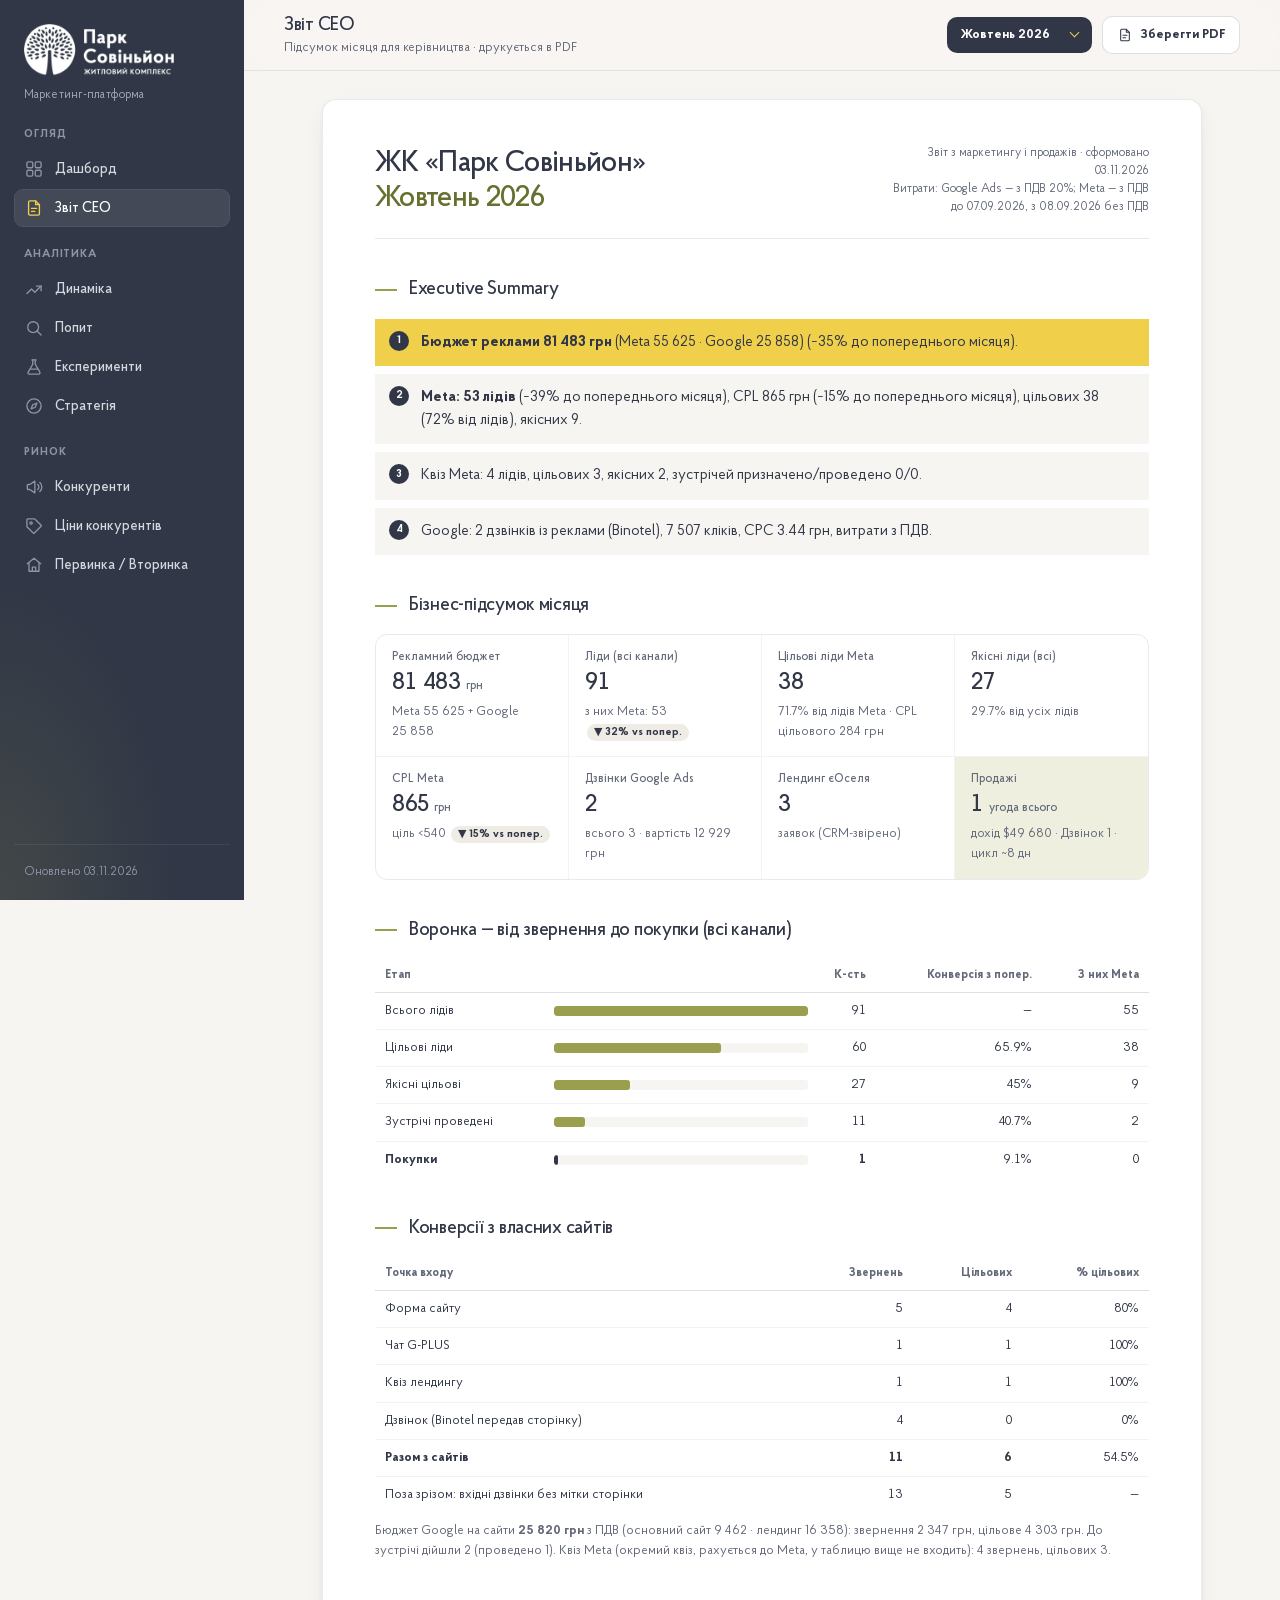
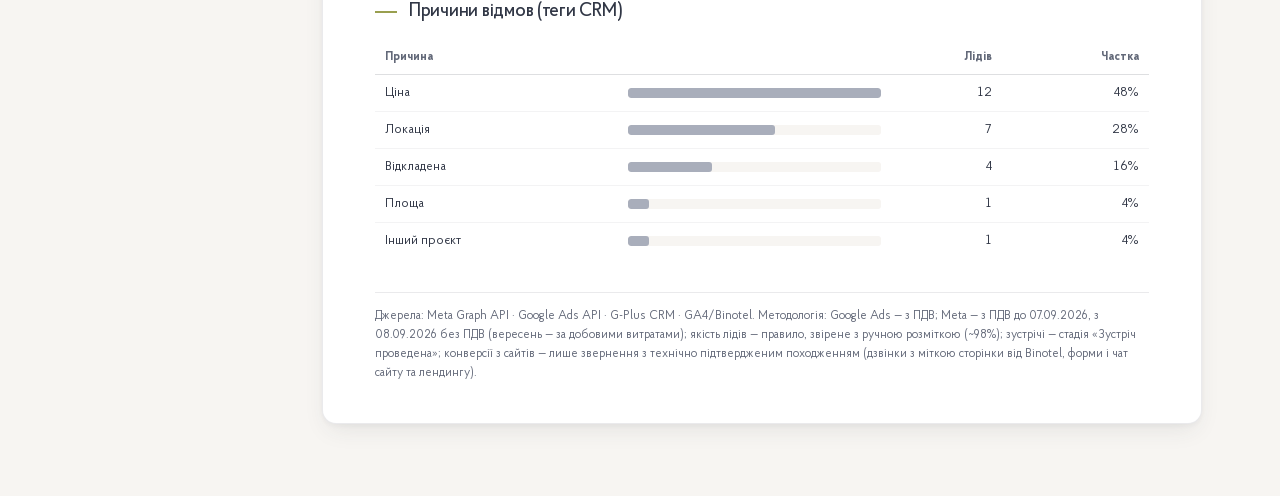
<file: ceo.html>
<!DOCTYPE html><html lang="uk"><head><meta charset="utf-8"><meta name="viewport" content="width=device-width,initial-scale=1"><meta name="robots" content="noindex,nofollow"><meta name="referrer" content="strict-origin-when-cross-origin"><meta name="theme-color" content="#313746"><title>Звіт CEO · Парк Совіньйон</title><link rel="icon" type="image/svg+xml" href="favicon.svg"><link rel="preload" href="fonts/ProbaPro-Medium.woff2" as="font" type="font/woff2" crossorigin><link rel="preload" href="fonts/ProbaPro-Regular.woff2" as="font" type="font/woff2" crossorigin><link rel="stylesheet" href="ps.css">
<style>
/* ── Звіт CEO: сторінка-документ (система — ps.css) ── */
.sheet{max-width:880px;margin:0 auto;background:#fff;border:1px solid var(--line);border-radius:var(--r);box-shadow:var(--sh-2);padding:44px 52px 40px}
@media (max-width:700px){.sheet{padding:24px 18px 28px;border-radius:12px}}
.cover{display:flex;justify-content:space-between;align-items:flex-end;gap:20px;padding-bottom:22px;border-bottom:1px solid var(--line)}
.cover h1{margin:0;font-size:30px;font-weight:500;letter-spacing:var(--tr-h1);line-height:1.15;text-wrap:balance}
.cover h1 span{display:block;color:var(--olive-d)}
.cover .meta{font-size:var(--fs-xs);color:var(--gray);text-align:right;line-height:1.5;max-width:270px}
@media (max-width:700px){.cover{flex-direction:column;align-items:flex-start}.cover .meta{text-align:left}.cover h1{font-size:24px}}
.sheet h2{display:flex;align-items:center;gap:12px;font-size:19px;font-weight:500;letter-spacing:var(--tr-head);margin:36px 0 14px;padding:0;border:0}
.sheet h2::before{content:"";flex:0 0 22px;height:2px;background:var(--olive)}
.es{position:relative;padding:12px 16px 12px 46px;margin-bottom:8px;font-size:var(--fs-body);line-height:1.55;background:var(--cream);counter-increment:es}
.es::before{content:counter(es);position:absolute;left:14px;top:12px;width:20px;height:20px;border-radius:50%;background:var(--navy);color:#fff;font-size:11px;font-weight:600;display:flex;align-items:center;justify-content:center}
.ess{counter-reset:es}
.es:first-child{background:var(--yellow)}
.es:first-child::before{background:var(--navy)}
.kp{display:grid;grid-template-columns:repeat(4,minmax(0,1fr));border:1px solid var(--line);border-radius:12px;overflow:hidden}
@media (max-width:700px){.kp{grid-template-columns:1fr 1fr}}
.k{padding:14px 16px;border-right:1px solid var(--line-soft);border-bottom:1px solid var(--line-soft);min-width:0}
.k:nth-child(4n){border-right:0}.k:nth-last-child(-n+4){border-bottom:0}
@media (max-width:700px){.k:nth-child(4n){border-right:1px solid var(--line-soft)}.k:nth-child(2n){border-right:0}.k:nth-last-child(-n+4){border-bottom:1px solid var(--line-soft)}.k:nth-last-child(-n+2){border-bottom:0}}
.k .l{font-size:var(--fs-xs);color:var(--gray);font-weight:500;line-height:1.35}
.k .v{font-size:24px;font-weight:500;letter-spacing:var(--tr-num);margin-top:4px;line-height:1.15;font-variant-numeric:tabular-nums}
.k .v small{font-size:var(--fs-xs);color:var(--gray);font-weight:500;letter-spacing:0}
.k .s{font-size:var(--fs-xs);color:var(--gray);margin-top:5px;line-height:1.45}
.k .s small{display:inline-block;font-size:11px;font-weight:600;color:var(--navy);background:var(--cream-2);border-radius:999px;padding:0 7px;margin-left:2px}
.k.hl{background:var(--olive-t)}
.sheet table{width:100%;border-collapse:collapse;font-size:var(--fs-sm);margin:4px 0}
.sheet th{text-align:left;color:var(--gray);font-weight:600;font-size:var(--fs-xs);padding:8px 10px;border-bottom:1px solid var(--line-2)}
.sheet td{padding:9px 10px;border-bottom:1px solid var(--line-soft);font-variant-numeric:tabular-nums}
.sheet td.n,.sheet th.n{text-align:right}
.sheet tr:last-child td{border-bottom:0}
.sheet td.bc{width:34%;padding-right:0}
.bt{height:10px;background:var(--cream);border-radius:3px;overflow:hidden}
.bt i{display:block;height:100%;background:var(--olive);border-radius:3px}
.bt.dk i{background:var(--navy)}.bt.rj i{background:var(--gray-3)}
.sheet ul{list-style:none;margin:0;padding:0}
.sheet li{position:relative;padding:8px 0 8px 20px;font-size:var(--fs-body);line-height:1.5;border-bottom:1px solid var(--line-soft)}
.sheet li:last-child{border-bottom:0}
.sheet li::before{content:"";position:absolute;left:3px;top:16px;width:7px;height:7px;border-radius:2px;background:var(--olive)}
.plans{background:var(--yellow);padding:6px 20px 8px}
.plans li{border-bottom-color:rgba(49,55,70,.12)}.plans li::before{background:var(--navy)}
.sheet .s{font-size:var(--fs-sm);color:var(--gray);line-height:1.55}
.foot{margin-top:32px;padding-top:14px;border-top:1px solid var(--line);color:var(--gray);font-size:var(--fs-xs);line-height:1.6}
.top-r .btn .ic{width:16px;height:16px}
@media print{
 .sheet{max-width:100%;padding:0;border:0;box-shadow:none;border-radius:0}
 .sheet h2{break-after:avoid} .k,.es,tr,.plans li{break-inside:avoid}
 .es,.plans,.k.hl,.bt,.bt i{-webkit-print-color-adjust:exact;print-color-adjust:exact}
 @page{size:A4;margin:14mm 12mm}
}
</style>
</head><body><a class="skip" href="#content">Перейти до змісту</a><div class="app"><aside class="side" id="side" aria-label="Розділи дашборда"><a class="side-logo" href="index.html" aria-label="Парк Совіньйон — на головну"><img src="img/ui/logo-white.webp" width="180" height="62" alt="Парк Совіньйон"></a><div class="side-cap">Маркетинг-платформа</div><nav class="side-nav"><div class="nv-g"><div class="nv-gt">Огляд</div><a class="nv" href="index.html"><svg class="ic" viewBox="0 0 24 24" width="20" height="20" fill="none" stroke="currentColor" stroke-width="1.6" stroke-linecap="round" stroke-linejoin="round" aria-hidden="true"><rect x="3.5" y="3.5" width="7" height="7" rx="1.5"/><rect x="13.5" y="3.5" width="7" height="7" rx="1.5"/><rect x="3.5" y="13.5" width="7" height="7" rx="1.5"/><rect x="13.5" y="13.5" width="7" height="7" rx="1.5"/></svg><span>Дашборд</span></a><a class="nv on" href="ceo.html" aria-current="page"><svg class="ic" viewBox="0 0 24 24" width="20" height="20" fill="none" stroke="currentColor" stroke-width="1.6" stroke-linecap="round" stroke-linejoin="round" aria-hidden="true"><path d="M14 3.5H7a1.5 1.5 0 0 0-1.5 1.5v14A1.5 1.5 0 0 0 7 20.5h10a1.5 1.5 0 0 0 1.5-1.5V8z"/><path d="M14 3.5V8h4.5"/><path d="M9 12.5h6M9 16h4"/></svg><span>Звіт CEO</span></a></div><div class="nv-g"><div class="nv-gt">Аналітика</div><a class="nv" href="trends.html"><svg class="ic" viewBox="0 0 24 24" width="20" height="20" fill="none" stroke="currentColor" stroke-width="1.6" stroke-linecap="round" stroke-linejoin="round" aria-hidden="true"><path d="M3.5 17.5l5.5-5.5 4 4 7.5-7.5"/><path d="M15 8.5h5.5V14"/></svg><span>Динаміка</span></a><a class="nv" href="demand.html"><svg class="ic" viewBox="0 0 24 24" width="20" height="20" fill="none" stroke="currentColor" stroke-width="1.6" stroke-linecap="round" stroke-linejoin="round" aria-hidden="true"><circle cx="11" cy="11" r="6.5"/><path d="M20.5 20.5l-4.9-4.9"/></svg><span>Попит</span></a><a class="nv" href="experiments.html"><svg class="ic" viewBox="0 0 24 24" width="20" height="20" fill="none" stroke="currentColor" stroke-width="1.6" stroke-linecap="round" stroke-linejoin="round" aria-hidden="true"><path d="M9.5 3.5h5"/><path d="M10.5 3.5v5.2L5 18.2a1.5 1.5 0 0 0 1.3 2.3h11.4a1.5 1.5 0 0 0 1.3-2.3l-5.5-9.5V3.5"/><path d="M7.5 14.5h9"/></svg><span>Експерименти</span></a><a class="nv" href="strategy.html"><svg class="ic" viewBox="0 0 24 24" width="20" height="20" fill="none" stroke="currentColor" stroke-width="1.6" stroke-linecap="round" stroke-linejoin="round" aria-hidden="true"><circle cx="12" cy="12" r="8.5"/><path d="M15.5 8.5l-2 5-5 2 2-5z"/></svg><span>Стратегія</span></a></div><div class="nv-g"><div class="nv-gt">Ринок</div><a class="nv" href="competitors.html"><svg class="ic" viewBox="0 0 24 24" width="20" height="20" fill="none" stroke="currentColor" stroke-width="1.6" stroke-linecap="round" stroke-linejoin="round" aria-hidden="true"><path d="M4 10v4a1 1 0 0 0 1 1h2l6 4V5L7 9H5a1 1 0 0 0-1 1z"/><path d="M16.5 9a4 4 0 0 1 0 6"/><path d="M19 6.5a7.5 7.5 0 0 1 0 11"/></svg><span>Конкуренти</span></a><a class="nv" href="prices.html"><svg class="ic" viewBox="0 0 24 24" width="20" height="20" fill="none" stroke="currentColor" stroke-width="1.6" stroke-linecap="round" stroke-linejoin="round" aria-hidden="true"><path d="M3.5 12.6V4.5a1 1 0 0 1 1-1h8.1a1 1 0 0 1 .7.3l7.2 7.2a1 1 0 0 1 0 1.4l-8.1 8.1a1 1 0 0 1-1.4 0l-7.2-7.2a1 1 0 0 1-.3-.7z"/><circle cx="8.5" cy="8.5" r="1.4"/></svg><span>Ціни конкурентів</span></a><a class="nv" href="own_market.html"><svg class="ic" viewBox="0 0 24 24" width="20" height="20" fill="none" stroke="currentColor" stroke-width="1.6" stroke-linecap="round" stroke-linejoin="round" aria-hidden="true"><path d="M4 10.5L12 4l8 6.5"/><path d="M6 9v10.5h12V9"/><path d="M10 19.5v-5h4v5"/></svg><span>Первинка / Вторинка</span></a></div></nav><div class="side-ft">Оновлено 03.11.2026</div></aside><div class="scrim" id="scrim" hidden></div><div class="main"><header class="top"><button class="burger" id="burger" type="button" aria-label="Меню" aria-controls="side" aria-expanded="false"><svg class="ic" viewBox="0 0 24 24" width="20" height="20" fill="none" stroke="currentColor" stroke-width="1.6" stroke-linecap="round" stroke-linejoin="round" aria-hidden="true"><path d="M4 7h16M4 12h16M4 17h16"/></svg></button><div class="top-t"><h1 class="top-h">Звіт CEO</h1><p class="top-sub">Підсумок місяця для керівництва · друкується в PDF</p></div><div class="top-r"><label class="msel"><span class="sr">Місяць</span><select id="msel"></select></label><button class="btn" type="button" id="printBtn"><svg class="ic" viewBox="0 0 24 24" width="20" height="20" fill="none" stroke="currentColor" stroke-width="1.6" stroke-linecap="round" stroke-linejoin="round" aria-hidden="true"><path d="M14 3.5H7a1.5 1.5 0 0 0-1.5 1.5v14A1.5 1.5 0 0 0 7 20.5h10a1.5 1.5 0 0 0 1.5-1.5V8z"/><path d="M14 3.5V8h4.5"/><path d="M9 12.5h6M9 16h4"/></svg>Зберегти PDF</button></div></header><div id="content">
<main class="pg"><article class="sheet" id="pg"></article></main></div></div></div><script>(function(){var b=document.getElementById("burger"),s=document.getElementById("side"),r=document.getElementById("scrim");function t(o){s.classList.toggle("open",o);r.hidden=!o;b.setAttribute("aria-expanded",o);document.body.classList.toggle("lock",o)}b.addEventListener("click",function(){t(!s.classList.contains("open"))});r.addEventListener("click",function(){t(false)});document.addEventListener("keydown",function(e){if(e.key==="Escape")t(false)})})();</script>
<script>
const DATA={"months": ["2025-11", "2025-12", "2026-01", "2026-02", "2026-03", "2026-04", "2026-05", "2026-06", "2026-07", "2026-08", "2026-09", "2026-10"], "labels": {"2025-11": "Листопад 2025", "2025-12": "Грудень 2025", "2026-01": "Січень 2026", "2026-02": "Лютий 2026", "2026-03": "Березень 2026", "2026-04": "Квітень 2026", "2026-05": "Травень 2026", "2026-06": "Червень 2026", "2026-07": "Липень 2026", "2026-08": "Серпень 2026", "2026-09": "Вересень 2026", "2026-10": "Жовтень 2026", "2026-11": "Листопад 2026"}, "d": {"2025-11": {"spend_meta": 50896, "leads": 118, "cpl": 347, "lf": 40860, "gspend": 46825, "gcpc": 1.01, "vl": "з ПДВ", "total": 177, "green": 25, "celev": 69, "gcalls": 15, "gads": 13, "rej": {"Локація": 8, "Ціна": 26, "Інше місто": 8, "Відкладена": 4, "Площа": 2, "Інший проєкт": 3}, "apt": 2, "rev": 161079, "dsrc": {"Візит": 2}, "meta_n": 0, "meta_rev": 0, "cyc": 86, "landing": 0, "funnel": {"total": 177, "target": 102, "qual": 25, "meet": 20, "deal": 2}, "fmeta": {"total": 118, "target": 69, "qual": 5, "meet": 2, "deal": 0}, "site": {"total": 15, "target": 9, "calls": 0, "calls_ads": 0, "calls_t": 0, "forms": 15, "forms_t": 9, "by": {"Чат G-PLUS": {"n": 3, "t": 0}, "Зворотний зв'язок": {"n": 1, "t": 1}, "Форма сайту": {"n": 11, "t": 8}}, "meet4": 1, "meet5": 1, "untracked": 30, "untracked_t": 11, "cost_main": 46803, "cost_land": 0, "cost": 46803, "n_main": 15, "n_land": 0, "t_main": 9, "t_land": 0, "cpl": 3120, "cpl_t": 5200, "cpl_main": 3120, "cpl_land": 0, "quiz": {"n": 0, "t": 0, "meet4": 0, "meet5": 0}, "land_attr": {}, "ads_n": 3, "ads_t": 2, "cpl_ads": 15601, "cpl_ads_t": 23402}, "ins": {"summary": ["<b>Бюджет реклами 97 721 грн</b> (Meta 50 896 · Google 46 825).", "<b>Meta: 118 лідів</b>, CPL 347 грн, цільових 69 (58% від лідів), якісних 5.", "Google: 13 дзвінків із реклами (Binotel), 46 625 кліків, CPC 1.01 грн, витрати з ПДВ.", "Сайти й лендинг: 15 звернень (основний сайт 15, лендинг єОселя 0), цільових 9; дзвінки без мітки сторінки поза зрізом: 30.", "<b>Лідів усього (Meta + квіз + сайти + лендинг): 133</b>; у CRM за місяць 177 звернень, якісних 25.", "<b>Продажі: 2 угод на $161 079</b>."], "auto": true}}, "2025-12": {"spend_meta": 63548, "leads": 113, "cpl": 422, "lf": 47700, "gspend": 58069, "gcpc": 0.92, "vl": "з ПДВ", "total": 151, "green": 18, "celev": 64, "gcalls": 16, "gads": 12, "rej": {"Ціна": 9, "Локація": 5, "Площа": 2, "Відкладена": 9, "Інше місто": 13, "Чекає будинок": 1}, "apt": 1, "rev": 67800, "dsrc": {"Дзвінок": 1}, "meta_n": 0, "meta_rev": 0, "cyc": 48, "landing": 0, "funnel": {"total": 151, "target": 85, "qual": 18, "meet": 9, "deal": 1}, "fmeta": {"total": 113, "target": 64, "qual": 11, "meet": 2, "deal": 0}, "site": {"total": 8, "target": 6, "calls": 0, "calls_ads": 0, "calls_t": 0, "forms": 8, "forms_t": 6, "by": {"Чат G-PLUS": {"n": 2, "t": 1}, "Форма сайту": {"n": 5, "t": 4}, "Зворотний зв'язок": {"n": 1, "t": 1}}, "meet4": 0, "meet5": 0, "untracked": 25, "untracked_t": 10, "cost_main": 58069, "cost_land": 0, "cost": 58069, "n_main": 8, "n_land": 0, "t_main": 6, "t_land": 0, "cpl": 7259, "cpl_t": 9678, "cpl_main": 7259, "cpl_land": 0, "quiz": {"n": 0, "t": 0, "meet4": 0, "meet5": 0}, "land_attr": {}, "ads_n": 0, "ads_t": 0, "cpl_ads": 0, "cpl_ads_t": 0}, "ins": {"summary": ["<b>Бюджет реклами 121 618 грн</b> (Meta 63 548 · Google 58 069) (+24% до попереднього місяця).", "<b>Meta: 113 лідів</b> (−4% до попереднього місяця), CPL 422 грн (+22% до попереднього місяця), цільових 64 (57% від лідів), якісних 11.", "Google: 12 дзвінків із реклами (Binotel), 62 948 кліків, CPC 0.92 грн, витрати з ПДВ.", "Сайти й лендинг: 8 звернень (основний сайт 8, лендинг єОселя 0), цільових 6; дзвінки без мітки сторінки поза зрізом: 25.", "<b>Лідів усього (Meta + квіз + сайти + лендинг): 121</b>; у CRM за місяць 151 звернень, якісних 18.", "<b>Продажі: 1 угод на $67 800</b>.", "Інтерес до «купити квартиру в Одесі» (Google Trends, індекс): 53 (−15% до попереднього місяця)."], "auto": true}}, "2026-01": {"spend_meta": 66332, "leads": 110, "cpl": 451, "lf": 49597, "gspend": 41370, "gcpc": 0.67, "vl": "з ПДВ", "total": 145, "green": 20, "celev": 61, "gcalls": 7, "gads": 6, "rej": {"Локація": 9, "Інше місто": 14, "Ціна": 9, "Відкладена": 7}, "apt": 0, "rev": 0, "dsrc": {}, "meta_n": 0, "meta_rev": 0, "cyc": null, "landing": 0, "funnel": {"total": 145, "target": 84, "qual": 20, "meet": 14, "deal": 0}, "fmeta": {"total": 108, "target": 61, "qual": 8, "meet": 3, "deal": 0}, "site": {"total": 9, "target": 5, "calls": 0, "calls_ads": 0, "calls_t": 0, "forms": 9, "forms_t": 5, "by": {"Форма сайту": {"n": 6, "t": 3}, "Чат G-PLUS": {"n": 2, "t": 1}, "Зворотний зв'язок": {"n": 1, "t": 1}}, "meet4": 0, "meet5": 0, "untracked": 22, "untracked_t": 12, "cost_main": 41356, "cost_land": 0, "cost": 41356, "n_main": 9, "n_land": 0, "t_main": 5, "t_land": 0, "cpl": 4595, "cpl_t": 8271, "cpl_main": 4595, "cpl_land": 0, "quiz": {"n": 0, "t": 0, "meet4": 0, "meet5": 0}, "land_attr": {}, "ads_n": 2, "ads_t": 0, "cpl_ads": 20678, "cpl_ads_t": 0}, "ins": {"summary": ["<b>Бюджет реклами 107 702 грн</b> (Meta 66 332 · Google 41 370) (−11% до попереднього місяця).", "<b>Meta: 110 лідів</b> (−3% до попереднього місяця), CPL 451 грн (+7% до попереднього місяця), цільових 61 (55% від лідів), якісних 8.", "Google: 6 дзвінків із реклами (Binotel), 61 776 кліків, CPC 0.67 грн, витрати з ПДВ.", "Сайти й лендинг: 9 звернень (основний сайт 9, лендинг єОселя 0), цільових 5; дзвінки без мітки сторінки поза зрізом: 22.", "<b>Лідів усього (Meta + квіз + сайти + лендинг): 119</b>; у CRM за місяць 145 звернень, якісних 20.", "<b>Продажі: 0 угод</b>.", "Інтерес до «купити квартиру в Одесі» (Google Trends, індекс): 55 (+3% до попереднього місяця)."], "auto": true}}, "2026-02": {"spend_meta": 68509, "leads": 140, "cpl": 382, "lf": 53450, "gspend": 49786, "gcpc": 1.04, "vl": "з ПДВ", "total": 170, "green": 16, "celev": 87, "gcalls": 10, "gads": 8, "rej": {"Ціна": 16, "Інше місто": 14, "Локація": 8, "Площа": 3, "Відкладена": 7}, "apt": 0, "rev": 0, "dsrc": {}, "meta_n": 0, "meta_rev": 0, "cyc": null, "landing": 0, "funnel": {"total": 170, "target": 95, "qual": 16, "meet": 9, "deal": 0}, "fmeta": {"total": 142, "target": 87, "qual": 13, "meet": 6, "deal": 0}, "site": {"total": 11, "target": 3, "calls": 7, "calls_ads": 6, "calls_t": 1, "forms": 4, "forms_t": 2, "by": {"Зворотний зв'язок": {"n": 1, "t": 0}, "Дзвінок": {"n": 7, "t": 1}, "Форма сайту": {"n": 2, "t": 2}, "Чат G-PLUS": {"n": 1, "t": 0}}, "meet4": 1, "meet5": 1, "untracked": 14, "untracked_t": 2, "cost_main": 49742, "cost_land": 0, "cost": 49742, "n_main": 11, "n_land": 0, "t_main": 3, "t_land": 0, "cpl": 4522, "cpl_t": 16581, "cpl_main": 4522, "cpl_land": 0, "quiz": {"n": 0, "t": 0, "meet4": 0, "meet5": 0}, "land_attr": {}, "ads_n": 7, "ads_t": 1, "cpl_ads": 7106, "cpl_ads_t": 49742}, "ins": {"summary": ["<b>Бюджет реклами 118 295 грн</b> (Meta 68 509 · Google 49 786) (+10% до попереднього місяця).", "<b>Meta: 140 лідів</b> (+27% до попереднього місяця), CPL 382 грн (−15% до попереднього місяця), цільових 87 (62% від лідів), якісних 13.", "Google: 8 дзвінків із реклами (Binotel), 47 444 кліків, CPC 1.04 грн, витрати з ПДВ.", "Сайти й лендинг: 11 звернень (основний сайт 11, лендинг єОселя 0), цільових 3; дзвінки без мітки сторінки поза зрізом: 14.", "<b>Лідів усього (Meta + квіз + сайти + лендинг): 151</b>; у CRM за місяць 170 звернень, якісних 16.", "<b>Продажі: 0 угод</b>.", "Інтерес до «купити квартиру в Одесі» (Google Trends, індекс): 52 (−5% до попереднього місяця)."], "auto": true}}, "2026-03": {"spend_meta": 75287, "leads": 139, "cpl": 493, "lf": 68562, "gspend": 60697, "gcpc": 1.58, "vl": "з ПДВ", "total": 208, "green": 31, "celev": 79, "gcalls": 25, "gads": 19, "rej": {"Ціна": 24, "Локація": 11, "Площа": 6, "Інше місто": 2, "Відкладена": 5}, "apt": 1, "rev": 93060, "dsrc": {"Візит": 1}, "meta_n": 0, "meta_rev": 0, "cyc": 22, "landing": 0, "funnel": {"total": 208, "target": 127, "qual": 31, "meet": 21, "deal": 1}, "fmeta": {"total": 139, "target": 79, "qual": 5, "meet": 4, "deal": 0}, "site": {"total": 38, "target": 25, "calls": 15, "calls_ads": 11, "calls_t": 5, "forms": 23, "forms_t": 20, "by": {"Дзвінок": {"n": 15, "t": 5}, "Форма сайту": {"n": 11, "t": 9}, "Зворотний зв'язок": {"n": 7, "t": 6}, "Чат G-PLUS": {"n": 4, "t": 4}, "Квіз лендингу": {"n": 1, "t": 1}}, "meet4": 1, "meet5": 1, "untracked": 19, "untracked_t": 11, "cost_main": 60696, "cost_land": 0, "cost": 60696, "n_main": 37, "n_land": 1, "t_main": 24, "t_land": 1, "cpl": 1597, "cpl_t": 2428, "cpl_main": 1640, "cpl_land": 0, "quiz": {"n": 0, "t": 0, "meet4": 0, "meet5": 0}, "land_attr": {}, "ads_n": 18, "ads_t": 7, "cpl_ads": 3372, "cpl_ads_t": 8671}, "ins": {"done": ["TikTok зупинено — бюджет перерозподілено в Meta і Google", "Lookalike оновлено цільовими лідами березня", "Запущено тестову Messenger-кампанію (перехід у чат)", "Запущено лендинг єОселя з окремою рекламою", "3 угоди в CRM — перші продажі за час відстеження (цикл ліда 2–4 міс)"], "plans": ["Збільшити кампанії з переходом на лендинг", "Оновлення меседжів (посилів) на травень"], "summary": ["<b>Бюджет реклами 135 984 грн</b> (Meta 75 287 · Google 60 697) (+15% до попереднього місяця).", "<b>Meta: 139 лідів</b> (−1% до попереднього місяця), CPL 493 грн (+29% до попереднього місяця), цільових 79 (57% від лідів), якісних 5.", "Google: 19 дзвінків із реклами (Binotel), 38 240 кліків, CPC 1.58 грн, витрати з ПДВ.", "Сайти й лендинг: 38 звернень (основний сайт 37, лендинг єОселя 1), цільових 25; дзвінки без мітки сторінки поза зрізом: 19.", "<b>Лідів усього (Meta + квіз + сайти + лендинг): 177</b>; у CRM за місяць 208 звернень, якісних 31.", "<b>Продажі: 1 угод на $93 060</b>.", "Інтерес до «купити квартиру в Одесі» (Google Trends, індекс): 71 (+35% до попереднього місяця)."], "auto": true}}, "2026-04": {"spend_meta": 77254, "leads": 139, "cpl": 491, "lf": 68144, "gspend": 51709, "gcpc": 1.27, "vl": "з ПДВ", "total": 193, "green": 24, "celev": 68, "gcalls": 10, "gads": 9, "rej": {"Ціна": 21, "Відкладена": 4, "Локація": 2, "Площа": 1, "Інше місто": 1, "Інший проєкт": 2}, "apt": 1, "rev": 72320, "dsrc": {"Візит": 1}, "meta_n": 0, "meta_rev": 0, "cyc": 23, "landing": 11, "funnel": {"total": 193, "target": 102, "qual": 24, "meet": 17, "deal": 1}, "fmeta": {"total": 138, "target": 68, "qual": 9, "meet": 3, "deal": 0}, "site": {"total": 27, "target": 16, "calls": 6, "calls_ads": 5, "calls_t": 4, "forms": 21, "forms_t": 12, "by": {"Квіз лендингу": {"n": 10, "t": 4}, "Зворотний зв'язок": {"n": 3, "t": 2}, "Форма сайту": {"n": 5, "t": 4}, "Дзвінок": {"n": 6, "t": 4}, "Чат G-PLUS": {"n": 3, "t": 2}}, "meet4": 5, "meet5": 4, "untracked": 18, "untracked_t": 8, "cost_main": 42278, "cost_land": 9411, "cost": 51689, "n_main": 17, "n_land": 10, "t_main": 12, "t_land": 4, "cpl": 1914, "cpl_t": 3231, "cpl_main": 2487, "cpl_land": 941, "quiz": {"n": 0, "t": 0, "meet4": 0, "meet5": 0}, "land_attr": {"ga_total": 11, "ga_cpc": 6, "ga_src": {"google / cpc": 6, "tagassistant.google.com / referral": 3, "(direct) / (none)": 2}, "gads_total": 6, "gads_camp": {"NEW_ єОселя 4 области (клик)": 2, "NEW_ єОселя Украина": 4}}, "ads_n": 18, "ads_t": 9, "cpl_ads": 2872, "cpl_ads_t": 5743}, "ins": {"done": ["Вимкнено нестабільний відеоролик єОселя (завищував CPL у кампаніях єОселя та Premium)", "Google: кліки +6% при бюджеті −14,8%, CPC рекорд 1,06 грн", "Працювали кампанії з переходом на лендинг єОселя"], "plans": ["Збільшити кампанії з переходом на лендинг", "Оновлення меседжів (посилів) на травень"], "summary": ["<b>Бюджет реклами 128 963 грн</b> (Meta 77 254 · Google 51 709) (−5% до попереднього місяця).", "<b>Meta: 139 лідів</b> (+0% до попереднього місяця), CPL 491 грн (−0% до попереднього місяця), цільових 68 (49% від лідів), якісних 9.", "Google: 9 дзвінків із реклами (Binotel), 40 524 кліків, CPC 1.27 грн, витрати з ПДВ.", "Сайти й лендинг: 27 звернень (основний сайт 17, лендинг єОселя 10), цільових 16; дзвінки без мітки сторінки поза зрізом: 18.", "<b>Лідів усього (Meta + квіз + сайти + лендинг): 166</b>; у CRM за місяць 193 звернень, якісних 24.", "<b>Продажі: 1 угод на $72 320</b>.", "Інтерес до «купити квартиру в Одесі» (Google Trends, індекс): 62 (−12% до попереднього місяця)."], "auto": true}}, "2026-05": {"spend_meta": 89645, "leads": 142, "cpl": 529, "lf": 75072, "gspend": 58942, "gcpc": 0.83, "vl": "з ПДВ", "total": 205, "green": 18, "celev": 81, "gcalls": 16, "gads": 16, "rej": {"Інше місто": 2, "Ціна": 26, "Площа": 4, "Локація": 8, "Відкладена": 2}, "apt": 0, "rev": 0, "dsrc": {}, "meta_n": 0, "meta_rev": 0, "cyc": null, "landing": 14, "funnel": {"total": 205, "target": 107, "qual": 18, "meet": 13, "deal": 0}, "fmeta": {"total": 144, "target": 81, "qual": 4, "meet": 1, "deal": 0}, "site": {"total": 36, "target": 10, "calls": 16, "calls_ads": 15, "calls_t": 0, "forms": 20, "forms_t": 10, "by": {"Квіз лендингу": {"n": 13, "t": 6}, "Форма сайту": {"n": 4, "t": 1}, "Дзвінок": {"n": 16, "t": 0}, "Чат G-PLUS": {"n": 2, "t": 2}, "Зворотний зв'язок": {"n": 1, "t": 1}}, "meet4": 0, "meet5": 0, "untracked": 12, "untracked_t": 5, "cost_main": 37942, "cost_land": 20842, "cost": 58784, "n_main": 23, "n_land": 13, "t_main": 4, "t_land": 6, "cpl": 1633, "cpl_t": 5878, "cpl_main": 1650, "cpl_land": 1603, "quiz": {"n": 0, "t": 0, "meet4": 0, "meet5": 0}, "land_attr": {"ga_total": 14, "ga_cpc": 11, "ga_src": {"google / cpc": 11, "eventsmanager.facebook.com / referral": 3}, "gads_total": 11, "gads_camp": {"NEW_ Покупка Квартир в Одессе гео Украина": 1, "NEW_ єОселя Одесса": 3, "NEW_ єОселя 4 области (клик)": 3, "NEW_ єОселя Украина": 4}}, "ads_n": 29, "ads_t": 7, "cpl_ads": 2027, "cpl_ads_t": 8398}, "ins": {"done": ["Запущено нову кампанію на аудиторію мілтех/IT", "Зупинено Messenger-тест (2 ліди з 32 переписок — формат не конвертує)", "Google CPC — новий рекорд 0,69 грн"], "plans": ["Звузити географію для Meta і Google", "Оновити лендинг та підхід до креативу", "Розкрити цінність «Парк Совіньйон» у креативі", "Перерозподілити бюджет на дві Lookalike-кампанії", "Оновити аудиторію відеокампаній", "Розглянути вказання вартості за м² у формі"], "summary": ["<b>Бюджет реклами 148 586 грн</b> (Meta 89 645 · Google 58 942) (+15% до попереднього місяця).", "<b>Meta: 142 лідів</b> (+2% до попереднього місяця), CPL 529 грн (+8% до попереднього місяця), цільових 81 (57% від лідів), якісних 4.", "Google: 16 дзвінків із реклами (Binotel), 71 315 кліків, CPC 0.83 грн, витрати з ПДВ.", "Сайти й лендинг: 36 звернень (основний сайт 23, лендинг єОселя 13), цільових 10; дзвінки без мітки сторінки поза зрізом: 12.", "<b>Лідів усього (Meta + квіз + сайти + лендинг): 178</b>; у CRM за місяць 205 звернень, якісних 18.", "<b>Продажі: 0 угод</b>.", "Інтерес до «купити квартиру в Одесі» (Google Trends, індекс): 73 (+18% до попереднього місяця)."], "auto": true}}, "2026-06": {"spend_meta": 66377, "leads": 109, "cpl": 574, "lf": 62472, "gspend": 43702, "gcpc": 0.85, "vl": "з ПДВ", "total": 149, "green": 23, "celev": 65, "gcalls": 11, "gads": 9, "rej": {"Локація": 3, "Ціна": 8, "Відкладена": 1, "Площа": 5, "Інший проєкт": 1}, "apt": 4, "rev": 282848, "dsrc": {"OLX": 1, "Візит": 1, "Meta": 2}, "meta_n": 2, "meta_rev": 117767, "cyc": 75, "landing": 2, "funnel": {"total": 149, "target": 86, "qual": 23, "meet": 11, "deal": 4}, "fmeta": {"total": 109, "target": 65, "qual": 9, "meet": 3, "deal": 2}, "site": {"total": 23, "target": 10, "calls": 11, "calls_ads": 9, "calls_t": 1, "forms": 12, "forms_t": 9, "by": {"Форма сайту": {"n": 3, "t": 2}, "Зворотний зв'язок": {"n": 5, "t": 5}, "Дзвінок": {"n": 11, "t": 1}, "Квіз лендингу": {"n": 2, "t": 1}, "Чат G-PLUS": {"n": 2, "t": 1}}, "meet4": 5, "meet5": 4, "untracked": 14, "untracked_t": 8, "cost_main": 33767, "cost_land": 9853, "cost": 43620, "n_main": 21, "n_land": 2, "t_main": 9, "t_land": 1, "cpl": 1897, "cpl_t": 4362, "cpl_main": 1608, "cpl_land": 4926, "quiz": {"n": 0, "t": 0, "meet4": 0, "meet5": 0}, "land_attr": {"ga_total": 1, "ga_cpc": 1, "ga_src": {"google / cpc": 1}, "gads_total": 1, "gads_camp": {"NEW_ єОселя 4 области (клик)": 1}}, "ads_n": 11, "ads_t": 1, "cpl_ads": 3965, "cpl_ads_t": 43620}, "ins": {"summary": ["<b>Продажі: 4 угоди на $282 848.</b> З реклами — лише 2 (Meta, $117 767, 42% доходу, обидві з кампанії Premium); ще 2 — не з реклами: 1 візит в офіс, 1 OLX.", "Лідів Meta менше: <b>109 vs 142</b> (−23%) — наслідок менших витрат (−26% у $) через затримку з оплатою на початку місяця.", "CPL Meta <b>574 грн</b> (+8,5%): перша половина місяця у нормі, наприкінці подорожчав Premium (тижневий CPL $9–11 → <b>$17</b>) і Lookalike ZARS ($8,7 → <b>$30,6</b>) — адсет зупинено, з 22.06 запущено Lookalike на базі контактів ПС.", "<b>Мета місяця виконана — менше лідів «Дорого»:</b> 7 (6,4% лідів Meta) проти 23 (16,0%) у травні — <b>−70%</b>.", "Менше, але якісніше: якісних 18→<b>23</b> (+28%), Conv2 8,8%→15,4%, зустрічі з Meta 1→3, Conv1 Meta 57%→60% — ймовірно, ефект нових аудиторій і креативів. (Числа за єдиним правилом якості, звіреним із ручною розміткою червня.)", "Одна з двох Meta-угод — лід з листопада 2025 (<b>цикл 234 дні</b>): ліди «дозрівають» місяцями."], "done": ["Виконано більшість травневих планів: звужено гео Google, бюджет перерозподілено на дві Lookalike (LAL ZARS + LAL єОселя), оновлено аудиторію відеокампаній", "Запущено нові креативи: про переваги «Парк Совіньйон» та новий креатив про єОселю", "Кабінет Meta реструктуризовано: одна кампанія PS_Leads з адсетами-аудиторіями (Non-target, Premium, Мілтех/IT, Management/Business, Lookalike)", "Lookalike ZARS зупинено через подорожчання лідів, запущено Lookalike на базі контактів ПС", "НЕ виконано: редизайн лендинга — перенесено, готується на липень"], "plans": ["Редизайн лендинга єОселя (у роботі)", "Оновити аудиторію Lookalike: додати контакти цільових лідів червня", "Оцінити нові адсети-аудиторії (Мілтех/IT, Management/Business, LAL) за повний місяць"]}}, "2026-07": {"spend_meta": 62480, "leads": 119, "cpl": 499, "lf": 59358, "gspend": 50567, "gcpc": 0.79, "vl": "з ПДВ", "total": 167, "green": 31, "celev": 59, "gcalls": 15, "gads": 12, "rej": {"Ціна": 9, "Площа": 4, "Інший проєкт": 1, "Відкладена": 1, "Локація": 6}, "apt": 3, "rev": 139854, "dsrc": {"Дзвінок": 2, "Ріелтор": 1}, "meta_n": 0, "meta_rev": 0, "cyc": 224, "landing": 3, "funnel": {"total": 167, "target": 84, "qual": 31, "meet": 15, "deal": 3}, "fmeta": {"total": 118, "target": 59, "qual": 14, "meet": 6, "deal": 0}, "site": {"total": 22, "target": 10, "calls": 12, "calls_ads": 11, "calls_t": 3, "forms": 10, "forms_t": 7, "by": {"Чат G-PLUS": {"n": 2, "t": 2}, "Зворотний зв'язок": {"n": 3, "t": 1}, "Дзвінок": {"n": 12, "t": 3}, "Квіз лендингу": {"n": 3, "t": 2}, "Форма сайту": {"n": 2, "t": 2}}, "meet4": 1, "meet5": 1, "untracked": 19, "untracked_t": 8, "cost_main": 39734, "cost_land": 10733, "cost": 50467, "n_main": 19, "n_land": 3, "t_main": 8, "t_land": 2, "cpl": 2294, "cpl_t": 5047, "cpl_main": 2091, "cpl_land": 3578, "quiz": {"n": 0, "t": 0, "meet4": 0, "meet5": 0}, "land_attr": {"ga_total": 3, "ga_cpc": 3, "ga_src": {"google / cpc": 3}, "gads_total": 3, "gads_camp": {"NEW_ єОселя Одесса": 1, "NEW_ єОселя 4 области (клик)": 2}}, "ads_n": 15, "ads_t": 5, "cpl_ads": 3364, "cpl_ads_t": 10093}, "ins": {"summary": ["<b>Бюджет реклами 113 047 грн</b> (Meta 62 480 · Google 50 567) (+3% до попереднього місяця).", "<b>Meta: 119 лідів</b> (+9% до попереднього місяця), CPL 499 грн (−13% до попереднього місяця), цільових 59 (50% від лідів), якісних 14.", "Google: 12 дзвінків із реклами (Binotel), 64 253 кліків, CPC 0.79 грн, витрати з ПДВ.", "Сайти й лендинг: 22 звернень (основний сайт 19, лендинг єОселя 3), цільових 10; дзвінки без мітки сторінки поза зрізом: 19.", "<b>Лідів усього (Meta + квіз + сайти + лендинг): 141</b>; у CRM за місяць 167 звернень, якісних 31.", "<b>Продажі: 3 угод на $139 854</b>.", "Інтерес до «купити квартиру в Одесі» (Google Trends, індекс): 72 (+0% до попереднього місяця)."], "auto": true}}, "2026-08": {"spend_meta": 73730, "leads": 100, "cpl": 689, "lf": 68893, "gspend": 49078, "gcpc": 0.8, "vl": "з ПДВ", "total": 157, "green": 30, "celev": 63, "gcalls": 16, "gads": 14, "rej": {"Відкладена": 4, "Ціна": 16, "Локація": 7, "Площа": 7}, "apt": 4, "rev": 207384, "dsrc": {"Дзвінок": 1, "Візит": 2, "Meta": 1}, "meta_n": 1, "meta_rev": 45231, "cyc": 60, "landing": 3, "funnel": {"total": 157, "target": 96, "qual": 30, "meet": 14, "deal": 4}, "fmeta": {"total": 101, "target": 63, "qual": 14, "meet": 4, "deal": 1}, "site": {"total": 32, "target": 17, "calls": 13, "calls_ads": 13, "calls_t": 3, "forms": 19, "forms_t": 14, "by": {"Дзвінок": {"n": 13, "t": 3}, "Квіз лендингу": {"n": 4, "t": 3}, "Форма сайту": {"n": 6, "t": 3}, "Чат G-PLUS": {"n": 6, "t": 6}, "Зворотний зв'язок": {"n": 3, "t": 2}}, "meet4": 1, "meet5": 0, "untracked": 15, "untracked_t": 7, "cost_main": 37854, "cost_land": 11075, "cost": 48929, "n_main": 28, "n_land": 4, "t_main": 14, "t_land": 3, "cpl": 1529, "cpl_t": 2878, "cpl_main": 1352, "cpl_land": 2769, "quiz": {"n": 0, "t": 0, "meet4": 0, "meet5": 0}, "land_attr": {"ga_total": 3, "ga_cpc": 3, "ga_src": {"google / cpc": 3}, "gads_total": 3, "gads_camp": {"NEW_ єОселя Одесса": 1, "NEW_ єОселя Украина": 1, "В_Видеокампания єОселя гео Одесса": 1}}, "ads_n": 22, "ads_t": 11, "cpl_ads": 2224, "cpl_ads_t": 4448}, "ins": {"summary": ["<b>Бюджет реклами 122 808 грн</b> (Meta 73 730 · Google 49 078) (+9% до попереднього місяця).", "<b>Meta: 100 лідів</b> (−16% до попереднього місяця), CPL 689 грн (+38% до попереднього місяця), цільових 63 (63% від лідів), якісних 14.", "Google: 14 дзвінків із реклами (Binotel), 61 074 кліків, CPC 0.80 грн, витрати з ПДВ.", "Сайти й лендинг: 32 звернень (основний сайт 28, лендинг єОселя 4), цільових 17; дзвінки без мітки сторінки поза зрізом: 15.", "<b>Лідів усього (Meta + квіз + сайти + лендинг): 132</b>; у CRM за місяць 157 звернень, якісних 30.", "<b>Продажі: 4 угод на $207 384</b>, з Meta 1.", "Інтерес до «купити квартиру в Одесі» (Google Trends, індекс): 64 (−12% до попереднього місяця)."], "auto": true}}, "2026-09": {"spend_meta": 92403, "leads": 87, "cpl": 1016, "lf": 62373, "gspend": 33103, "gcpc": 1.31, "vl": "ПДВ до 07.09", "total": 134, "green": 19, "celev": 58, "gcalls": 6, "gads": 5, "rej": {"Площа": 7, "Ціна": 14, "Чекає будинок": 1, "Локація": 11, "Інший проєкт": 2, "Відкладена": 1}, "apt": 0, "rev": 0, "dsrc": {}, "meta_n": 0, "meta_rev": 0, "cyc": null, "landing": 11, "funnel": {"total": 134, "target": 91, "qual": 19, "meet": 9, "deal": 0}, "fmeta": {"total": 87, "target": 58, "qual": 4, "meet": 0, "deal": 0}, "site": {"total": 15, "target": 9, "calls": 4, "calls_ads": 3, "calls_t": 0, "forms": 11, "forms_t": 9, "by": {"Дзвінок": {"n": 4, "t": 0}, "Квіз лендингу": {"n": 8, "t": 7}, "Чат G-PLUS": {"n": 1, "t": 1}, "Форма сайту": {"n": 1, "t": 1}, "Зворотний зв'язок": {"n": 1, "t": 0}}, "meet4": 0, "meet5": 0, "untracked": 10, "untracked_t": 7, "cost_main": 22675, "cost_land": 10413, "cost": 33088, "n_main": 7, "n_land": 8, "t_main": 2, "t_land": 7, "cpl": 2206, "cpl_t": 3676, "cpl_main": 3239, "cpl_land": 1302, "quiz": {"n": 15, "t": 10, "meet4": 1, "meet5": 1}, "land_attr": {"ga_total": 10, "ga_cpc": 8, "ga_src": {"google / cpc": 8, "(direct) / (none)": 2}, "gads_total": 7, "gads_camp": {"NEW_ Покупка Новостроек в Одессе": 1, "PMax охватная": 2, "PMax GMB": 1, "NEW_ єОселя 4 области (клик)": 1, "NEW_ Поиск Совиньон радиус 10км": 2}}, "ads_n": 12, "ads_t": 8, "cpl_ads": 2757, "cpl_ads_t": 4136}, "ins": {"summary": ["<b>Бюджет реклами 125 506 грн</b> (Meta 92 403 · Google 33 103) (+2% до попереднього місяця). Для Meta з 08.09.2026 без ПДВ — порівняння з попередніми місяцями спотворене (≈ −17%).", "<b>Meta: 87 лідів</b> (−13% до попереднього місяця), CPL 1 016 грн (+47% до попереднього місяця), цільових 58 (67% від лідів), якісних 4.", "Квіз Meta: 15 лідів, цільових 10, якісних 4, зустрічей призначено/проведено 1/1.", "Google: 5 дзвінків із реклами (Binotel), 25 388 кліків, CPC 1.31 грн, витрати з ПДВ.", "Сайти й лендинг: 15 звернень (основний сайт 7, лендинг єОселя 8), цільових 9; дзвінки без мітки сторінки поза зрізом: 10.", "<b>Лідів усього (Meta + квіз + сайти + лендинг): 117</b>; у CRM за місяць 134 звернень, якісних 19.", "<b>Продажі: 0 угод</b>.", "Інтерес до «купити квартиру в Одесі» (Google Trends, індекс): 44 (−30% до попереднього місяця)."], "auto": true}}, "2026-10": {"spend_meta": 55625, "leads": 53, "cpl": 865, "lf": 10778, "gspend": 25858, "gcpc": 3.44, "vl": "без ПДВ", "total": 91, "green": 27, "celev": 38, "gcalls": 3, "gads": 2, "rej": {"Локація": 7, "Ціна": 12, "Площа": 1, "Інший проєкт": 1, "Відкладена": 4}, "apt": 1, "rev": 49680, "dsrc": {"Дзвінок": 1}, "meta_n": 0, "meta_rev": 0, "cyc": 8, "landing": 3, "funnel": {"total": 91, "target": 60, "qual": 27, "meet": 11, "deal": 1}, "fmeta": {"total": 55, "target": 38, "qual": 9, "meet": 2, "deal": 0}, "site": {"total": 11, "target": 6, "calls": 4, "calls_ads": 2, "calls_t": 0, "forms": 7, "forms_t": 6, "by": {"Дзвінок": {"n": 4, "t": 0}, "Квіз лендингу": {"n": 1, "t": 1}, "Чат G-PLUS": {"n": 1, "t": 1}, "Форма сайту": {"n": 5, "t": 4}}, "meet4": 2, "meet5": 1, "untracked": 13, "untracked_t": 5, "cost_main": 9462, "cost_land": 16358, "cost": 25820, "n_main": 10, "n_land": 1, "t_main": 5, "t_land": 1, "cpl": 2347, "cpl_t": 4303, "cpl_main": 946, "cpl_land": 16358, "quiz": {"n": 4, "t": 3, "meet4": 0, "meet5": 0}, "land_attr": {"ga_total": 2, "ga_cpc": 2, "ga_src": {"google / cpc": 2}, "gads_total": 2, "gads_camp": {"NEW_ єОселя Одесса": 1, "NEW_ Поиск Совиньон радиус 10км": 1}}, "ads_n": 4, "ads_t": 2, "cpl_ads": 6455, "cpl_ads_t": 12910}, "ins": {"summary": ["<b>Бюджет реклами 81 483 грн</b> (Meta 55 625 · Google 25 858) (−35% до попереднього місяця).", "<b>Meta: 53 лідів</b> (−39% до попереднього місяця), CPL 865 грн (−15% до попереднього місяця), цільових 38 (72% від лідів), якісних 9.", "Квіз Meta: 4 лідів, цільових 3, якісних 2, зустрічей призначено/проведено 0/0.", "Google: 2 дзвінків із реклами (Binotel), 7 507 кліків, CPC 3.44 грн, витрати з ПДВ.", "Сайти й лендинг: 11 звернень (основний сайт 10, лендинг єОселя 1), цільових 6; дзвінки без мітки сторінки поза зрізом: 13.", "<b>Лідів усього (Meta + квіз + сайти + лендинг): 68</b>; у CRM за місяць 91 звернень, якісних 27.", "<b>Продажі: 1 угод на $49 680</b>.", "Інтерес до «купити квартиру в Одесі» (Google Trends, індекс): 46 (+5% до попереднього місяця)."], "auto": true}}}, "cur": "2026-11", "gen": "03.11.2026"};const N=new Intl.NumberFormat('uk-UA');
const sel=document.getElementById('msel');
const closed=DATA.months.filter(m=>m!==DATA.cur);
DATA.months.slice().reverse().forEach(m=>{const o=document.createElement('option');o.value=m;o.textContent=DATA.labels[m];sel.appendChild(o);});
const q=new URLSearchParams(location.search).get('m');
sel.value=(q&&DATA.d[q])?q:closed[closed.length-1];
function pct(a,b){return b?Math.round(a/b*1000)/10+'%':'—';}
function cost(sp,n){return n?N.format(Math.round(sp/n))+' грн':'—';}
function render(m){
 const d=DATA.d[m],L=DATA.labels[m],i=DATA.months.indexOf(m),pm=i>0?DATA.months[i-1]:null,p=pm?DATA.d[pm]:null;
 const mom=(a,b,inv)=>p&&b?`<small>${a>=b?'▲':'▼'} ${Math.abs(Math.round((a-b)/b*100))}% vs попер.</small>`:'';
 const bud=d.spend_meta+d.gspend;
 let es='';
 (d.ins.summary||[]).slice(0,4).forEach(x=>es+=`<div class="es">${x}</div>`);
 if(!es)es='<div class="es">Розгорнутий підсумок буде додано після закриття місяця.</div>';
 let plans='';
 if((d.ins.plans||[]).length)plans='<h2>Рішення на наступний місяць</h2><ul class="plans">'+d.ins.plans.map(x=>`<li>${x}</li>`).join('')+'</ul>';
 let done='';
 if((d.ins.done||[]).length)done='<h2>Зроблено у місяці</h2><ul>'+d.ins.done.map(x=>`<li>${x}</li>`).join('')+'</ul>';
 const rej=Object.entries(d.rej).sort((a,b)=>b[1]-a[1]);const rtot=rej.reduce((s,x)=>s+x[1],0);
 const f=d.funnel,fm=d.fmeta;
 const fb=(v,dk)=>`<div class="bt${dk?' dk':''}"><i style="width:${f.total?Math.max(v?1.5:0,v/f.total*100):0}%"></i></div>`;
 document.getElementById('pg').innerHTML=`
 <header class="cover"><h1>ЖК «Парк Совіньйон»<span>${L}</span></h1><div class="meta">Звіт з маркетингу і продажів · сформовано ${DATA.gen}<br>Витрати: Google Ads — з ПДВ 20%; Meta — з ПДВ до 07.09.2026, з 08.09.2026 без ПДВ</div></header>
 <h2>Executive Summary</h2><div class="ess">${es}</div>
 <h2>Бізнес-підсумок місяця</h2>
 <div class="kp">
  <div class="k"><div class="l">Рекламний бюджет</div><div class="v">${N.format(bud)} <small>грн</small></div><div class="s">Meta ${N.format(d.spend_meta)} + Google ${N.format(d.gspend)}</div></div>
  <div class="k"><div class="l">Ліди (всі канали)</div><div class="v">${N.format(d.total)}</div><div class="s">з них Meta: ${d.leads} ${mom(d.total,p&&p.total)}</div></div>
  <div class="k"><div class="l">Цільові ліди Meta</div><div class="v">${d.celev}</div><div class="s">${pct(d.celev,d.leads)} від лідів Meta · CPL цільового ${cost(d.lf,d.celev)}</div></div>
  <div class="k"><div class="l">Якісні ліди (всі)</div><div class="v">${d.green}</div><div class="s">${pct(d.green,d.total)} від усіх лідів</div></div>
  <div class="k"><div class="l">CPL Meta</div><div class="v">${N.format(d.cpl)} <small>грн</small></div><div class="s">ціль &lt;540 ${mom(d.cpl,p&&p.cpl)}</div></div>
  <div class="k"><div class="l">Дзвінки Google Ads</div><div class="v">${d.gads}</div><div class="s">всього ${d.gcalls} · вартість ${cost(d.gspend,d.gads)}</div></div>
  <div class="k"><div class="l">Лендинг єОселя</div><div class="v">${d.landing}</div><div class="s">заявок (CRM-звірено)</div></div>
  <div class="k hl"><div class="l">Продажі</div><div class="v">${d.apt} <small>${d.apt===1?'угода всього':'угод(и) всього'}</small></div><div class="s">дохід $${N.format(d.rev)}${d.meta_n?' · <b>з Meta '+d.meta_n+' ($'+N.format(d.meta_rev)+')</b>':''}${Object.entries(d.dsrc||{}).filter(([k])=>k!=='Meta').map(([k,v])=>' · '+k+' '+v).join('')}${d.cyc?' · цикл ~'+d.cyc+' дн':''}</div></div>
 </div>
 <h2>Воронка — від звернення до покупки (всі канали)</h2>
 <table><thead><tr><th>Етап</th><th></th><th class="n">К-сть</th><th class="n">Конверсія з попер.</th><th class="n">З них Meta</th></tr></thead><tbody>
 <tr><td>Всього лідів</td><td class="bc">${fb(f.total)}</td><td class="n">${f.total}</td><td class="n">—</td><td class="n">${fm.total}</td></tr>
 <tr><td>Цільові ліди</td><td class="bc">${fb(f.target)}</td><td class="n">${f.target}</td><td class="n">${pct(f.target,f.total)}</td><td class="n">${fm.target}</td></tr>
 <tr><td>Якісні цільові</td><td class="bc">${fb(f.qual)}</td><td class="n">${f.qual}</td><td class="n">${pct(f.qual,f.target)}</td><td class="n">${fm.qual}</td></tr>
 <tr><td>Зустрічі проведені</td><td class="bc">${fb(f.meet)}</td><td class="n">${f.meet}</td><td class="n">${pct(f.meet,f.qual)}</td><td class="n">${fm.meet}</td></tr>
 <tr><td><b>Покупки</b></td><td class="bc">${fb(f.deal,1)}</td><td class="n"><b>${f.deal}</b></td><td class="n">${pct(f.deal,f.meet)}</td><td class="n">${fm.deal}</td></tr>
 </tbody></table>
 <h2>Конверсії з власних сайтів</h2>
 ${(()=>{const st=d.site||{};if(!st.total)return '<p class="s">Немає даних за місяць.</p>';
  const by=st.by||{};const ORD=['Форма сайту','Чат G-PLUS','Зворотний зв\'язок','Квіз лендингу','Дзвінок'];
  return `<table><thead><tr><th>Точка входу</th><th class="n">Звернень</th><th class="n">Цільових</th><th class="n">% цільових</th></tr></thead><tbody>`+
  ORD.filter(k=>by[k]).map(k=>`<tr><td>${k==='Дзвінок'?'Дзвінок (Binotel передав сторінку)':k}</td><td class="n">${by[k].n}</td><td class="n">${by[k].t}</td><td class="n">${pct(by[k].t,by[k].n)}</td></tr>`).join('')+
  `<tr><td><b>Разом з сайтів</b></td><td class="n"><b>${st.total}</b></td><td class="n"><b>${st.target}</b></td><td class="n">${pct(st.target,st.total)}</td></tr>`+
  `<tr><td>Поза зрізом: вхідні дзвінки без мітки сторінки</td><td class="n">${st.untracked||0}</td><td class="n">${st.untracked_t||0}</td><td class="n">—</td></tr>`+
  `</tbody></table><p class="s" style="margin-top:8px">Бюджет Google на сайти <b>${N.format(st.cost||0)} грн</b> з ПДВ (основний сайт ${N.format(st.cost_main||0)} · лендинг ${N.format(st.cost_land||0)}): звернення ${N.format(st.cpl||0)} грн, цільове ${N.format(st.cpl_t||0)} грн. До зустрічі дійшли ${st.meet4||0} (проведено ${st.meet5||0}). Квіз Meta (окремий квіз, рахується до Meta, у таблицю вище не входить): ${(st.quiz||{}).n||0} звернень, цільових ${(st.quiz||{}).t||0}.</p>`;})()}
 <h2>Причини відмов (теги CRM)</h2>
 <table><thead><tr><th>Причина</th><th></th><th class="n">Лідів</th><th class="n">Частка</th></tr></thead><tbody>
 ${rej.slice(0,6).map(x=>`<tr><td>${x[0]}</td><td class="bc"><div class="bt rj"><i style="width:${rej.length?x[1]/rej[0][1]*100:0}%"></i></div></td><td class="n">${x[1]}</td><td class="n">${pct(x[1],rtot)}</td></tr>`).join('')}
 </tbody></table>
 ${done}${plans}
 <div class="foot">Джерела: Meta Graph API · Google Ads API · G-Plus CRM · GA4/Binotel. Методологія: Google Ads — з ПДВ; Meta — з ПДВ до 07.09.2026, з 08.09.2026 без ПДВ (вересень — за добовими витратами); якість лідів — правило, звірене з ручною розміткою (~98%); зустрічі — стадія «Зустріч проведена»; конверсії з сайтів — лише звернення з технічно підтвердженим походженням (дзвінки з міткою сторінки від Binotel, форми і чат сайту та лендингу).</div>`;
 document.title='Звіт CEO · Парк Совіньйон · '+L;
}
sel.onchange=()=>{render(sel.value);history.replaceState(null,'','?m='+sel.value);};
document.getElementById('printBtn').addEventListener('click',()=>window.print());
render(sel.value);
</script></body></html>
</file>
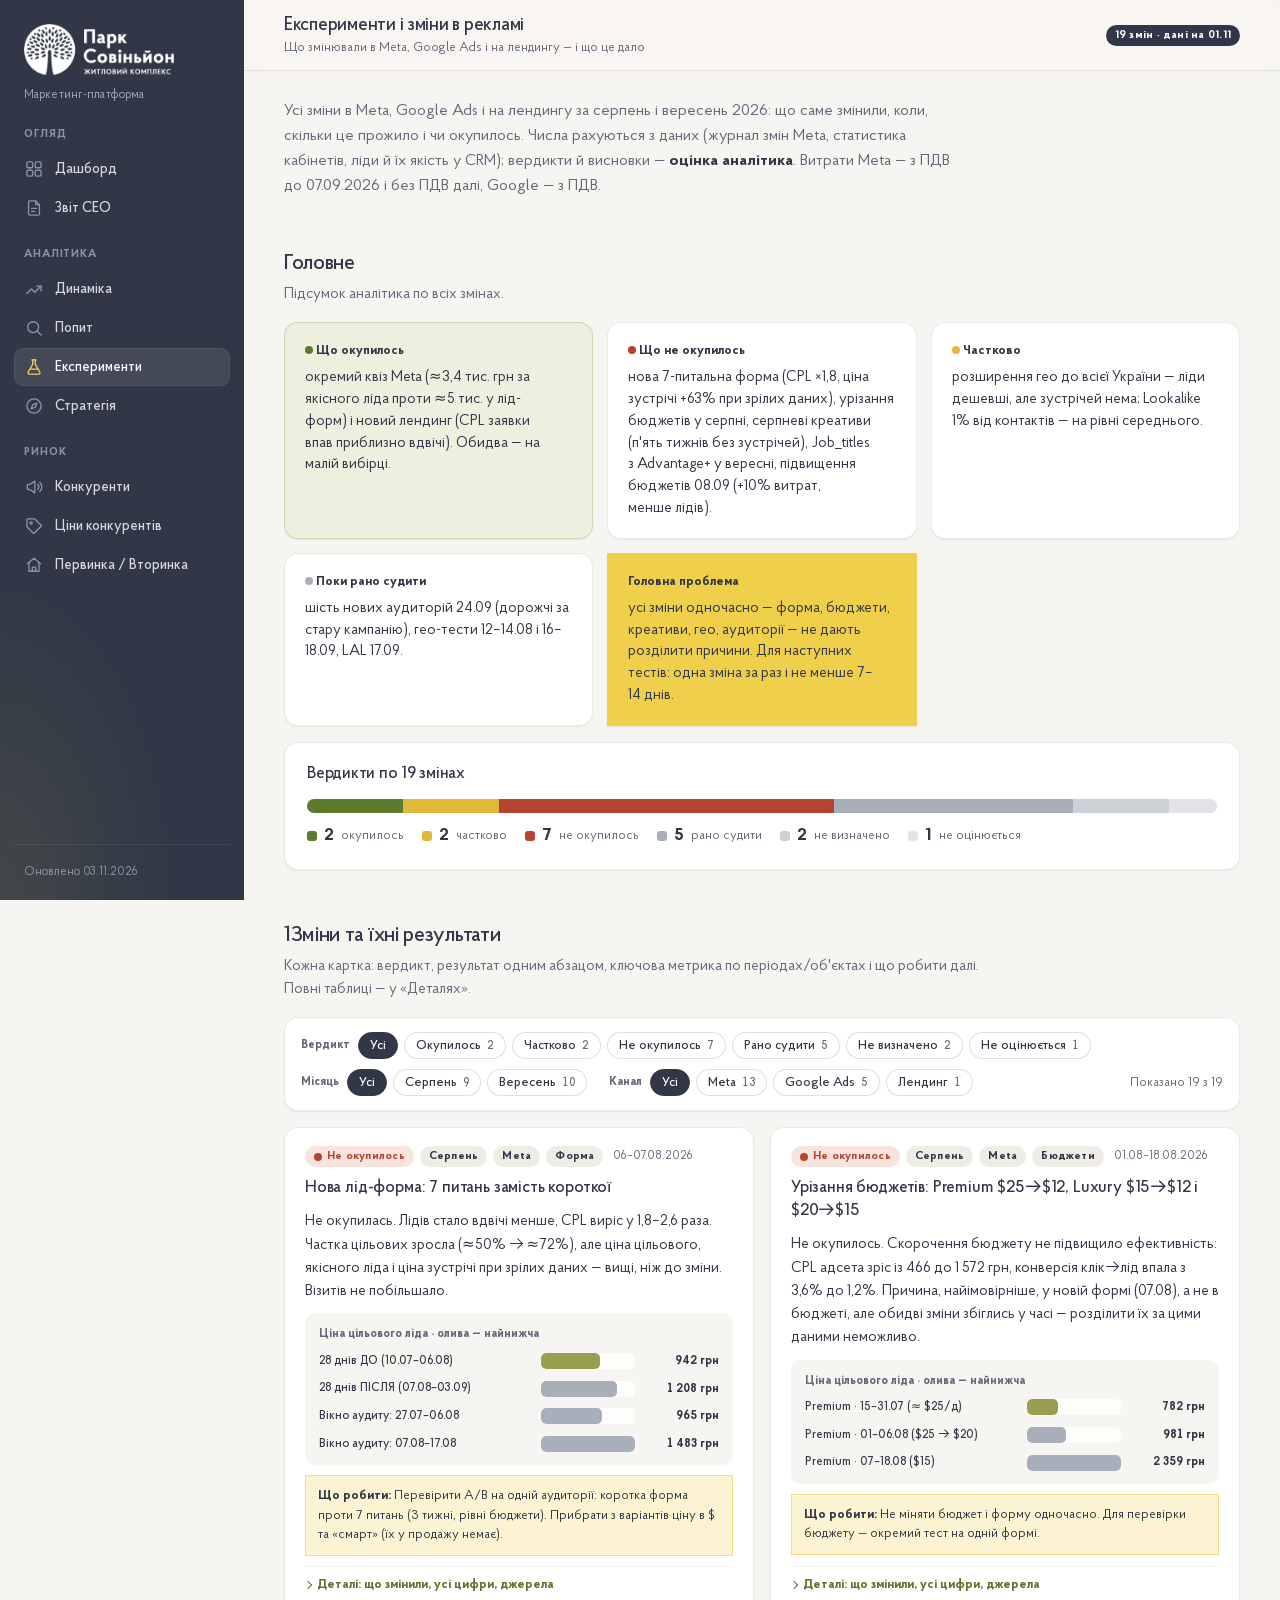
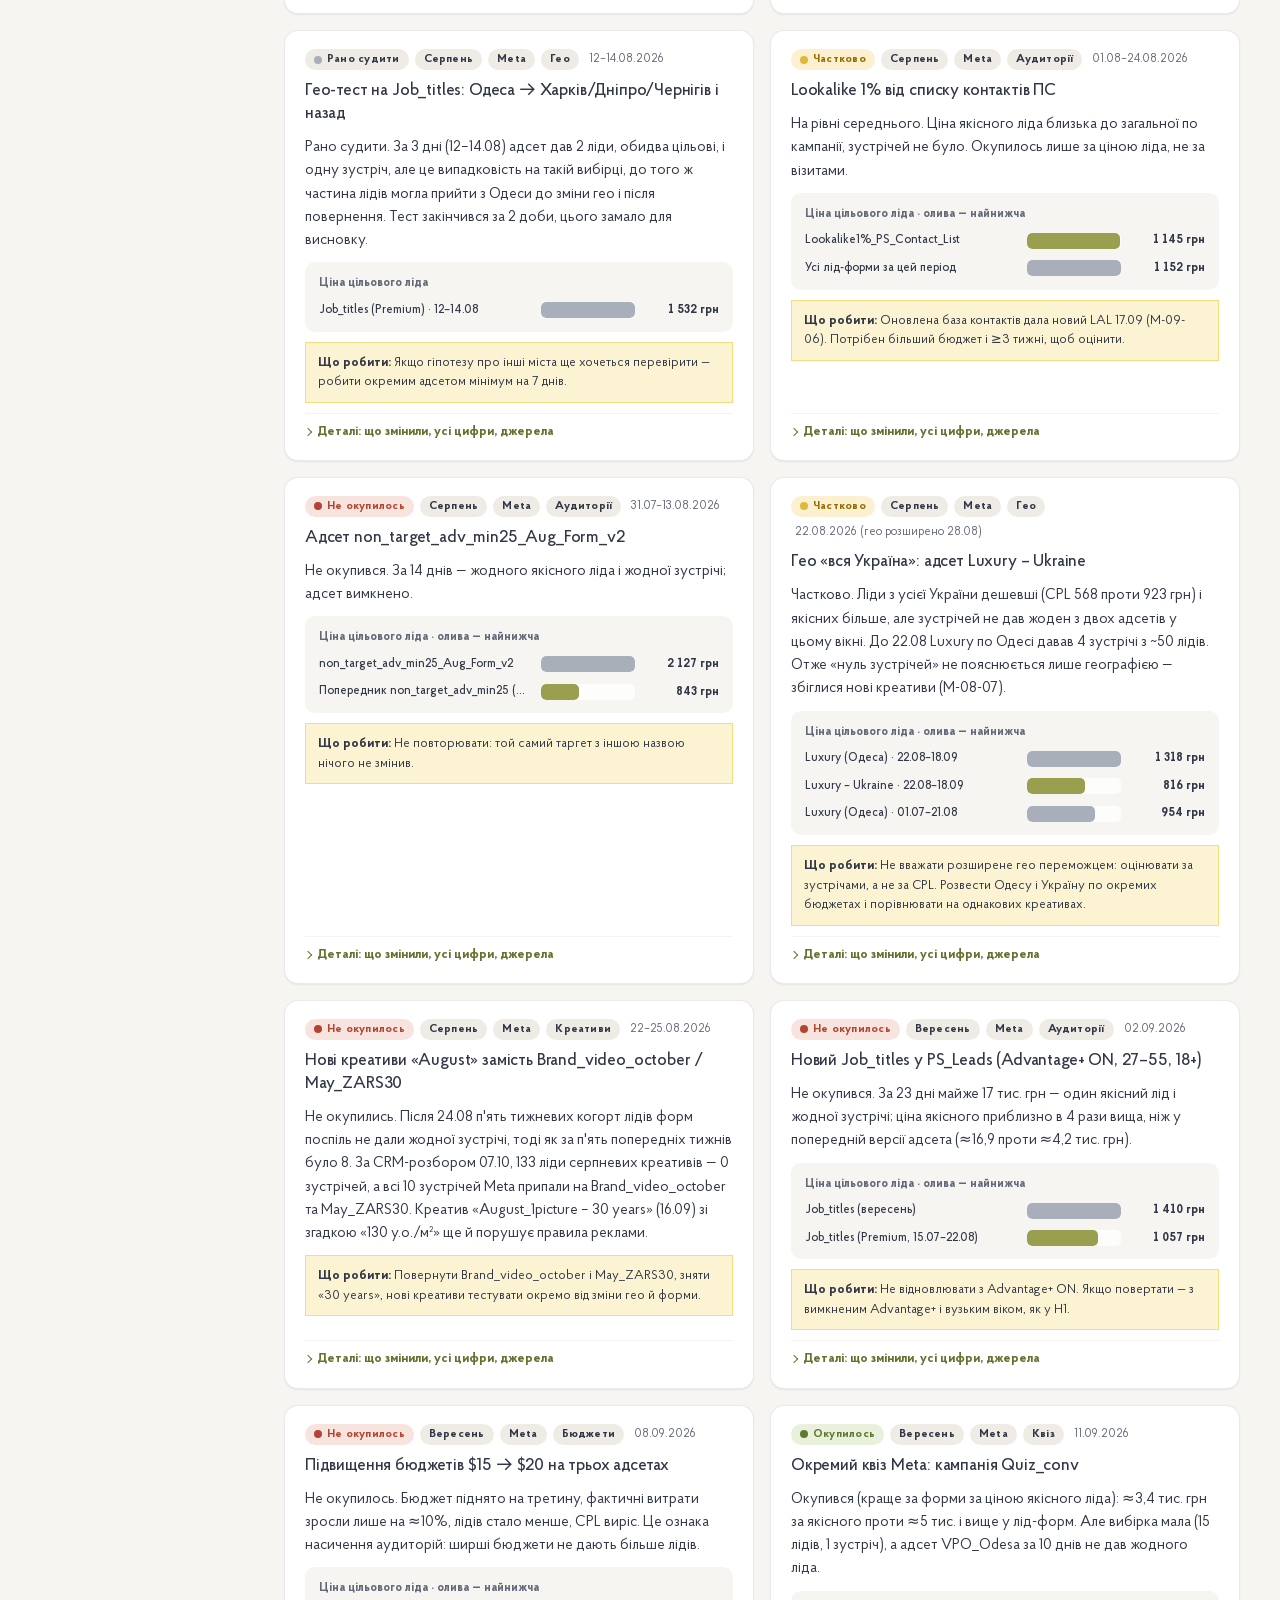
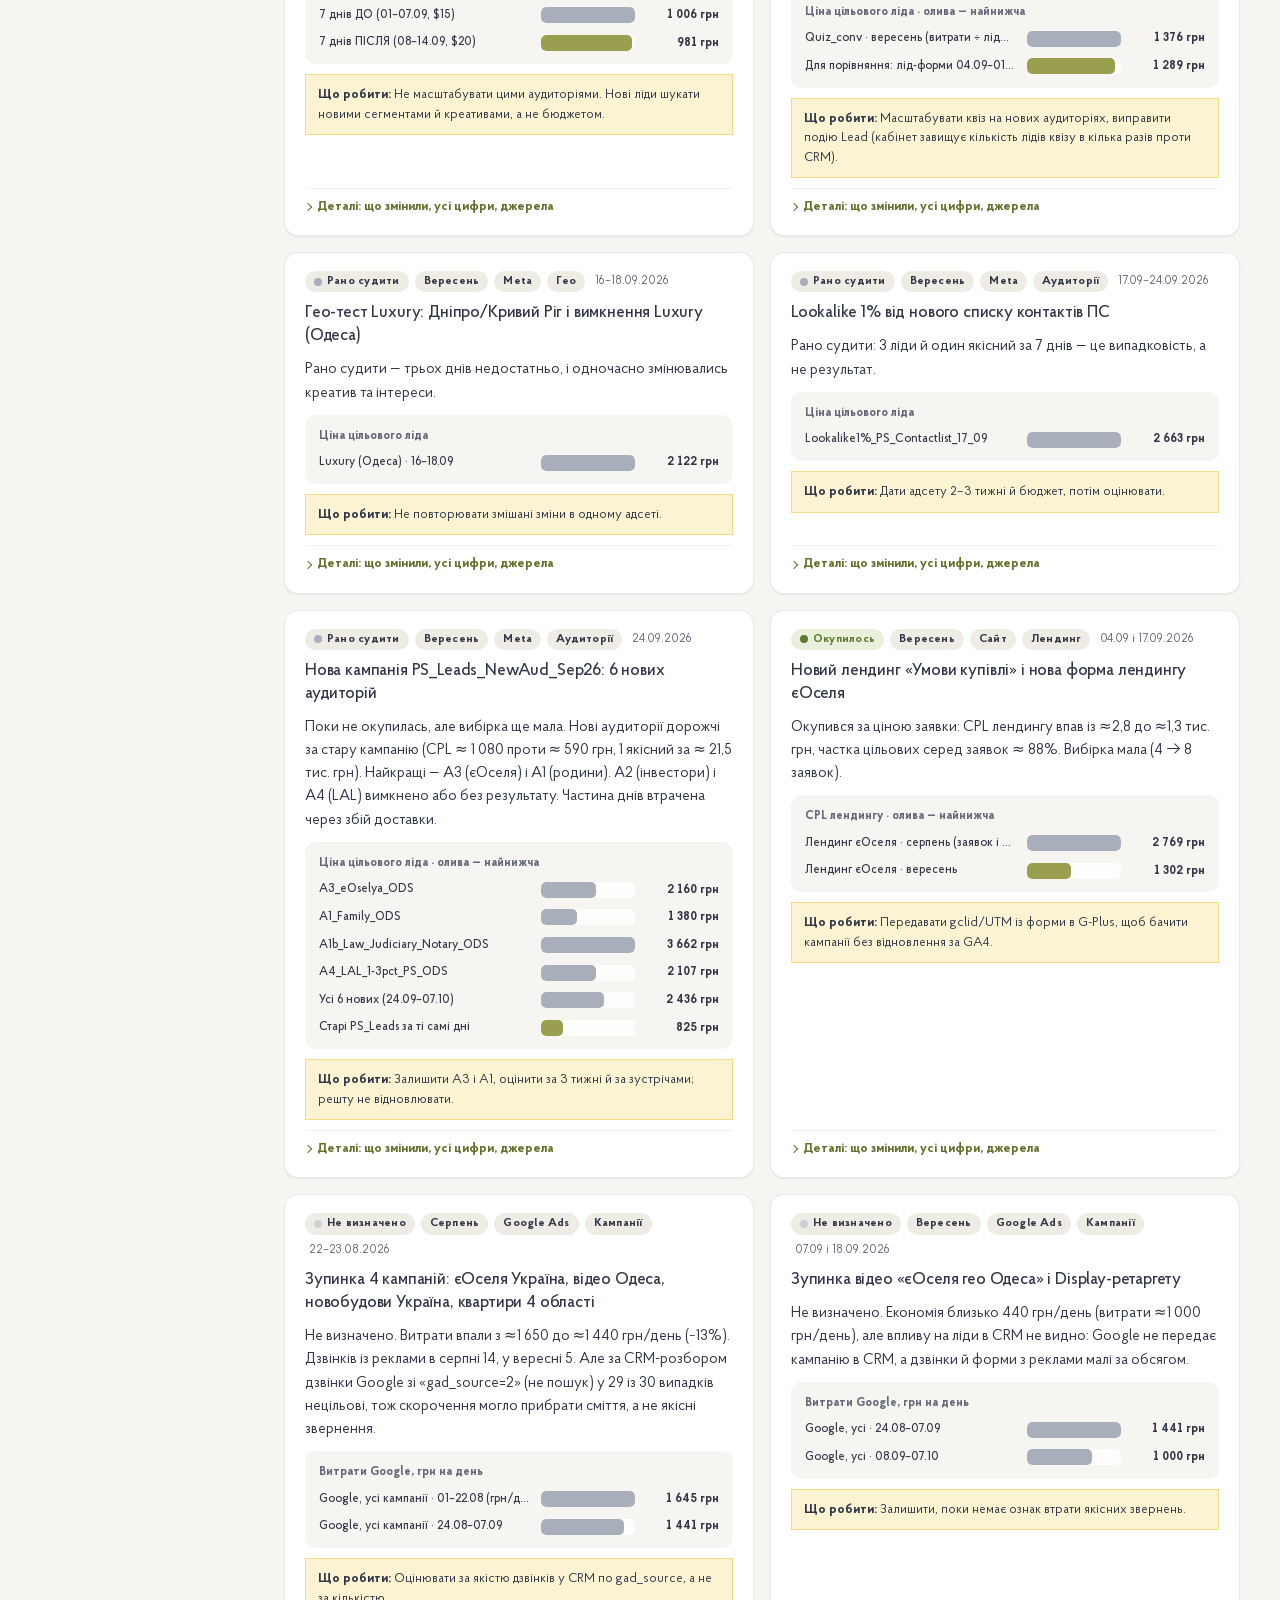
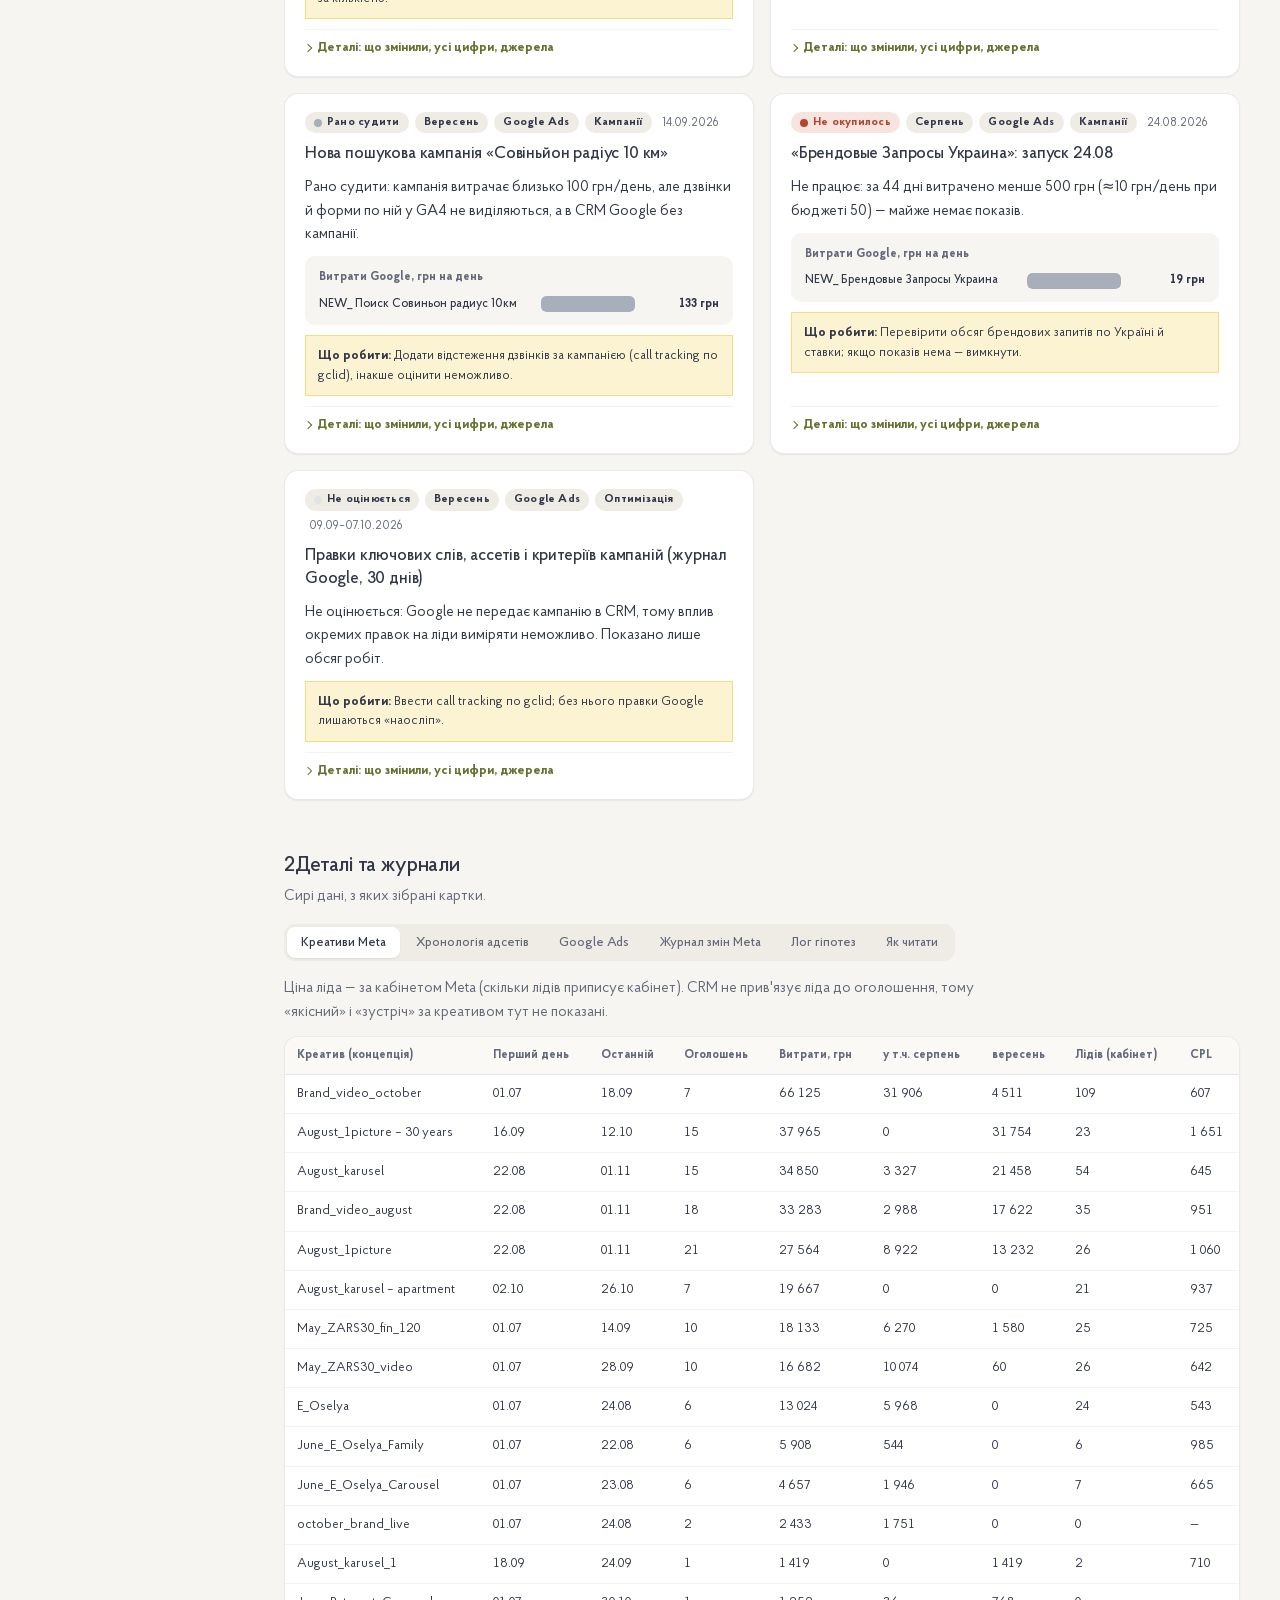
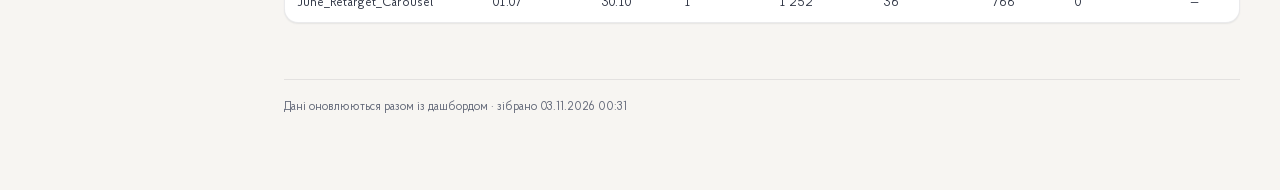
<file: experiments.html>
<!DOCTYPE html><html lang="uk"><head><meta charset="utf-8"><meta name="viewport" content="width=device-width,initial-scale=1"><meta name="robots" content="noindex,nofollow"><meta name="referrer" content="strict-origin-when-cross-origin"><meta name="theme-color" content="#313746"><title>Експерименти · Парк Совіньйон</title><link rel="icon" type="image/svg+xml" href="favicon.svg"><link rel="preload" href="fonts/ProbaPro-Medium.woff2" as="font" type="font/woff2" crossorigin><link rel="preload" href="fonts/ProbaPro-Regular.woff2" as="font" type="font/woff2" crossorigin><link rel="stylesheet" href="ps.css">
<style>
.cwrap.xl{height:340px}.cwrap.mid{height:220px}.cwrap.rate{height:120px}.cwrap.al1{height:170px}.cwrap.al2{height:220px}
@media(max-width:640px){.cwrap.xl{height:280px}}
.ph{display:flex;align-items:flex-start;justify-content:space-between;gap:16px;flex-wrap:wrap}
.ph .legend{margin-top:4px}
.legend i{border-radius:3px}
.ssum{display:flex;gap:28px;flex-wrap:wrap;margin-top:18px;padding-top:16px;border-top:1px solid var(--line-soft)}
.ss{display:flex;gap:10px;align-items:flex-start}.ss .sw{width:12px;height:12px;border-radius:3px;margin-top:6px}
.ss b{display:block;font-size:20px;font-weight:500;letter-spacing:-.01em;font-variant-numeric:tabular-nums}.ss span{font-size:var(--fs-xs);color:var(--gray)}
.fun-g{display:grid;grid-template-columns:minmax(0,1fr) 220px;gap:24px;align-items:start}
@media(max-width:1100px){.fun-g{grid-template-columns:minmax(0,1fr)}}
.rate-h{font-size:var(--fs-xs);color:var(--gray);margin:14px 0 2px;padding-top:12px;border-top:1px solid var(--line-soft);display:flex;align-items:center;flex-wrap:wrap}
.fun-now{background:var(--cream);border-radius:var(--r-s);padding:16px 18px;display:flex;flex-direction:column;gap:12px}
@media(max-width:1100px){.fun-now{display:grid;grid-template-columns:repeat(2,minmax(0,1fr))}.fun-now .fk-h{grid-column:1/-1}}
.fk-h{font-size:var(--fs-sm);font-weight:600}
.fk span{display:block;font-size:var(--fs-xs);color:var(--gray)}
.fk b{font-size:26px;font-weight:500;letter-spacing:-.02em;font-variant-numeric:tabular-nums;line-height:1.15}
.fk em{font-style:normal;font-size:var(--fs-xs);font-weight:600;margin-left:8px}.fk em.up{color:var(--good)}.fk em.dn{color:var(--bad)}
.mn-h{display:flex;align-items:baseline;gap:10px;flex-wrap:wrap;margin:6px 0 4px}
.mn-v{font-size:32px;font-weight:500;letter-spacing:-.02em;line-height:1;font-variant-numeric:tabular-nums}.mn-v small{font-size:var(--fs-sm);color:var(--gray);margin-left:3px}
.mn-r{flex-basis:100%;font-size:var(--fs-xs);color:var(--gray)}
.tbl.heat th.c{text-align:center;line-height:1.15}.tbl.heat th.c small{display:block;font-weight:400;color:var(--gray-3)}
.tbl.heat td{padding:9px 6px;font-variant-numeric:tabular-nums;font-size:var(--fs-sm);border-bottom:2px solid #fff}
.tbl.heat td.hc{background:rgba(180,67,47,var(--a))}.tbl.heat td.hi{color:#fff;font-weight:600}
.tbl.heat td.hz{color:var(--gray-3)}
.tbl.heat .rowh{font-weight:500;white-space:nowrap;background:var(--white)}
.flatw{box-shadow:none;border:0}

.vdist{display:flex;height:14px;border-radius:7px;overflow:hidden;background:var(--cream-2);margin:14px 0 10px}
.vdist i{display:block;height:100%}
.vleg{display:flex;flex-wrap:wrap;gap:8px 18px;font-size:var(--fs-sm);color:var(--gray)}
.vleg span{display:inline-flex;align-items:center;gap:7px}.vleg b{color:var(--navy);font-size:var(--fs-md);font-weight:600}
.vleg i{width:10px;height:10px;border-radius:3px;display:inline-block}
.fbar{display:flex;flex-wrap:wrap;gap:10px 22px;align-items:center;padding:14px 16px;background:var(--white);border:1px solid var(--line);border-radius:var(--r);position:sticky;top:76px;z-index:5;box-shadow:var(--sh-1)}
.fg{display:flex;align-items:center;gap:6px;flex-wrap:wrap}.fg>span{font-size:var(--fs-xs);color:var(--gray);font-weight:600;margin-right:2px}
.fg .chip{padding:6px 11px}
.fcount{margin-left:auto;font-size:var(--fs-sm);color:var(--gray)}
@media(max-width:1023px){.fbar{position:static}.fcount{margin-left:0}}
#cards{display:grid;gap:16px;margin-top:16px;grid-template-columns:minmax(0,1fr)}
@media(min-width:1100px){#cards{grid-template-columns:repeat(2,minmax(0,1fr))}}
.xc{display:flex;flex-direction:column;gap:10px;background:var(--white);border:1px solid var(--line);border-radius:var(--r);box-shadow:var(--sh-1);padding:18px 20px;min-width:0}
.xc.hid{display:none}
.xh{display:flex;flex-wrap:wrap;gap:6px;align-items:center}
.xh .meta{font-size:var(--fs-xs);color:var(--gray);margin-left:4px}
.xc h3{margin:0;font-size:var(--fs-md);font-weight:500;line-height:1.35;letter-spacing:-.01em}
.xr{margin:0;font-size:var(--fs-body);line-height:1.55;color:var(--navy)}
.xviz{background:var(--cream);border-radius:var(--r-s);padding:12px 14px}
.xviz .vt{font-size:var(--fs-xs);color:var(--gray);font-weight:600;margin-bottom:8px}
.xviz .hb-row{grid-template-columns:minmax(0,210px) minmax(56px,1fr) 72px}
.xviz .hb-l{text-align:left;font-size:var(--fs-xs);color:var(--navy);white-space:nowrap;text-overflow:ellipsis}
.xviz .hb-t{height:16px;background:rgba(255,255,255,.8)}
.xviz .hb-n{font-size:var(--fs-xs);text-align:right}
.xdo{font-size:var(--fs-sm);line-height:1.5;background:var(--yellow-t);border:1px solid rgba(240,207,75,.6);padding:10px 12px}
.xdo b{font-weight:600}
details.xd{border-top:1px solid var(--line-soft);padding-top:8px;margin-top:auto}
details.xd summary{cursor:pointer;font-size:var(--fs-sm);font-weight:600;color:var(--olive-d);list-style:none;display:flex;align-items:center;gap:6px}
details.xd summary::-webkit-details-marker{display:none}
details.xd summary::before{content:"";width:6px;height:6px;border-right:1.6px solid currentColor;border-bottom:1.6px solid currentColor;transform:rotate(-45deg);transition:transform .18s var(--ease)}
details.xd[open] summary::before{transform:rotate(45deg)}
.xb{font-size:var(--fs-sm);line-height:1.55;margin:10px 0}.xb b.l{color:var(--gray);font-size:var(--fs-xs);font-weight:600;display:block;margin-bottom:2px}
.cav{font-size:var(--fs-xs);color:var(--gray);line-height:1.5;margin-top:8px}
.xtbl{margin:10px 0}
.xtbl .tbl td,.xtbl .tbl th{text-align:right;white-space:nowrap}
.xtbl .tbl td:first-child,.xtbl .tbl th:first-child{text-align:left;white-space:normal;min-width:180px}
.tblw .tbl td,.tblw .tbl th{white-space:nowrap}
.tblw .tbl td.wrap{white-space:normal}
.gantt{position:relative;min-width:760px;padding:6px 14px}
.gr{display:grid;grid-template-columns:240px 1fr;align-items:center;gap:10px;border-bottom:1px solid var(--line-soft);padding:7px 0;font-size:var(--fs-xs)}
.gt{position:relative;height:18px;background:repeating-linear-gradient(90deg,var(--cream-2) 0,var(--cream-2) 1px,transparent 1px,transparent 6.25%)}
.gb{position:absolute;top:3px;height:12px;border-radius:4px}
.gm{position:absolute;top:-2px;bottom:-2px;border-left:1.5px dashed var(--bad)}
details.mm{background:var(--white);border:1px solid var(--line);border-radius:var(--r-s);padding:4px 16px;margin:8px 0}details.mm summary{font-weight:600;cursor:pointer;padding:10px 0}
.cl{font-size:var(--fs-sm);line-height:1.5;margin:6px 0 10px;padding-left:18px}.cl li{margin:3px 0}.cl .d{color:var(--gray);font-weight:600;margin-right:6px;font-variant-numeric:tabular-nums}
.hl-list{margin:0;padding-left:18px}.hl-list li{margin:6px 0;line-height:1.55}
</style></head><body>
<a class="skip" href="#content">Перейти до змісту</a><div class="app"><aside class="side" id="side" aria-label="Розділи дашборда"><a class="side-logo" href="index.html" aria-label="Парк Совіньйон — на головну"><img src="img/ui/logo-white.webp" width="180" height="62" alt="Парк Совіньйон"></a><div class="side-cap">Маркетинг-платформа</div><nav class="side-nav"><div class="nv-g"><div class="nv-gt">Огляд</div><a class="nv" href="index.html"><svg class="ic" viewBox="0 0 24 24" width="20" height="20" fill="none" stroke="currentColor" stroke-width="1.6" stroke-linecap="round" stroke-linejoin="round" aria-hidden="true"><rect x="3.5" y="3.5" width="7" height="7" rx="1.5"/><rect x="13.5" y="3.5" width="7" height="7" rx="1.5"/><rect x="3.5" y="13.5" width="7" height="7" rx="1.5"/><rect x="13.5" y="13.5" width="7" height="7" rx="1.5"/></svg><span>Дашборд</span></a><a class="nv" href="ceo.html"><svg class="ic" viewBox="0 0 24 24" width="20" height="20" fill="none" stroke="currentColor" stroke-width="1.6" stroke-linecap="round" stroke-linejoin="round" aria-hidden="true"><path d="M14 3.5H7a1.5 1.5 0 0 0-1.5 1.5v14A1.5 1.5 0 0 0 7 20.5h10a1.5 1.5 0 0 0 1.5-1.5V8z"/><path d="M14 3.5V8h4.5"/><path d="M9 12.5h6M9 16h4"/></svg><span>Звіт CEO</span></a></div><div class="nv-g"><div class="nv-gt">Аналітика</div><a class="nv" href="trends.html"><svg class="ic" viewBox="0 0 24 24" width="20" height="20" fill="none" stroke="currentColor" stroke-width="1.6" stroke-linecap="round" stroke-linejoin="round" aria-hidden="true"><path d="M3.5 17.5l5.5-5.5 4 4 7.5-7.5"/><path d="M15 8.5h5.5V14"/></svg><span>Динаміка</span></a><a class="nv" href="demand.html"><svg class="ic" viewBox="0 0 24 24" width="20" height="20" fill="none" stroke="currentColor" stroke-width="1.6" stroke-linecap="round" stroke-linejoin="round" aria-hidden="true"><circle cx="11" cy="11" r="6.5"/><path d="M20.5 20.5l-4.9-4.9"/></svg><span>Попит</span></a><a class="nv on" href="experiments.html" aria-current="page"><svg class="ic" viewBox="0 0 24 24" width="20" height="20" fill="none" stroke="currentColor" stroke-width="1.6" stroke-linecap="round" stroke-linejoin="round" aria-hidden="true"><path d="M9.5 3.5h5"/><path d="M10.5 3.5v5.2L5 18.2a1.5 1.5 0 0 0 1.3 2.3h11.4a1.5 1.5 0 0 0 1.3-2.3l-5.5-9.5V3.5"/><path d="M7.5 14.5h9"/></svg><span>Експерименти</span></a><a class="nv" href="strategy.html"><svg class="ic" viewBox="0 0 24 24" width="20" height="20" fill="none" stroke="currentColor" stroke-width="1.6" stroke-linecap="round" stroke-linejoin="round" aria-hidden="true"><circle cx="12" cy="12" r="8.5"/><path d="M15.5 8.5l-2 5-5 2 2-5z"/></svg><span>Стратегія</span></a></div><div class="nv-g"><div class="nv-gt">Ринок</div><a class="nv" href="competitors.html"><svg class="ic" viewBox="0 0 24 24" width="20" height="20" fill="none" stroke="currentColor" stroke-width="1.6" stroke-linecap="round" stroke-linejoin="round" aria-hidden="true"><path d="M4 10v4a1 1 0 0 0 1 1h2l6 4V5L7 9H5a1 1 0 0 0-1 1z"/><path d="M16.5 9a4 4 0 0 1 0 6"/><path d="M19 6.5a7.5 7.5 0 0 1 0 11"/></svg><span>Конкуренти</span></a><a class="nv" href="prices.html"><svg class="ic" viewBox="0 0 24 24" width="20" height="20" fill="none" stroke="currentColor" stroke-width="1.6" stroke-linecap="round" stroke-linejoin="round" aria-hidden="true"><path d="M3.5 12.6V4.5a1 1 0 0 1 1-1h8.1a1 1 0 0 1 .7.3l7.2 7.2a1 1 0 0 1 0 1.4l-8.1 8.1a1 1 0 0 1-1.4 0l-7.2-7.2a1 1 0 0 1-.3-.7z"/><circle cx="8.5" cy="8.5" r="1.4"/></svg><span>Ціни конкурентів</span></a><a class="nv" href="own_market.html"><svg class="ic" viewBox="0 0 24 24" width="20" height="20" fill="none" stroke="currentColor" stroke-width="1.6" stroke-linecap="round" stroke-linejoin="round" aria-hidden="true"><path d="M4 10.5L12 4l8 6.5"/><path d="M6 9v10.5h12V9"/><path d="M10 19.5v-5h4v5"/></svg><span>Первинка / Вторинка</span></a></div></nav><div class="side-ft">Оновлено 03.11.2026</div></aside><div class="scrim" id="scrim" hidden></div><div class="main"><header class="top"><button class="burger" id="burger" type="button" aria-label="Меню" aria-controls="side" aria-expanded="false"><svg class="ic" viewBox="0 0 24 24" width="20" height="20" fill="none" stroke="currentColor" stroke-width="1.6" stroke-linecap="round" stroke-linejoin="round" aria-hidden="true"><path d="M4 7h16M4 12h16M4 17h16"/></svg></button><div class="top-t"><h1 class="top-h">Експерименти і зміни в рекламі</h1><p class="top-sub">Що змінювали в Meta, Google Ads і на лендингу — і що це дало</p></div><div class="top-r"><span class="badge dark">19 змін · дані на 01.11</span></div></header><div id="content">
<main class="pg">
<p class="lede">Усі зміни в Meta, Google Ads і на лендингу за серпень і вересень 2026: що саме змінили, коли, скільки це прожило і чи окупилось. Числа рахуються з даних (журнал змін Meta, статистика кабінетів, ліди й їх якість у CRM); вердикти й висновки — <b>оцінка аналітика</b>. Витрати Meta — з ПДВ до 07.09.2026 і без ПДВ далі, Google — з ПДВ.</p>

<section class="sec">
<div class="sec-h"><div class="sec-tt"><h2>Головне</h2><p>Підсумок аналітика по всіх змінах.</p></div></div>
<div class="takeaways"><div class="tk ps"><div class="tk-s" style="font-weight:600;font-size:var(--fs-sm);color:var(--navy)"><span class="dot" style="color:#5E7A2E"></span> Що окупилось</div><div class="tk-t">окремий квіз Meta (≈3,4 тис. грн за якісного ліда проти ≈5 тис. у лід-форм) і новий лендинг (CPL заявки впав приблизно вдвічі). Обидва — на малій вибірці.</div></div><div class="tk "><div class="tk-s" style="font-weight:600;font-size:var(--fs-sm);color:var(--navy)"><span class="dot" style="color:#B4432F"></span> Що не окупилось</div><div class="tk-t">нова 7-питальна форма (CPL ×1,8, ціна зустрічі +63% при зрілих даних), урізання бюджетів у серпні, серпневі креативи (п'ять тижнів без зустрічей), Job_titles з Advantage+ у вересні, підвищення бюджетів 08.09 (+10% витрат, менше лідів).</div></div><div class="tk "><div class="tk-s" style="font-weight:600;font-size:var(--fs-sm);color:var(--navy)"><span class="dot" style="color:#E0B93A"></span> Частково</div><div class="tk-t">розширення гео до всієї України — ліди дешевші, але зустрічей нема; Lookalike 1% від контактів — на рівні середнього.</div></div><div class="tk "><div class="tk-s" style="font-weight:600;font-size:var(--fs-sm);color:var(--navy)"><span class="dot" style="color:#A9AEBB"></span> Поки рано судити</div><div class="tk-t">шість нових аудиторій 24.09 (дорожчі за стару кампанію), гео-тести 12–14.08 і 16–18.09, LAL 17.09.</div></div><div class="tk hl"><div class="tk-s" style="font-weight:600;font-size:var(--fs-sm);color:var(--navy)">Головна проблема</div><div class="tk-t">усі зміни одночасно — форма, бюджети, креативи, гео, аудиторії — не дають розділити причини. Для наступних тестів: одна зміна за раз і не менше 7–14 днів.</div></div></div>
<div class="panel" style="margin-top:16px"><h3 class="panel-h">Вердикти по 19 змінах</h3>
<div class="vdist" role="img" aria-label="Розподіл вердиктів"><i style="width:10.53%;background:#5E7A2E" title="Окупилось: 2"></i><i style="width:10.53%;background:#E0B93A" title="Частково: 2"></i><i style="width:36.84%;background:#B4432F" title="Не окупилось: 7"></i><i style="width:26.32%;background:#A9AEBB" title="Рано судити: 5"></i><i style="width:10.53%;background:#CDD0D7" title="Не визначено: 2"></i><i style="width:5.26%;background:#E2E3E7" title="Не оцінюється: 1"></i></div><div class="vleg"><span><i style="background:#5E7A2E"></i><b>2</b> окупилось</span><span><i style="background:#E0B93A"></i><b>2</b> частково</span><span><i style="background:#B4432F"></i><b>7</b> не окупилось</span><span><i style="background:#A9AEBB"></i><b>5</b> рано судити</span><span><i style="background:#CDD0D7"></i><b>2</b> не визначено</span><span><i style="background:#E2E3E7"></i><b>1</b> не оцінюється</span></div></div>
</section>

<section class="sec">
<div class="sec-h"><div class="sec-tt"><h2><span class="sec-n">1</span>Зміни та їхні результати</h2><p>Кожна картка: вердикт, результат одним абзацом, ключова метрика по періодах/об'єктах і що робити далі. Повні таблиці — у «Деталях».</p></div></div>
<div class="fbar" id="flt"><div class="fg" data-g="v"><span>Вердикт</span><button class="chip on" type="button" aria-pressed="true" data-f="">Усі</button><button class="chip" type="button" aria-pressed="false" data-f="ok">Окупилось <span class="n">2</span></button><button class="chip" type="button" aria-pressed="false" data-f="part">Частково <span class="n">2</span></button><button class="chip" type="button" aria-pressed="false" data-f="no">Не окупилось <span class="n">7</span></button><button class="chip" type="button" aria-pressed="false" data-f="wait">Рано судити <span class="n">5</span></button><button class="chip" type="button" aria-pressed="false" data-f="unk">Не визначено <span class="n">2</span></button><button class="chip" type="button" aria-pressed="false" data-f="na">Не оцінюється <span class="n">1</span></button></div><div class="fg" data-g="m"><span>Місяць</span><button class="chip on" type="button" aria-pressed="true" data-f="">Усі</button><button class="chip" type="button" aria-pressed="false" data-f="2026-08">Серпень <span class="n">9</span></button><button class="chip" type="button" aria-pressed="false" data-f="2026-09">Вересень <span class="n">10</span></button></div><div class="fg" data-g="c"><span>Канал</span><button class="chip on" type="button" aria-pressed="true" data-f="">Усі</button><button class="chip" type="button" aria-pressed="false" data-f="Meta">Meta <span class="n">13</span></button><button class="chip" type="button" aria-pressed="false" data-f="Google Ads">Google Ads <span class="n">5</span></button><button class="chip" type="button" aria-pressed="false" data-f="Сайт">Лендинг <span class="n">1</span></button></div><div class="fcount" id="fcount">Показано 19 з 19</div></div>
<div id="cards"><article class="xc" data-m="2026-08" data-ch="Meta" data-v="no"><div class="xh"><span class="badge bad"><span class="dot" style="color:#B4432F"></span>Не окупилось</span><span class="badge">Серпень</span><span class="badge">Meta</span><span class="badge">Форма</span><span class="meta">06–07.08.2026</span></div><h3>Нова лід-форма: 7 питань замість короткої</h3><p class="xr">Не окупилась. Лідів стало вдвічі менше, CPL виріс у 1,8–2,6 раза. Частка цільових зросла (≈50% → ≈72%), але ціна цільового, якісного ліда і ціна зустрічі при зрілих даних — вищі, ніж до зміни. Візитів не побільшало.</p><div class="xviz"><div class="vt">Ціна цільового ліда · олива — найнижча</div><div class="hb"><div class="hb-row"><span class="hb-l" title="28 днів ДО (10.07–06.08)">28 днів ДО (10.07–06.08)</span><span class="hb-t"><span class="hb-f ps" style="--w:63%"></span></span><span class="hb-n">942 грн</span></div><div class="hb-row"><span class="hb-l" title="28 днів ПІСЛЯ (07.08–03.09)">28 днів ПІСЛЯ (07.08–03.09)</span><span class="hb-t"><span class="hb-f " style="--w:81%"></span></span><span class="hb-n">1 208 грн</span></div><div class="hb-row"><span class="hb-l" title="Вікно аудиту: 27.07–06.08">Вікно аудиту: 27.07–06.08</span><span class="hb-t"><span class="hb-f " style="--w:65%"></span></span><span class="hb-n">965 грн</span></div><div class="hb-row"><span class="hb-l" title="Вікно аудиту: 07.08–17.08">Вікно аудиту: 07.08–17.08</span><span class="hb-t"><span class="hb-f " style="--w:100%"></span></span><span class="hb-n">1 483 грн</span></div></div></div><div class="xdo"><b>Що робити:</b> Перевірити A/B на одній аудиторії: коротка форма проти 7 питань (3 тижні, рівні бюджети). Прибрати з варіантів ціну в $ та «смарт» (їх у продажу немає).</div><details class="xd"><summary>Деталі: що змінили, усі цифри, джерела</summary><div class="xb"><b class="l">Що змінили</b>Замінили форму для заповнення у лід-кампаніях: питання про квартиру, стадію ремонту, будинок, район тощо. Журнал кабінету: 06.08 о 10:43 одночасно оновлено 19 оголошень; перший лід нової форми в CRM — 06.08 16:16. Стара форма крутилась паралельно до 12.08.</div><div class="xb"><b class="l">Скільки прожило</b>діє досі (з 06.08)</div><div class="tblw xtbl"><table class="tbl"><thead><tr><th>Період / об’єкт</th><th>Днів</th><th>Витрати, грн</th><th>Лідів (кабінет)</th><th>CPL</th><th>Цільових</th><th>Якісних</th><th>Зустрічей</th><th>Ціна цільового</th><th>Ціна якісного</th><th>Ціна зустрічі</th></tr></thead><tbody><tr><td>28 днів ДО (10.07–06.08)<br><span style='color:var(--gray);font-size:11px'>16.07–06.08</span></td><td>22</td><td>69 688</td><td>149</td><td>468</td><td>74</td><td>17</td><td>6</td><td>942</td><td>4 099</td><td>11 615</td></tr><tr><td>28 днів ПІСЛЯ (07.08–03.09)<br><span style='color:var(--gray);font-size:11px'>07.08–03.09</span></td><td>27</td><td>56 753</td><td>66</td><td>860</td><td>47</td><td>11</td><td>4</td><td>1 208</td><td>5 159</td><td>14 188</td></tr><tr><td>Вікно аудиту: 27.07–06.08<br><span style='color:var(--gray);font-size:11px'>27.07–06.08</span></td><td>11</td><td>31 841</td><td>72</td><td>442</td><td>33</td><td>8</td><td>2</td><td>965</td><td>3 980</td><td>15 920</td></tr><tr><td>Вікно аудиту: 07.08–17.08<br><span style='color:var(--gray);font-size:11px'>07.08–17.08</span></td><td>10</td><td>25 217</td><td>22</td><td>1 146</td><td>17</td><td>4</td><td>3</td><td>1 483</td><td>6 304</td><td>8 406</td></tr></tbody></table></div><div class="cav">Джерела: журнал змін Meta, Insights, CRM (якість v4) · довіра до висновку: середня<br>Застереження: «Якісний» — властивість, що псується: коли лід закривають, він випадає з якісних. Тому за свіжий період якісних менше, ніж було б за зрілими даними. Надійніше дивитись цільових і зустрічі. У тих самих тижнях змінювались бюджети (див. M-08-02).</div></details></article><article class="xc" data-m="2026-08" data-ch="Meta" data-v="no"><div class="xh"><span class="badge bad"><span class="dot" style="color:#B4432F"></span>Не окупилось</span><span class="badge">Серпень</span><span class="badge">Meta</span><span class="badge">Бюджети</span><span class="meta">01.08–18.08.2026</span></div><h3>Урізання бюджетів: Premium $25→$12, Luxury $15→$12 і $20→$15</h3><p class="xr">Не окупилось. Скорочення бюджету не підвищило ефективність: CPL адсета зріс із 466 до 1 572 грн, конверсія клік→лід впала з 3,6% до 1,2%. Причина, найімовірніше, у новій формі (07.08), а не в бюджеті, але обидві зміни збіглись у часі — розділити їх за цими даними неможливо.</p><div class="xviz"><div class="vt">Ціна цільового ліда · олива — найнижча</div><div class="hb"><div class="hb-row"><span class="hb-l" title="Premium · 15–31.07 (≈ $25/д)">Premium · 15–31.07 (≈ $25/д)</span><span class="hb-t"><span class="hb-f ps" style="--w:33%"></span></span><span class="hb-n">782 грн</span></div><div class="hb-row"><span class="hb-l" title="Premium · 01–06.08 ($25 → $20)">Premium · 01–06.08 ($25 → $20)</span><span class="hb-t"><span class="hb-f " style="--w:42%"></span></span><span class="hb-n">981 грн</span></div><div class="hb-row"><span class="hb-l" title="Premium · 07–18.08 ($15)">Premium · 07–18.08 ($15)</span><span class="hb-t"><span class="hb-f " style="--w:100%"></span></span><span class="hb-n">2 359 грн</span></div></div></div><div class="xdo"><b>Що робити:</b> Не міняти бюджет і форму одночасно. Для перевірки бюджету — окремий тест на одній формі.</div><details class="xd"><summary>Деталі: що змінили, усі цифри, джерела</summary><div class="xb"><b class="l">Що змінили</b>Кампанію PS_Leads_Aug_Premium (адсет Job_titles) зменшили п&#x27;ять разів: $25 → $22 (01.08) → $20 (04.08) → $15 (06.08) → $12 (18.08). Адсету Luxury: $15 → $12 (06.08) і $20 → $15 (18.08).</div><div class="xb"><b class="l">Скільки прожило</b>Job_titles (Premium) вимкнено 22.08 — прожив 53 дні за вікном аналізу</div><div class="tblw xtbl"><table class="tbl"><thead><tr><th>Період / об’єкт</th><th>Днів</th><th>Витрати, грн</th><th>Лідів (кабінет)</th><th>CPL</th><th>Цільових</th><th>Якісних</th><th>Зустрічей</th><th>Ціна цільового</th><th>Ціна якісного</th><th>Ціна зустрічі</th></tr></thead><tbody><tr><td>Premium · 15–31.07 (≈ $25/д)<br><span style='color:var(--gray);font-size:11px'>16.07–31.07</span></td><td>16</td><td>19 558</td><td>42</td><td>466</td><td>25</td><td>5</td><td>2</td><td>782</td><td>3 912</td><td>9 779</td></tr><tr><td>Premium · 01–06.08 ($25 → $20)<br><span style='color:var(--gray);font-size:11px'>01.08–06.08</span></td><td>6</td><td>6 868</td><td>13</td><td>528</td><td>7</td><td>2</td><td>0</td><td>981</td><td>3 434</td><td>—</td></tr><tr><td>Premium · 07–18.08 ($15)<br><span style='color:var(--gray);font-size:11px'>07.08–18.08</span></td><td>11</td><td>9 435</td><td>6</td><td>1 572</td><td>4</td><td>2</td><td>2</td><td>2 359</td><td>4 718</td><td>4 718</td></tr><tr><td>Premium · 19–22.08 ($12)<br><span style='color:var(--gray);font-size:11px'>19.08–22.08</span></td><td>4</td><td>2 195</td><td>0</td><td>—</td><td>0</td><td>0</td><td>0</td><td>—</td><td>—</td><td>—</td></tr></tbody></table></div><div class="cav">Джерела: журнал змін Meta, Insights · довіра до висновку: низька<br>Застереження: Збіг з тижнем запуску нової форми (M-08-01).</div></details></article><article class="xc" data-m="2026-08" data-ch="Meta" data-v="wait"><div class="xh"><span class="badge "><span class="dot" style="color:#A9AEBB"></span>Рано судити</span><span class="badge">Серпень</span><span class="badge">Meta</span><span class="badge">Гео</span><span class="meta">12–14.08.2026</span></div><h3>Гео-тест на Job_titles: Одеса → Харків/Дніпро/Чернігів і назад</h3><p class="xr">Рано судити. За 3 дні (12–14.08) адсет дав 2 ліди, обидва цільові, і одну зустріч, але це випадковість на такій вибірці, до того ж частина лідів могла прийти з Одеси до зміни гео і після повернення. Тест закінчився за 2 доби, цього замало для висновку.</p><div class="xviz"><div class="vt">Ціна цільового ліда</div><div class="hb"><div class="hb-row"><span class="hb-l" title="Job_titles (Premium) · 12–14.08">Job_titles (Premium) · 12–14.08</span><span class="hb-t"><span class="hb-f " style="--w:100%"></span></span><span class="hb-n">1 532 грн</span></div></div></div><div class="xdo"><b>Що робити:</b> Якщо гіпотезу про інші міста ще хочеться перевірити — робити окремим адсетом мінімум на 7 днів.</div><details class="xd"><summary>Деталі: що змінили, усі цифри, джерела</summary><div class="xb"><b class="l">Що змінили</b>12.08 о 13:50 в адсеті Job_titles замінили гео (Одеса +15 миль) на Харківську область, потім на Чернігів/Дніпро; вік 24–55 → 27–55. 14.08 о 18:13 повернули Одесу. Тест тривав 2 доби.</div><div class="xb"><b class="l">Скільки прожило</b>2 доби</div><div class="tblw xtbl"><table class="tbl"><thead><tr><th>Період / об’єкт</th><th>Днів</th><th>Витрати, грн</th><th>Лідів (кабінет)</th><th>CPL</th><th>Цільових</th><th>Якісних</th><th>Зустрічей</th><th>Ціна цільового</th><th>Ціна якісного</th><th>Ціна зустрічі</th></tr></thead><tbody><tr><td>Job_titles (Premium) · 12–14.08<br><span style='color:var(--gray);font-size:11px'>12.08–14.08</span></td><td>3</td><td>3 065</td><td>2</td><td>1 532</td><td>2</td><td>1</td><td>1</td><td>1 532</td><td>3 065</td><td>3 065</td></tr></tbody></table></div><div class="cav">Джерела: журнал змін Meta · довіра до висновку: низька</div></details></article><article class="xc" data-m="2026-08" data-ch="Meta" data-v="part"><div class="xh"><span class="badge warn"><span class="dot" style="color:#E0B93A"></span>Частково</span><span class="badge">Серпень</span><span class="badge">Meta</span><span class="badge">Аудиторії</span><span class="meta">01.08–24.08.2026</span></div><h3>Lookalike 1% від списку контактів ПС</h3><p class="xr">На рівні середнього. Ціна якісного ліда близька до загальної по кампанії, зустрічей не було. Окупилось лише за ціною ліда, не за візитами.</p><div class="xviz"><div class="vt">Ціна цільового ліда · олива — найнижча</div><div class="hb"><div class="hb-row"><span class="hb-l" title="Lookalike1%_PS_Contact_List">Lookalike1%_PS_Contact_List</span><span class="hb-t"><span class="hb-f ps" style="--w:99%"></span></span><span class="hb-n">1 145 грн</span></div><div class="hb-row"><span class="hb-l" title="Усі лід-форми за цей період">Усі лід-форми за цей період</span><span class="hb-t"><span class="hb-f " style="--w:100%"></span></span><span class="hb-n">1 152 грн</span></div></div></div><div class="xdo"><b>Що робити:</b> Оновлена база контактів дала новий LAL 17.09 (M-09-06). Потрібен більший бюджет і ≥3 тижні, щоб оцінити.</div><details class="xd"><summary>Деталі: що змінили, усі цифри, джерела</summary><div class="xb"><b class="l">Що змінили</b>Новий адсет Lookalike1%_PS_Contact_List (схожі на базу контактів) у кампанії PS_Leads.</div><div class="xb"><b class="l">Скільки прожило</b>24 дні (вимкнено 24.08)</div><div class="tblw xtbl"><table class="tbl"><thead><tr><th>Період / об’єкт</th><th>Днів</th><th>Витрати, грн</th><th>Лідів (кабінет)</th><th>CPL</th><th>Цільових</th><th>Якісних</th><th>Зустрічей</th><th>Ціна цільового</th><th>Ціна якісного</th><th>Ціна зустрічі</th></tr></thead><tbody><tr><td>Lookalike1%_PS_Contact_List<br><span style='color:var(--gray);font-size:11px'>01.08–24.08</span></td><td>23</td><td>13 743</td><td>19</td><td>723</td><td>12</td><td>3</td><td>0</td><td>1 145</td><td>4 581</td><td>—</td></tr><tr><td>Усі лід-форми за цей період<br><span style='color:var(--gray);font-size:11px'>01.08–24.08</span></td><td>23</td><td>57 590</td><td>79</td><td>729</td><td>50</td><td>11</td><td>3</td><td>1 152</td><td>5 235</td><td>19 197</td></tr></tbody></table></div><div class="cav">Джерела: Insights, CRM · довіра до висновку: низька</div></details></article><article class="xc" data-m="2026-08" data-ch="Meta" data-v="no"><div class="xh"><span class="badge bad"><span class="dot" style="color:#B4432F"></span>Не окупилось</span><span class="badge">Серпень</span><span class="badge">Meta</span><span class="badge">Аудиторії</span><span class="meta">31.07–13.08.2026</span></div><h3>Адсет non_target_adv_min25_Aug_Form_v2</h3><p class="xr">Не окупився. За 14 днів — жодного якісного ліда і жодної зустрічі; адсет вимкнено.</p><div class="xviz"><div class="vt">Ціна цільового ліда · олива — найнижча</div><div class="hb"><div class="hb-row"><span class="hb-l" title="non_target_adv_min25_Aug_Form_v2">non_target_adv_min25_Aug_Form_v2</span><span class="hb-t"><span class="hb-f " style="--w:100%"></span></span><span class="hb-n">2 127 грн</span></div><div class="hb-row"><span class="hb-l" title="Попередник non_target_adv_min25 (липень)">Попередник non_target_adv_min25 (липень)</span><span class="hb-t"><span class="hb-f ps" style="--w:40%"></span></span><span class="hb-n">843 грн</span></div></div></div><div class="xdo"><b>Що робити:</b> Не повторювати: той самий таргет з іншою назвою нічого не змінив.</div><details class="xd"><summary>Деталі: що змінили, усі цифри, джерела</summary><div class="xb"><b class="l">Що змінили</b>Новий адсет $10/день з метою «Ліди» для Одеси; попри «Form_v2» у назві крутив ще стару форму до 12.08.</div><div class="xb"><b class="l">Скільки прожило</b>14 днів</div><div class="tblw xtbl"><table class="tbl"><thead><tr><th>Період / об’єкт</th><th>Днів</th><th>Витрати, грн</th><th>Лідів (кабінет)</th><th>CPL</th><th>Цільових</th><th>Якісних</th><th>Зустрічей</th><th>Ціна цільового</th><th>Ціна якісного</th><th>Ціна зустрічі</th></tr></thead><tbody><tr><td>non_target_adv_min25_Aug_Form_v2<br><span style='color:var(--gray);font-size:11px'>31.07–13.08</span></td><td>13</td><td>6 381</td><td>9</td><td>709</td><td>3</td><td>0</td><td>0</td><td>2 127</td><td>—</td><td>—</td></tr><tr><td>Попередник non_target_adv_min25 (липень)<br><span style='color:var(--gray);font-size:11px'>01.07–31.07</span></td><td>19</td><td>17 707</td><td>44</td><td>402</td><td>21</td><td>4</td><td>1</td><td>843</td><td>4 427</td><td>17 707</td></tr></tbody></table></div><div class="cav">Джерела: журнал змін Meta, Insights, CRM · довіра до висновку: середня</div></details></article><article class="xc" data-m="2026-08" data-ch="Meta" data-v="part"><div class="xh"><span class="badge warn"><span class="dot" style="color:#E0B93A"></span>Частково</span><span class="badge">Серпень</span><span class="badge">Meta</span><span class="badge">Гео</span><span class="meta">22.08.2026 (гео розширено 28.08)</span></div><h3>Гео «вся Україна»: адсет Luxury – Ukraine</h3><p class="xr">Частково. Ліди з усієї України дешевші (CPL 568 проти 923 грн) і якісних більше, але зустрічей не дав жоден з двох адсетів у цьому вікні. До 22.08 Luxury по Одесі давав 4 зустрічі з ~50 лідів. Отже «нуль зустрічей» не пояснюється лише географією — збіглися нові креативи (M-08-07).</p><div class="xviz"><div class="vt">Ціна цільового ліда · олива — найнижча</div><div class="hb"><div class="hb-row"><span class="hb-l" title="Luxury (Одеса) · 22.08–18.09">Luxury (Одеса) · 22.08–18.09</span><span class="hb-t"><span class="hb-f " style="--w:100%"></span></span><span class="hb-n">1 318 грн</span></div><div class="hb-row"><span class="hb-l" title="Luxury – Ukraine · 22.08–18.09">Luxury – Ukraine · 22.08–18.09</span><span class="hb-t"><span class="hb-f ps" style="--w:62%"></span></span><span class="hb-n">816 грн</span></div><div class="hb-row"><span class="hb-l" title="Luxury (Одеса) · 01.07–21.08">Luxury (Одеса) · 01.07–21.08</span><span class="hb-t"><span class="hb-f " style="--w:72%"></span></span><span class="hb-n">954 грн</span></div></div></div><div class="xdo"><b>Що робити:</b> Не вважати розширене гео переможцем: оцінювати за зустрічами, а не за CPL. Розвести Одесу і Україну по окремих бюджетах і порівнювати на однакових креативах.</div><details class="xd"><summary>Деталі: що змінили, усі цифри, джерела</summary><div class="xb"><b class="l">Що змінили</b>22.08 створили адсет Luxury – Ukraine ($15/день): Advantage+ ON, вік 25–60, бізнес-інтереси; спочатку кілька областей, 28.08 — уся Україна. Паралельно працював Luxury з гео Одеса.</div><div class="xb"><b class="l">Скільки прожило</b>діє досі (46 днів) · Luxury (Одеса) вимкнено 18.09</div><div class="tblw xtbl"><table class="tbl"><thead><tr><th>Період / об’єкт</th><th>Днів</th><th>Витрати, грн</th><th>Лідів (кабінет)</th><th>CPL</th><th>Цільових</th><th>Якісних</th><th>Зустрічей</th><th>Ціна цільового</th><th>Ціна якісного</th><th>Ціна зустрічі</th></tr></thead><tbody><tr><td>Luxury (Одеса) · 22.08–18.09<br><span style='color:var(--gray);font-size:11px'>22.08–18.09</span></td><td>25</td><td>18 457</td><td>20</td><td>923</td><td>14</td><td>2</td><td>1</td><td>1 318</td><td>9 228</td><td>18 457</td></tr><tr><td>Luxury – Ukraine · 22.08–18.09<br><span style='color:var(--gray);font-size:11px'>22.08–18.09</span></td><td>28</td><td>26 122</td><td>46</td><td>568</td><td>32</td><td>5</td><td>0</td><td>816</td><td>5 224</td><td>—</td></tr><tr><td>Luxury (Одеса) · 01.07–21.08<br><span style='color:var(--gray);font-size:11px'>01.07–21.08</span></td><td>39</td><td>27 664</td><td>49</td><td>565</td><td>29</td><td>7</td><td>4</td><td>954</td><td>3 952</td><td>6 916</td></tr></tbody></table></div><div class="cav">Джерела: журнал змін Meta, Insights, CRM · довіра до висновку: середня</div></details></article><article class="xc" data-m="2026-08" data-ch="Meta" data-v="no"><div class="xh"><span class="badge bad"><span class="dot" style="color:#B4432F"></span>Не окупилось</span><span class="badge">Серпень</span><span class="badge">Meta</span><span class="badge">Креативи</span><span class="meta">22–25.08.2026</span></div><h3>Нові креативи «August» замість Brand_video_october / May_ZARS30</h3><p class="xr">Не окупились. Після 24.08 п&#x27;ять тижневих когорт лідів форм поспіль не дали жодної зустрічі, тоді як за п&#x27;ять попередніх тижнів було 8. За CRM-розбором 07.10, 133 ліди серпневих креативів — 0 зустрічей, а всі 10 зустрічей Meta припали на Brand_video_october та May_ZARS30. Креатив «August_1picture – 30 years» (16.09) зі згадкою «130 у.о./м²» ще й порушує правила реклами.</p><div class="xdo"><b>Що робити:</b> Повернути Brand_video_october і May_ZARS30, зняти «30 years», нові креативи тестувати окремо від зміни гео й форми.</div><details class="xd"><summary>Деталі: що змінили, усі цифри, джерела</summary><div class="xb"><b class="l">Що змінили</b>22.08 створено 11 нових оголошень (August_1picture, August_karusel, Brand_video_august), 24.08 ще 6, 25.08 оновлено 17 креативів. Brand_video_october, що давав основний обсяг у липні–серпні, поступово знято: витрати з 31,9 до 4,5 тис. грн між серпнем і вереснем.</div><div class="xb"><b class="l">Скільки прожило</b>August-креативи діють досі; Brand_video_october зупинено 18.09</div><div class="cav">Джерела: журнал змін Meta, Insights (кабінет), CRM-розбір 07.10 · довіра до висновку: середня<br>Застереження: CRM не прив&#x27;язує ліда до оголошення; зв&#x27;язок «креатив → зустріч» — за текстом заявок (CRM-розбір 07.10), його окремо не перевіряв.</div></details></article><article class="xc" data-m="2026-09" data-ch="Meta" data-v="no"><div class="xh"><span class="badge bad"><span class="dot" style="color:#B4432F"></span>Не окупилось</span><span class="badge">Вересень</span><span class="badge">Meta</span><span class="badge">Аудиторії</span><span class="meta">02.09.2026</span></div><h3>Новий Job_titles у PS_Leads (Advantage+ ON, 27–55, 18+)</h3><p class="xr">Не окупився. За 23 дні майже 17 тис. грн — один якісний лід і жодної зустрічі; ціна якісного приблизно в 4 рази вища, ніж у попередній версії адсета (≈16,9 проти ≈4,2 тис. грн).</p><div class="xviz"><div class="vt">Ціна цільового ліда · олива — найнижча</div><div class="hb"><div class="hb-row"><span class="hb-l" title="Job_titles (вересень)">Job_titles (вересень)</span><span class="hb-t"><span class="hb-f " style="--w:100%"></span></span><span class="hb-n">1 410 грн</span></div><div class="hb-row"><span class="hb-l" title="Job_titles (Premium, 15.07–22.08)">Job_titles (Premium, 15.07–22.08)</span><span class="hb-t"><span class="hb-f ps" style="--w:75%"></span></span><span class="hb-n">1 057 грн</span></div></div></div><div class="xdo"><b>Що робити:</b> Не відновлювати з Advantage+ ON. Якщо повертати — з вимкненим Advantage+ і вузьким віком, як у H1.</div><details class="xd"><summary>Деталі: що змінили, усі цифри, джерела</summary><div class="xb"><b class="l">Що змінили</b>Створено новий адсет Job_titles ($15/день): Advantage+ увімкнено, вік 27–55, мін. вік 18, критерії «власник бізнесу / директор». 16.09 критерії розширили інтересом «Дім або квартира» і поведінкою «власники малого бізнесу». У H1 цей адсет працював з вимкненим Advantage+.</div><div class="xb"><b class="l">Скільки прожило</b>23 дні (вимкнено 24.09)</div><div class="tblw xtbl"><table class="tbl"><thead><tr><th>Період / об’єкт</th><th>Днів</th><th>Витрати, грн</th><th>Лідів (кабінет)</th><th>CPL</th><th>Цільових</th><th>Якісних</th><th>Зустрічей</th><th>Ціна цільового</th><th>Ціна якісного</th><th>Ціна зустрічі</th></tr></thead><tbody><tr><td>Job_titles (вересень)<br><span style='color:var(--gray);font-size:11px'>02.09–24.09</span></td><td>23</td><td>16 923</td><td>18</td><td>940</td><td>12</td><td>1</td><td>0</td><td>1 410</td><td>16 923</td><td>—</td></tr><tr><td>Job_titles (Premium, 15.07–22.08)<br><span style='color:var(--gray);font-size:11px'>16.07–22.08</span></td><td>37</td><td>38 056</td><td>61</td><td>624</td><td>36</td><td>9</td><td>4</td><td>1 057</td><td>4 228</td><td>9 514</td></tr></tbody></table></div><div class="cav">Джерела: журнал змін Meta, Insights, CRM · довіра до висновку: середня</div></details></article><article class="xc" data-m="2026-09" data-ch="Meta" data-v="no"><div class="xh"><span class="badge bad"><span class="dot" style="color:#B4432F"></span>Не окупилось</span><span class="badge">Вересень</span><span class="badge">Meta</span><span class="badge">Бюджети</span><span class="meta">08.09.2026</span></div><h3>Підвищення бюджетів $15 → $20 на трьох адсетах</h3><p class="xr">Не окупилось. Бюджет піднято на третину, фактичні витрати зросли лише на ≈10%, лідів стало менше, CPL виріс. Це ознака насичення аудиторій: ширші бюджети не дають більше лідів.</p><div class="xviz"><div class="vt">Ціна цільового ліда · олива — найнижча</div><div class="hb"><div class="hb-row"><span class="hb-l" title="7 днів ДО (01–07.09, $15)">7 днів ДО (01–07.09, $15)</span><span class="hb-t"><span class="hb-f " style="--w:100%"></span></span><span class="hb-n">1 006 грн</span></div><div class="hb-row"><span class="hb-l" title="7 днів ПІСЛЯ (08–14.09, $20)">7 днів ПІСЛЯ (08–14.09, $20)</span><span class="hb-t"><span class="hb-f ps" style="--w:97%"></span></span><span class="hb-n">981 грн</span></div></div></div><div class="xdo"><b>Що робити:</b> Не масштабувати цими аудиторіями. Нові ліди шукати новими сегментами й креативами, а не бюджетом.</div><details class="xd"><summary>Деталі: що змінили, усі цифри, джерела</summary><div class="xb"><b class="l">Що змінили</b>08.09 о 12:16–12:17 бюджет Luxury – Ukraine, Luxury (Одеса) і Job_titles піднято з $15 до $20/день. 01.10 Luxury – Ukraine піднято ще до $25.</div><div class="xb"><b class="l">Скільки прожило</b>діяло до вимкнення адсетів (18.09 / 24.09); Luxury – Ukraine — досі</div><div class="tblw xtbl"><table class="tbl"><thead><tr><th>Період / об’єкт</th><th>Днів</th><th>Витрати, грн</th><th>Лідів (кабінет)</th><th>CPL</th><th>Цільових</th><th>Якісних</th><th>Зустрічей</th><th>Ціна цільового</th><th>Ціна якісного</th><th>Ціна зустрічі</th></tr></thead><tbody><tr><td>7 днів ДО (01–07.09, $15)<br><span style='color:var(--gray);font-size:11px'>01.09–07.09</span></td><td>7</td><td>15 091</td><td>24</td><td>629</td><td>15</td><td>0</td><td>0</td><td>1 006</td><td>—</td><td>—</td></tr><tr><td>7 днів ПІСЛЯ (08–14.09, $20)<br><span style='color:var(--gray);font-size:11px'>08.09–14.09</span></td><td>7</td><td>16 672</td><td>21</td><td>794</td><td>17</td><td>2</td><td>0</td><td>981</td><td>8 336</td><td>—</td></tr></tbody></table></div><div class="cav">Джерела: журнал змін Meta, Insights, CRM · довіра до висновку: середня</div></details></article><article class="xc" data-m="2026-09" data-ch="Meta" data-v="ok"><div class="xh"><span class="badge ok"><span class="dot" style="color:#5E7A2E"></span>Окупилось</span><span class="badge">Вересень</span><span class="badge">Meta</span><span class="badge">Квіз</span><span class="meta">11.09.2026</span></div><h3>Окремий квіз Meta: кампанія Quiz_conv</h3><p class="xr">Окупився (краще за форми за ціною якісного ліда): ≈3,4 тис. грн за якісного проти ≈5 тис. і вище у лід-форм. Але вибірка мала (15 лідів, 1 зустріч), а адсет VPO_Odesa за 10 днів не дав жодного ліда.</p><div class="xviz"><div class="vt">Ціна цільового ліда · олива — найнижча</div><div class="hb"><div class="hb-row"><span class="hb-l" title="Quiz_conv · вересень (витрати ÷ ліди квізу в CRM)">Quiz_conv · вересень (витрати ÷ ліди квізу в CRM)</span><span class="hb-t"><span class="hb-f " style="--w:100%"></span></span><span class="hb-n">1 376 грн</span></div><div class="hb-row"><span class="hb-l" title="Для порівняння: лід-форми 04.09–01.10">Для порівняння: лід-форми 04.09–01.10</span><span class="hb-t"><span class="hb-f ps" style="--w:94%"></span></span><span class="hb-n">1 289 грн</span></div></div></div><div class="xdo"><b>Що робити:</b> Масштабувати квіз на нових аудиторіях, виправити подію Lead (кабінет завищує кількість лідів квізу в кілька разів проти CRM).</div><details class="xd"><summary>Деталі: що змінили, усі цифри, джерела</summary><div class="xb"><b class="l">Що змінили</b>Створено кампанію Quiz_conv: два адсети (Luxury і Job_titles, потім 28.09 ще VPO_Odesa) ведуть на окремий квіз park-sovinon.ua/quiz/. У CRM такі заявки приходять як «заявка з сайту» з приміткою «КВІЗ META».</div><div class="xb"><b class="l">Скільки прожило</b>діє (27 днів); адсети Luxury і Job_titles зупинено 30.09</div><div class="tblw xtbl"><table class="tbl"><thead><tr><th>Період / об’єкт</th><th>Днів</th><th>Витрати, грн</th><th>Лідів (кабінет)</th><th>CPL</th><th>Цільових</th><th>Якісних</th><th>Зустрічей</th><th>Ціна цільового</th><th>Ціна якісного</th><th>Ціна зустрічі</th></tr></thead><tbody><tr><td>Quiz_conv · вересень (витрати ÷ ліди квізу в CRM)<br><span style='color:var(--gray);font-size:11px'>11.09–09.10</span></td><td>20</td><td>13 759</td><td>15</td><td>917</td><td>10</td><td>4</td><td>1</td><td>1 376</td><td>3 440</td><td>13 759</td></tr><tr><td>Для порівняння: лід-форми 04.09–01.10<br><span style='color:var(--gray);font-size:11px'>04.09–01.10</span></td><td>28</td><td>72 186</td><td>81</td><td>891</td><td>56</td><td>4</td><td>0</td><td>1 289</td><td>18 046</td><td>—</td></tr><tr><td>VPO_Odesa (квіз, 28.09–07.10)<br><span style='color:var(--gray);font-size:11px'>28.09–09.10</span></td><td>12</td><td>3 876</td><td>0</td><td>—</td><td>0</td><td>0</td><td>0</td><td>—</td><td>—</td><td>—</td></tr></tbody></table></div><div class="cav">Джерела: Insights, CRM (нотатка «КВІЗ META») · довіра до висновку: низька<br>Застереження: Ліди квізу з&#x27;являються в CRM не через фільтр адсета, тому ціна ліда — це витрати кампанії ÷ ліди квізу за місяць.</div></details></article><article class="xc" data-m="2026-09" data-ch="Meta" data-v="wait"><div class="xh"><span class="badge "><span class="dot" style="color:#A9AEBB"></span>Рано судити</span><span class="badge">Вересень</span><span class="badge">Meta</span><span class="badge">Гео</span><span class="meta">16–18.09.2026</span></div><h3>Гео-тест Luxury: Дніпро/Кривий Ріг і вимкнення Luxury (Одеса)</h3><p class="xr">Рано судити — трьох днів недостатньо, і одночасно змінювались креатив та інтереси.</p><div class="xviz"><div class="vt">Ціна цільового ліда</div><div class="hb"><div class="hb-row"><span class="hb-l" title="Luxury (Одеса) · 16–18.09">Luxury (Одеса) · 16–18.09</span><span class="hb-t"><span class="hb-f " style="--w:100%"></span></span><span class="hb-n">2 122 грн</span></div></div></div><div class="xdo"><b>Що робити:</b> Не повторювати змішані зміни в одному адсеті.</div><details class="xd"><summary>Деталі: що змінили, усі цифри, джерела</summary><div class="xb"><b class="l">Що змінили</b>16.09 у адсеті Luxury (Одеса) гео замінили на Дніпро/Кривий Ріг, додали інтерес «Квартира». 17.09 нова версія креативу «30 years». 18.09 адсет Luxury (Одеса) вимкнено.</div><div class="xb"><b class="l">Скільки прожило</b>3 доби тесту</div><div class="tblw xtbl"><table class="tbl"><thead><tr><th>Період / об’єкт</th><th>Днів</th><th>Витрати, грн</th><th>Лідів (кабінет)</th><th>CPL</th><th>Цільових</th><th>Якісних</th><th>Зустрічей</th><th>Ціна цільового</th><th>Ціна якісного</th><th>Ціна зустрічі</th></tr></thead><tbody><tr><td>Luxury (Одеса) · 16–18.09<br><span style='color:var(--gray);font-size:11px'>16.09–18.09</span></td><td>3</td><td>2 122</td><td>1</td><td>2 122</td><td>1</td><td>0</td><td>0</td><td>2 122</td><td>—</td><td>—</td></tr></tbody></table></div><div class="cav">Джерела: журнал змін Meta, Insights · довіра до висновку: низька</div></details></article><article class="xc" data-m="2026-09" data-ch="Meta" data-v="wait"><div class="xh"><span class="badge "><span class="dot" style="color:#A9AEBB"></span>Рано судити</span><span class="badge">Вересень</span><span class="badge">Meta</span><span class="badge">Аудиторії</span><span class="meta">17.09–24.09.2026</span></div><h3>Lookalike 1% від нового списку контактів ПС</h3><p class="xr">Рано судити: 3 ліди й один якісний за 7 днів — це випадковість, а не результат.</p><div class="xviz"><div class="vt">Ціна цільового ліда</div><div class="hb"><div class="hb-row"><span class="hb-l" title="Lookalike1%_PS_Contactlist_17_09">Lookalike1%_PS_Contactlist_17_09</span><span class="hb-t"><span class="hb-f " style="--w:100%"></span></span><span class="hb-n">2 663 грн</span></div></div></div><div class="xdo"><b>Що робити:</b> Дати адсету 2–3 тижні й бюджет, потім оцінювати.</div><details class="xd"><summary>Деталі: що змінили, усі цифри, джерела</summary><div class="xb"><b class="l">Що змінили</b>17.09 створено оновлений список контактів і два LAL; адсет Lookalike1%_PS_Contactlist_17_09 на $20/день, Advantage+ вимкнено, вік 27–55.</div><div class="xb"><b class="l">Скільки прожило</b>7 днів (вимкнено 24.09)</div><div class="tblw xtbl"><table class="tbl"><thead><tr><th>Період / об’єкт</th><th>Днів</th><th>Витрати, грн</th><th>Лідів (кабінет)</th><th>CPL</th><th>Цільових</th><th>Якісних</th><th>Зустрічей</th><th>Ціна цільового</th><th>Ціна якісного</th><th>Ціна зустрічі</th></tr></thead><tbody><tr><td>Lookalike1%_PS_Contactlist_17_09<br><span style='color:var(--gray);font-size:11px'>18.09–24.09</span></td><td>7</td><td>5 326</td><td>3</td><td>1 775</td><td>2</td><td>1</td><td>0</td><td>2 663</td><td>5 326</td><td>—</td></tr></tbody></table></div><div class="cav">Джерела: журнал змін Meta, Insights, CRM · довіра до висновку: низька</div></details></article><article class="xc" data-m="2026-09" data-ch="Meta" data-v="wait"><div class="xh"><span class="badge "><span class="dot" style="color:#A9AEBB"></span>Рано судити</span><span class="badge">Вересень</span><span class="badge">Meta</span><span class="badge">Аудиторії</span><span class="meta">24.09.2026</span></div><h3>Нова кампанія PS_Leads_NewAud_Sep26: 6 нових аудиторій</h3><p class="xr">Поки не окупилась, але вибірка ще мала. Нові аудиторії дорожчі за стару кампанію (CPL ≈ 1 080 проти ≈ 590 грн, 1 якісний за ≈ 21,5 тис. грн). Найкращі — A3 (єОселя) і A1 (родини). A2 (інвестори) і A4 (LAL) вимкнено або без результату. Частина днів втрачена через збій доставки.</p><div class="xviz"><div class="vt">Ціна цільового ліда · олива — найнижча</div><div class="hb"><div class="hb-row"><span class="hb-l" title="A3_eOselya_ODS">A3_eOselya_ODS</span><span class="hb-t"><span class="hb-f " style="--w:59%"></span></span><span class="hb-n">2 160 грн</span></div><div class="hb-row"><span class="hb-l" title="A1_Family_ODS">A1_Family_ODS</span><span class="hb-t"><span class="hb-f " style="--w:38%"></span></span><span class="hb-n">1 380 грн</span></div><div class="hb-row"><span class="hb-l" title="A1b_Law_Judiciary_Notary_ODS">A1b_Law_Judiciary_Notary_ODS</span><span class="hb-t"><span class="hb-f " style="--w:100%"></span></span><span class="hb-n">3 662 грн</span></div><div class="hb-row"><span class="hb-l" title="A4_LAL_1-3pct_PS_ODS">A4_LAL_1-3pct_PS_ODS</span><span class="hb-t"><span class="hb-f " style="--w:58%"></span></span><span class="hb-n">2 107 грн</span></div><div class="hb-row"><span class="hb-l" title="Усі 6 нових (24.09–07.10)">Усі 6 нових (24.09–07.10)</span><span class="hb-t"><span class="hb-f " style="--w:67%"></span></span><span class="hb-n">2 436 грн</span></div><div class="hb-row"><span class="hb-l" title="Старі PS_Leads за ті самі дні">Старі PS_Leads за ті самі дні</span><span class="hb-t"><span class="hb-f ps" style="--w:23%"></span></span><span class="hb-n">825 грн</span></div></div></div><div class="xdo"><b>Що робити:</b> Залишити A3 і A1, оцінити за 3 тижні й за зустрічами; решту не відновлювати.</div><details class="xd"><summary>Деталі: що змінили, усі цифри, джерела</summary><div class="xb"><b class="l">Що змінили</b>24.09 створено кампанію з шістьма адсетами: A1 (преміум+батьки), A1b (право/нотаріат), A2 (інвестори, Одеса та Київ/Дніпро/Львів), A3 (єОселя/іпотека), A4 (LAL 1–3%). Бюджети $6–20/день, 24.09 переглянуті; 28.09 вік та інтереси змінено. 25–28.09 частина адсетів не отримувала показів (проблема доставки після правок через API), 28.09 їх перезібрали вручну.</div><div class="xb"><b class="l">Скільки прожило</b>5–14 днів залежно від адсета, A1 і A3 діють</div><div class="tblw xtbl"><table class="tbl"><thead><tr><th>Період / об’єкт</th><th>Днів</th><th>Витрати, грн</th><th>Лідів (кабінет)</th><th>CPL</th><th>Цільових</th><th>Якісних</th><th>Зустрічей</th><th>Ціна цільового</th><th>Ціна якісного</th><th>Ціна зустрічі</th></tr></thead><tbody><tr><td>A3_eOselya_ODS<br><span style='color:var(--gray);font-size:11px'>24.09–29.10</span></td><td>25</td><td>17 276</td><td>15</td><td>1 152</td><td>8</td><td>1</td><td>1</td><td>2 160</td><td>17 276</td><td>17 276</td></tr><tr><td>A1_Family_ODS<br><span style='color:var(--gray);font-size:11px'>28.09–01.11</span></td><td>30</td><td>22 074</td><td>25</td><td>883</td><td>16</td><td>5</td><td>0</td><td>1 380</td><td>4 415</td><td>—</td></tr><tr><td>A1b_Law_Judiciary_Notary_ODS<br><span style='color:var(--gray);font-size:11px'>24.09–02.10</span></td><td>6</td><td>3 662</td><td>2</td><td>1 831</td><td>1</td><td>0</td><td>0</td><td>3 662</td><td>—</td><td>—</td></tr><tr><td>A2_Investors_ODS<br><span style='color:var(--gray);font-size:11px'>24.09–30.09</span></td><td>4</td><td>1 798</td><td>0</td><td>—</td><td>0</td><td>0</td><td>0</td><td>—</td><td>—</td><td>—</td></tr><tr><td>A4_LAL_1-3pct_PS_ODS<br><span style='color:var(--gray);font-size:11px'>24.09–28.09</span></td><td>5</td><td>2 107</td><td>1</td><td>2 107</td><td>1</td><td>0</td><td>0</td><td>2 107</td><td>—</td><td>—</td></tr><tr><td>Усі 6 нових (24.09–07.10)<br><span style='color:var(--gray);font-size:11px'>24.09–07.10</span></td><td>14</td><td>21 920</td><td>20</td><td>1 096</td><td>9</td><td>0</td><td>0</td><td>2 436</td><td>—</td><td>—</td></tr><tr><td>Старі PS_Leads за ті самі дні<br><span style='color:var(--gray);font-size:11px'>24.09–07.10</span></td><td>14</td><td>15 683</td><td>26</td><td>603</td><td>19</td><td>3</td><td>1</td><td>825</td><td>5 228</td><td>15 683</td></tr></tbody></table></div><div class="cav">Джерела: журнал змін Meta, Insights, CRM, аудит 28.09 · довіра до висновку: низька</div></details></article><article class="xc" data-m="2026-09" data-ch="Сайт" data-v="ok"><div class="xh"><span class="badge ok"><span class="dot" style="color:#5E7A2E"></span>Окупилось</span><span class="badge">Вересень</span><span class="badge">Сайт</span><span class="badge">Лендинг</span><span class="meta">04.09 і 17.09.2026</span></div><h3>Новий лендинг «Умови купівлі» і нова форма лендингу єОселя</h3><p class="xr">Окупився за ціною заявки: CPL лендингу впав із ≈2,8 до ≈1,3 тис. грн, частка цільових серед заявок ≈ 88%. Вибірка мала (4 → 8 заявок).</p><div class="xviz"><div class="vt">CPL лендингу · олива — найнижча</div><div class="hb"><div class="hb-row"><span class="hb-l" title="Лендинг єОселя · серпень (заявок і ціна, Google з ПДВ)">Лендинг єОселя · серпень (заявок і ціна, Google з ПДВ)</span><span class="hb-t"><span class="hb-f " style="--w:100%"></span></span><span class="hb-n">2 769 грн</span></div><div class="hb-row"><span class="hb-l" title="Лендинг єОселя · вересень">Лендинг єОселя · вересень</span><span class="hb-t"><span class="hb-f ps" style="--w:47%"></span></span><span class="hb-n">1 302 грн</span></div></div></div><div class="xdo"><b>Що робити:</b> Передавати gclid/UTM із форми в G-Plus, щоб бачити кампанії без відновлення за GA4.</div><details class="xd"><summary>Деталі: що змінили, усі цифри, джерела</summary><div class="xb"><b class="l">Що змінили</b>04.09 у GA4 з&#x27;являється перша відправка форми з лендингу «Умови купівлі» (ps-offers-landing). 17.09 на лендингу єОселя (/eoselya-program/) запрацювала нова форма «Лендинг умови». Заявки з лендингу ведуть Google Ads (GA4: google/cpc у 8 із 10 відправок у вересні).</div><div class="xb"><b class="l">Скільки прожило</b>діють</div><div class="tblw xtbl"><table class="tbl"><thead><tr><th>Місяць</th><th>Заявок лендингу</th><th>Цільових</th><th>Витрати Google на лендинг, грн (з ПДВ)</th><th>CPL лендингу, грн</th></tr></thead><tbody><tr><td>Лендинг єОселя · серпень (заявок і ціна, Google з ПДВ)</td><td>4</td><td>3</td><td>11 075</td><td>2 769</td></tr><tr><td>Лендинг єОселя · вересень</td><td>8</td><td>7</td><td>10 413</td><td>1 302</td></tr></tbody></table></div><div class="cav">Джерела: GA4, CRM (site_leads), Google Ads · довіра до висновку: низька</div></details></article><article class="xc" data-m="2026-08" data-ch="Google Ads" data-v="unk"><div class="xh"><span class="badge "><span class="dot" style="color:#CDD0D7"></span>Не визначено</span><span class="badge">Серпень</span><span class="badge">Google Ads</span><span class="badge">Кампанії</span><span class="meta">22–23.08.2026</span></div><h3>Зупинка 4 кампаній: єОселя Україна, відео Одеса, новобудови Україна, квартири 4 області</h3><p class="xr">Не визначено. Витрати впали з ≈1 650 до ≈1 440 грн/день (−13%). Дзвінків із реклами в серпні 14, у вересні 5. Але за CRM-розбором дзвінки Google зі «gad_source=2» (не пошук) у 29 із 30 випадків нецільові, тож скорочення могло прибрати сміття, а не якісні звернення.</p><div class="xviz"><div class="vt">Витрати Google, грн на день</div><div class="hb"><div class="hb-row"><span class="hb-l" title="Google, усі кампанії · 01–22.08 (грн/день з ПДВ)">Google, усі кампанії · 01–22.08 (грн/день з ПДВ)</span><span class="hb-t"><span class="hb-f " style="--w:100%"></span></span><span class="hb-n">1 645 грн</span></div><div class="hb-row"><span class="hb-l" title="Google, усі кампанії · 24.08–07.09">Google, усі кампанії · 24.08–07.09</span><span class="hb-t"><span class="hb-f " style="--w:88%"></span></span><span class="hb-n">1 441 грн</span></div></div></div><div class="xdo"><b>Що робити:</b> Оцінювати за якістю дзвінків у CRM по gad_source, а не за кількістю.</div><details class="xd"><summary>Деталі: що змінили, усі цифри, джерела</summary><div class="xb"><b class="l">Що змінили</b>22.08 зупинено «єОселя Украина», 23.08 — «Видеокампания Максимум конверсий гео Одесса», «Покупка Новостроек гео Украина» і «Покупка Квартир 4 области (клик)». У журналі Google за цей період записів нема (він зберігає лише 30 днів), дати виведено з щоденних витрат кампаній.</div><div class="xb"><b class="l">Скільки прожило</b>зупинено остаточно</div><div class="tblw xtbl"><table class="tbl"><thead><tr><th>Період / кампанія</th><th>Днів</th><th>Витрати, грн (з ПДВ)</th><th>грн/день</th><th>Кліки</th><th>CPC, грн</th></tr></thead><tbody><tr><td>Google, усі кампанії · 01–22.08 (грн/день з ПДВ)</td><td>22</td><td>36 182</td><td>1 645</td><td>45 216</td><td>0.80</td></tr><tr><td>Google, усі кампанії · 24.08–07.09</td><td>15</td><td>21 609</td><td>1 441</td><td>26 053</td><td>0.83</td></tr></tbody></table></div><div class="cav">Джерела: Google Ads, GA4, CRM-розбір 07.10 · довіра до висновку: низька</div></details></article><article class="xc" data-m="2026-09" data-ch="Google Ads" data-v="unk"><div class="xh"><span class="badge "><span class="dot" style="color:#CDD0D7"></span>Не визначено</span><span class="badge">Вересень</span><span class="badge">Google Ads</span><span class="badge">Кампанії</span><span class="meta">07.09 і 18.09.2026</span></div><h3>Зупинка відео «єОселя гео Одеса» і Display-ретаргету</h3><p class="xr">Не визначено. Економія близько 440 грн/день (витрати ≈1 000 грн/день), але впливу на ліди в CRM не видно: Google не передає кампанію в CRM, а дзвінки й форми з реклами малі за обсягом.</p><div class="xviz"><div class="vt">Витрати Google, грн на день</div><div class="hb"><div class="hb-row"><span class="hb-l" title="Google, усі · 24.08–07.09">Google, усі · 24.08–07.09</span><span class="hb-t"><span class="hb-f " style="--w:100%"></span></span><span class="hb-n">1 441 грн</span></div><div class="hb-row"><span class="hb-l" title="Google, усі · 08.09–07.10">Google, усі · 08.09–07.10</span><span class="hb-t"><span class="hb-f " style="--w:69%"></span></span><span class="hb-n">1 000 грн</span></div></div></div><div class="xdo"><b>Що робити:</b> Залишити, поки немає ознак втрати якісних звернень.</div><details class="xd"><summary>Деталі: що змінили, усі цифри, джерела</summary><div class="xb"><b class="l">Що змінили</b>07.09 зупинено «В_Видеокампания єОселя гео Одесса» (≈210 грн/день), 18.09 — «Retarget гео Украина» (Display). Дати виведено з щоденних витрат кампаній.</div><div class="xb"><b class="l">Скільки прожило</b>зупинено остаточно</div><div class="tblw xtbl"><table class="tbl"><thead><tr><th>Період / кампанія</th><th>Днів</th><th>Витрати, грн (з ПДВ)</th><th>грн/день</th><th>Кліки</th><th>CPC, грн</th></tr></thead><tbody><tr><td>Google, усі · 24.08–07.09</td><td>15</td><td>21 609</td><td>1 441</td><td>26 053</td><td>0.83</td></tr><tr><td>Google, усі · 08.09–07.10</td><td>30</td><td>30 012</td><td>1 000</td><td>17 479</td><td>1.72</td></tr></tbody></table></div><div class="cav">Джерела: Google Ads, GA4 · довіра до висновку: низька</div></details></article><article class="xc" data-m="2026-09" data-ch="Google Ads" data-v="wait"><div class="xh"><span class="badge "><span class="dot" style="color:#A9AEBB"></span>Рано судити</span><span class="badge">Вересень</span><span class="badge">Google Ads</span><span class="badge">Кампанії</span><span class="meta">14.09.2026</span></div><h3>Нова пошукова кампанія «Совіньйон радіус 10 км»</h3><p class="xr">Рано судити: кампанія витрачає близько 100 грн/день, але дзвінки й форми по ній у GA4 не виділяються, а в CRM Google без кампанії.</p><div class="xviz"><div class="vt">Витрати Google, грн на день</div><div class="hb"><div class="hb-row"><span class="hb-l" title="NEW_ Поиск Совиньон радиус 10км">NEW_ Поиск Совиньон радиус 10км</span><span class="hb-t"><span class="hb-f " style="--w:100%"></span></span><span class="hb-n">133 грн</span></div></div></div><div class="xdo"><b>Що робити:</b> Додати відстеження дзвінків за кампанією (call tracking по gclid), інакше оцінити неможливо.</div><details class="xd"><summary>Деталі: що змінили, усі цифри, джерела</summary><div class="xb"><b class="l">Що змінили</b>Запущено пошукову кампанію з прив&#x27;язкою до радіуса навколо Совіньйону (бюджет 100 грн/день); у журналі Google — додавання й видалення критеріїв радіуса.</div><div class="xb"><b class="l">Скільки прожило</b>діє (24 дні)</div><div class="tblw xtbl"><table class="tbl"><thead><tr><th>Період / кампанія</th><th>Днів</th><th>Витрати, грн (з ПДВ)</th><th>грн/день</th><th>Кліки</th><th>CPC, грн</th></tr></thead><tbody><tr><td>NEW_ Поиск Совиньон радиус 10км</td><td>44</td><td>5 857</td><td>133</td><td>450</td><td>13.02</td></tr></tbody></table></div><div class="cav">Джерела: Google Ads · довіра до висновку: низька</div></details></article><article class="xc" data-m="2026-08" data-ch="Google Ads" data-v="no"><div class="xh"><span class="badge bad"><span class="dot" style="color:#B4432F"></span>Не окупилось</span><span class="badge">Серпень</span><span class="badge">Google Ads</span><span class="badge">Кампанії</span><span class="meta">24.08.2026</span></div><h3>«Брендовые Запросы Украина»: запуск 24.08</h3><p class="xr">Не працює: за 44 дні витрачено менше 500 грн (≈10 грн/день при бюджеті 50) — майже немає показів.</p><div class="xviz"><div class="vt">Витрати Google, грн на день</div><div class="hb"><div class="hb-row"><span class="hb-l" title="NEW_ Брендовые Запросы Украина">NEW_ Брендовые Запросы Украина</span><span class="hb-t"><span class="hb-f " style="--w:100%"></span></span><span class="hb-n">19 грн</span></div></div></div><div class="xdo"><b>Що робити:</b> Перевірити обсяг брендових запитів по Україні й ставки; якщо показів нема — вимкнути.</div><details class="xd"><summary>Деталі: що змінили, усі цифри, джерела</summary><div class="xb"><b class="l">Що змінили</b>Нова пошукова кампанія на брендові запити по всій Україні (бюджет 50 грн/день).</div><div class="xb"><b class="l">Скільки прожило</b>діє (44 дні)</div><div class="tblw xtbl"><table class="tbl"><thead><tr><th>Період / кампанія</th><th>Днів</th><th>Витрати, грн (з ПДВ)</th><th>грн/день</th><th>Кліки</th><th>CPC, грн</th></tr></thead><tbody><tr><td>NEW_ Брендовые Запросы Украина</td><td>34</td><td>659</td><td>19</td><td>60</td><td>10.98</td></tr></tbody></table></div><div class="cav">Джерела: Google Ads · довіра до висновку: середня</div></details></article><article class="xc" data-m="2026-09" data-ch="Google Ads" data-v="na"><div class="xh"><span class="badge "><span class="dot" style="color:#E2E3E7"></span>Не оцінюється</span><span class="badge">Вересень</span><span class="badge">Google Ads</span><span class="badge">Оптимізація</span><span class="meta">09.09–07.10.2026</span></div><h3>Правки ключових слів, ассетів і критеріїв кампаній (журнал Google, 30 днів)</h3><p class="xr">Не оцінюється: Google не передає кампанію в CRM, тому вплив окремих правок на ліди виміряти неможливо. Показано лише обсяг робіт.</p><div class="xdo"><b>Що робити:</b> Ввести call tracking по gclid; без нього правки Google лишаються «наосліп».</div><details class="xd"><summary>Деталі: що змінили, усі цифри, джерела</summary><div class="xb"><b class="l">Що змінили</b>За останні 30 днів журнал Google зафіксував: понад 150 змін ключових слів (ставки/статуси), 41 новий ассет (креативи), 21 критерій кампаній (10 у PMax «охватная»), 8 змін ассетів кампаній.</div><div class="xb"><b class="l">Скільки прожило</b>поточні налаштування</div><div class="cav">Джерела: журнал змін Google Ads · довіра до висновку: —</div></details></article></div>
<div class="empty" id="noCards" hidden>Немає змін з такими фільтрами — скиньте один із них.</div>
</section>

<section class="sec">
<div class="sec-h"><div class="sec-tt"><h2><span class="sec-n">2</span>Деталі та журнали</h2><p>Сирі дані, з яких зібрані картки.</p></div></div>
<div class="tabs" role="tablist" aria-label="Деталі"><button class="tab on" role="tab" type="button" id="bt-cr" aria-controls="t-cr" aria-selected="true">Креативи Meta</button><button class="tab" role="tab" type="button" id="bt-ga" aria-controls="t-ga" aria-selected="false">Хронологія адсетів</button><button class="tab" role="tab" type="button" id="bt-go" aria-controls="t-go" aria-selected="false">Google Ads</button><button class="tab" role="tab" type="button" id="bt-jr" aria-controls="t-jr" aria-selected="false">Журнал змін Meta</button><button class="tab" role="tab" type="button" id="bt-hy" aria-controls="t-hy" aria-selected="false">Лог гіпотез</button><button class="tab" role="tab" type="button" id="bt-how" aria-controls="t-how" aria-selected="false">Як читати</button></div>
<div class="tabpanel" id="t-cr" role="tabpanel" aria-labelledby="bt-cr" style="margin-top:16px">
<p class="sec-d" style="margin-bottom:12px">Ціна ліда — за кабінетом Meta (скільки лідів приписує кабінет). CRM не прив'язує ліда до оголошення, тому «якісний» і «зустріч» за креативом тут не показані.</p><div class="tblw"><table class="tbl"><thead><tr><th>Креатив (концепція)</th><th>Перший день</th><th>Останній</th><th>Оголошень</th><th>Витрати, грн</th><th>у т.ч. серпень</th><th>вересень</th><th>Лідів (кабінет)</th><th>CPL</th></tr></thead><tbody><tr><td>Brand_video_october</td><td>01.07</td><td>18.09</td><td>7</td><td>66 125</td><td>31 906</td><td>4 511</td><td>109</td><td>607</td></tr><tr><td>August_1picture – 30 years</td><td>16.09</td><td>12.10</td><td>15</td><td>37 965</td><td>0</td><td>31 754</td><td>23</td><td>1 651</td></tr><tr><td>August_karusel</td><td>22.08</td><td>01.11</td><td>15</td><td>34 850</td><td>3 327</td><td>21 458</td><td>54</td><td>645</td></tr><tr><td>Brand_video_august</td><td>22.08</td><td>01.11</td><td>18</td><td>33 283</td><td>2 988</td><td>17 622</td><td>35</td><td>951</td></tr><tr><td>August_1picture</td><td>22.08</td><td>01.11</td><td>21</td><td>27 564</td><td>8 922</td><td>13 232</td><td>26</td><td>1 060</td></tr><tr><td>August_karusel – apartment</td><td>02.10</td><td>26.10</td><td>7</td><td>19 667</td><td>0</td><td>0</td><td>21</td><td>937</td></tr><tr><td>May_ZARS30_fin_120</td><td>01.07</td><td>14.09</td><td>10</td><td>18 133</td><td>6 270</td><td>1 580</td><td>25</td><td>725</td></tr><tr><td>May_ZARS30_video</td><td>01.07</td><td>28.09</td><td>10</td><td>16 682</td><td>10 074</td><td>60</td><td>26</td><td>642</td></tr><tr><td>E_Oselya</td><td>01.07</td><td>24.08</td><td>6</td><td>13 024</td><td>5 968</td><td>0</td><td>24</td><td>543</td></tr><tr><td>June_E_Oselya_Family</td><td>01.07</td><td>22.08</td><td>6</td><td>5 908</td><td>544</td><td>0</td><td>6</td><td>985</td></tr><tr><td>June_E_Oselya_Carousel</td><td>01.07</td><td>23.08</td><td>6</td><td>4 657</td><td>1 946</td><td>0</td><td>7</td><td>665</td></tr><tr><td>october_brand_live</td><td>01.07</td><td>24.08</td><td>2</td><td>2 433</td><td>1 751</td><td>0</td><td>0</td><td>—</td></tr><tr><td>August_karusel_1</td><td>18.09</td><td>24.09</td><td>1</td><td>1 419</td><td>0</td><td>1 419</td><td>2</td><td>710</td></tr><tr><td>June_Retarget_Carousel</td><td>01.07</td><td>30.10</td><td>1</td><td>1 252</td><td>36</td><td>768</td><td>0</td><td>—</td></tr></tbody></table></div></div>
<div class="tabpanel" id="t-ga" role="tabpanel" aria-labelledby="bt-ga" style="margin-top:16px" hidden>
<p class="sec-d" style="margin-bottom:12px">Смуга — перший і останній день з витратами. Червоні пунктири — дати ключових змін. Показано адсети з лідами або витратами від 3 тис. грн.</p>
<div class="legend" style="margin-bottom:10px"><span><i style="background:#313746"></i>PS_Leads</span><span><i style="background:#8C7BA6"></i>PS_Leads_Aug_Premium</span><span><i style="background:#E0B93A"></i>PS_Leads_NewAud_Sep26</span><span><i style="background:#999F4F"></i>Quiz_conv</span><span><i style="background:#A9AEBB"></i>інші</span></div><div class="tblw"><div class="gantt"><div class="gr"><div><b>Job_titles_adv_plus</b><br><span style="color:var(--gray)">PS_Leads_Aug_Premium · 53 дн · 40 126 грн · 64 лідів</span></div><div class="gt"><div class="gb" style="left:0.0%;width:43.1%;background:#8C7BA6"></div><div class="gm" style="left:30.1%"></div><div class="gm" style="left:42.3%"></div><div class="gm" style="left:56.1%"></div><div class="gm" style="left:69.1%"></div></div></div><div class="gr"><div><b>Недвижимость</b><br><span style="color:var(--gray)">Охват_Одесса_2025 · 102 дн · 4 412 грн · 0 лідів</span></div><div class="gt"><div class="gb" style="left:0.0%;width:82.9%;background:#aab0b8"></div><div class="gm" style="left:30.1%"></div><div class="gm" style="left:42.3%"></div><div class="gm" style="left:56.1%"></div><div class="gm" style="left:69.1%"></div></div></div><div class="gr"><div><b>Apartment_premium</b><br><span style="color:var(--gray)">Traffic_Odessa · 124 дн · 5 532 грн · 0 лідів</span></div><div class="gt"><div class="gb" style="left:0.0%;width:100.8%;background:#aab0b8"></div><div class="gm" style="left:30.1%"></div><div class="gm" style="left:42.3%"></div><div class="gm" style="left:56.1%"></div><div class="gm" style="left:69.1%"></div></div></div><div class="gr"><div><b>Ретаргет</b><br><span style="color:var(--gray)">NEW Ретаргет_Одесса · 124 дн · 5 377 грн · 0 лідів</span></div><div class="gt"><div class="gb" style="left:0.0%;width:100.8%;background:#aab0b8"></div><div class="gm" style="left:30.1%"></div><div class="gm" style="left:42.3%"></div><div class="gm" style="left:56.1%"></div><div class="gm" style="left:69.1%"></div></div></div><div class="gr"><div><b>mltr_tech_adv_Odessa</b><br><span style="color:var(--gray)">PS_Leads · 20 дн · 4 404 грн · 5 лідів</span></div><div class="gt"><div class="gb" style="left:0.0%;width:16.3%;background:#313746"></div><div class="gm" style="left:30.1%"></div><div class="gm" style="left:42.3%"></div><div class="gm" style="left:56.1%"></div><div class="gm" style="left:69.1%"></div></div></div><div class="gr"><div><b>non_target_adv_min25</b><br><span style="color:var(--gray)">PS_Leads · 31 дн · 17 706 грн · 44 лідів</span></div><div class="gt"><div class="gb" style="left:0.0%;width:25.2%;background:#313746"></div><div class="gm" style="left:30.1%"></div><div class="gm" style="left:42.3%"></div><div class="gm" style="left:56.1%"></div><div class="gm" style="left:69.1%"></div></div></div><div class="gr"><div><b>Management_Business_interests/Luxu</b><br><span style="color:var(--gray)">PS_Leads · 124 дн · 48 015 грн · 72 лідів</span></div><div class="gt"><div class="gb" style="left:0.0%;width:100.8%;background:#313746"></div><div class="gm" style="left:30.1%"></div><div class="gm" style="left:42.3%"></div><div class="gm" style="left:56.1%"></div><div class="gm" style="left:69.1%"></div></div></div><div class="gr"><div><b>Lookalike1%_PS_E_Oselya_Contact_li</b><br><span style="color:var(--gray)">PS_Leads · 18 дн · 2 488 грн · 1 лідів</span></div><div class="gt"><div class="gb" style="left:0.0%;width:14.6%;background:#313746"></div><div class="gm" style="left:30.1%"></div><div class="gm" style="left:42.3%"></div><div class="gm" style="left:56.1%"></div><div class="gm" style="left:69.1%"></div></div></div><div class="gr"><div><b>non_target_adv_min25_Aug_Form_v2</b><br><span style="color:var(--gray)">PS_Leads · 14 дн · 6 382 грн · 9 лідів</span></div><div class="gt"><div class="gb" style="left:24.4%;width:11.4%;background:#313746"></div><div class="gm" style="left:30.1%"></div><div class="gm" style="left:42.3%"></div><div class="gm" style="left:56.1%"></div><div class="gm" style="left:69.1%"></div></div></div><div class="gr"><div><b>Lookalike1%_PS_Contact_List</b><br><span style="color:var(--gray)">PS_Leads · 24 дн · 13 745 грн · 19 лідів</span></div><div class="gt"><div class="gb" style="left:25.2%;width:19.5%;background:#313746"></div><div class="gm" style="left:30.1%"></div><div class="gm" style="left:42.3%"></div><div class="gm" style="left:56.1%"></div><div class="gm" style="left:69.1%"></div></div></div><div class="gr"><div><b>Management_Business_interests/Luxu</b><br><span style="color:var(--gray)">PS_Leads · 49 дн · 47 541 грн · 81 лідів</span></div><div class="gt"><div class="gb" style="left:42.3%;width:39.8%;background:#313746"></div><div class="gm" style="left:30.1%"></div><div class="gm" style="left:42.3%"></div><div class="gm" style="left:56.1%"></div><div class="gm" style="left:69.1%"></div></div></div><div class="gr"><div><b>Job_titles_adv_plus</b><br><span style="color:var(--gray)">PS_Leads · 23 дн · 16 923 грн · 18 лідів</span></div><div class="gt"><div class="gb" style="left:51.2%;width:18.7%;background:#313746"></div><div class="gm" style="left:30.1%"></div><div class="gm" style="left:42.3%"></div><div class="gm" style="left:56.1%"></div><div class="gm" style="left:69.1%"></div></div></div><div class="gr"><div><b>Management_Business_interests/Luxu</b><br><span style="color:var(--gray)">Quiz_conv · 20 дн · 6 478 грн · 1 лідів</span></div><div class="gt"><div class="gb" style="left:58.5%;width:16.3%;background:#999F4F"></div><div class="gm" style="left:30.1%"></div><div class="gm" style="left:42.3%"></div><div class="gm" style="left:56.1%"></div><div class="gm" style="left:69.1%"></div></div></div><div class="gr"><div><b>Job_titles_adv_plus</b><br><span style="color:var(--gray)">Quiz_conv · 20 дн · 6 356 грн · 0 лідів</span></div><div class="gt"><div class="gb" style="left:58.5%;width:16.3%;background:#999F4F"></div><div class="gm" style="left:30.1%"></div><div class="gm" style="left:42.3%"></div><div class="gm" style="left:56.1%"></div><div class="gm" style="left:69.1%"></div></div></div><div class="gr"><div><b>Lookalike1%_PS_Contactlist_17_09</b><br><span style="color:var(--gray)">PS_Leads · 7 дн · 5 326 грн · 3 лідів</span></div><div class="gt"><div class="gb" style="left:64.2%;width:5.7%;background:#313746"></div><div class="gm" style="left:30.1%"></div><div class="gm" style="left:42.3%"></div><div class="gm" style="left:56.1%"></div><div class="gm" style="left:69.1%"></div></div></div><div class="gr"><div><b>A1b_Law_Judiciary_Notary_ODS</b><br><span style="color:var(--gray)">PS_Leads_NewAud_Sep26 · 9 дн · 3 662 грн · 2 лідів</span></div><div class="gt"><div class="gb" style="left:69.1%;width:7.3%;background:#E0B93A"></div><div class="gm" style="left:30.1%"></div><div class="gm" style="left:42.3%"></div><div class="gm" style="left:56.1%"></div><div class="gm" style="left:69.1%"></div></div></div><div class="gr"><div><b>A3_eOselya_ODS</b><br><span style="color:var(--gray)">PS_Leads_NewAud_Sep26 · 36 дн · 17 274 грн · 15 лідів</span></div><div class="gt"><div class="gb" style="left:69.1%;width:29.3%;background:#E0B93A"></div><div class="gm" style="left:30.1%"></div><div class="gm" style="left:42.3%"></div><div class="gm" style="left:56.1%"></div><div class="gm" style="left:69.1%"></div></div></div><div class="gr"><div><b>A4_LAL_1-3pct_PS_ODS</b><br><span style="color:var(--gray)">PS_Leads_NewAud_Sep26 · 5 дн · 2 107 грн · 1 лідів</span></div><div class="gt"><div class="gb" style="left:69.1%;width:4.1%;background:#E0B93A"></div><div class="gm" style="left:30.1%"></div><div class="gm" style="left:42.3%"></div><div class="gm" style="left:56.1%"></div><div class="gm" style="left:69.1%"></div></div></div><div class="gr"><div><b>A1_Family_ODS</b><br><span style="color:var(--gray)">PS_Leads_NewAud_Sep26 · 35 дн · 22 073 грн · 25 лідів</span></div><div class="gt"><div class="gb" style="left:72.4%;width:28.5%;background:#E0B93A"></div><div class="gm" style="left:30.1%"></div><div class="gm" style="left:42.3%"></div><div class="gm" style="left:56.1%"></div><div class="gm" style="left:69.1%"></div></div></div><div class="gr"><div><b>VPO_Odesa</b><br><span style="color:var(--gray)">Quiz_conv · 12 дн · 3 876 грн · 0 лідів</span></div><div class="gt"><div class="gb" style="left:72.4%;width:9.8%;background:#999F4F"></div><div class="gm" style="left:30.1%"></div><div class="gm" style="left:42.3%"></div><div class="gm" style="left:56.1%"></div><div class="gm" style="left:69.1%"></div></div></div><div class="gr"><div></div><div style="position:relative;height:16px;font-size:11px;color:var(--bad)"><span style="position:absolute;left:30.1%;white-space:nowrap;transform:translateX(-4px)">07.08 нова форма</span><span style="position:absolute;left:42.3%;white-space:nowrap;transform:translateX(-4px)">22.08 креативи «August» + гео Україна</span><span style="position:absolute;left:56.1%;white-space:nowrap;transform:translateX(-4px)">08.09 бюджети +33%, Meta без ПДВ</span><span style="position:absolute;left:69.1%;white-space:nowrap;transform:translateX(-4px)">24.09 нові аудиторії</span></div></div></div></div></div>
<div class="tabpanel" id="t-go" role="tabpanel" aria-labelledby="bt-go" style="margin-top:16px" hidden>
<p class="sec-d" style="margin-bottom:12px">Дати запуску й зупинки кампаній виведено з щоденних витрат (журнал змін Google зберігає лише 30 днів; далі він накопичується в цій системі щомісяця). Витрати з ПДВ.</p><div class="tblw"><table class="tbl"><thead><tr><th>Кампанія</th><th>Тип</th><th>Статус</th><th>Перший день</th><th>Останній день</th><th>Бюджет, грн/день</th><th>Серпень, грн</th><th>Вересень, грн</th><th>Кліки (вер.)</th></tr></thead><tbody><tr><td>NEW_ Брендовые запросы в Одессе</td><td>SEARCH</td><td>зупинено</td><td>01.07</td><td>13.10</td><td>100</td><td>2 572</td><td>3 585</td><td>401</td></tr><tr><td>NEW_ Покупка Квартир в Одессе</td><td>SEARCH</td><td>діє</td><td>01.07</td><td>01.11</td><td>85</td><td>4 160</td><td>3 172</td><td>186</td></tr><tr><td>NEW_ Покупка Новостроек в Одессе</td><td>SEARCH</td><td>діє</td><td>01.07</td><td>01.11</td><td>50</td><td>1 726</td><td>1 280</td><td>80</td></tr><tr><td>NEW_ Покупка Квартир в Одессе гео Украина</td><td>SEARCH</td><td>діє</td><td>01.07</td><td>01.11</td><td>50</td><td>2 633</td><td>1 816</td><td>152</td></tr><tr><td>NEW_ Покупка Новостроек в Одессе гео Украина</td><td>SEARCH</td><td>зупинено</td><td>01.07</td><td>23.08</td><td>50</td><td>1 387</td><td>0</td><td>0</td></tr><tr><td>PMax охватная</td><td>PERFORMANC</td><td>діє</td><td>01.07</td><td>01.11</td><td>175</td><td>4 982</td><td>6 226</td><td>7 510</td></tr><tr><td>В_Видеокампания Максимум конверсий гео Одесса</td><td>DEMAND_GEN</td><td>зупинено</td><td>01.07</td><td>23.08</td><td>200</td><td>6 108</td><td>0</td><td>0</td></tr><tr><td>PMax GMB</td><td>PERFORMANC</td><td>діє</td><td>01.07</td><td>01.11</td><td>100</td><td>7 688</td><td>5 609</td><td>2 866</td></tr><tr><td>NEW_ Покупка Квартир в Одессе 4 области (клик)</td><td>SEARCH</td><td>зупинено</td><td>01.07</td><td>23.08</td><td>30</td><td>1 064</td><td>0</td><td>0</td></tr><tr><td>Retarget гео Украина</td><td>DISPLAY</td><td>зупинено</td><td>01.07</td><td>18.09</td><td>40</td><td>1 119</td><td>857</td><td>790</td></tr><tr><td>В_Видеокампания Retarget гео Украина</td><td>DEMAND_GEN</td><td>зупинено</td><td>01.07</td><td>13.10</td><td>80</td><td>2 919</td><td>2 919</td><td>7 875</td></tr><tr><td>NEW_ єОселя Одесса</td><td>SEARCH</td><td>діє</td><td>01.07</td><td>01.11</td><td>50</td><td>2 071</td><td>1 855</td><td>57</td></tr><tr><td>NEW_ єОселя 4 области (клик)</td><td>SEARCH</td><td>діє</td><td>01.07</td><td>01.11</td><td>30</td><td>1 012</td><td>1 089</td><td>139</td></tr><tr><td>NEW_ єОселя Украина</td><td>SEARCH</td><td>зупинено</td><td>01.07</td><td>22.08</td><td>30</td><td>825</td><td>0</td><td>0</td></tr><tr><td>В_Видеокампания єОселя гео Одесса</td><td>DEMAND_GEN</td><td>зупинено</td><td>01.07</td><td>07.09</td><td>210</td><td>8 008</td><td>1 641</td><td>5 098</td></tr><tr><td>NEW_ Search Retarget гео Украина</td><td>SEARCH</td><td>діє</td><td>03.07</td><td>30.10</td><td>20</td><td>752</td><td>636</td><td>20</td></tr><tr><td>NEW_ Брендовые Запросы Украина</td><td>SEARCH</td><td>діє</td><td>24.08</td><td>26.10</td><td>50</td><td>51</td><td>382</td><td>36</td></tr><tr><td>NEW_ Поиск Совиньон радиус 10км</td><td>SEARCH</td><td>діє</td><td>14.09</td><td>01.11</td><td>100</td><td>0</td><td>2 036</td><td>178</td></tr></tbody></table></div>
<div class="panel flat" style="margin-top:14px"><h3 class="panel-h">Журнал змін Google за останні 30 днів</h3><ul class="hl-list"><li>зміни ключових слів (ставки/статуси): <b>165</b></li><li>нові ассети (креативи): <b>41</b></li><li>критерії кампаній (ключові/мінус-слова, радіуси): <b>25</b></li><li>ассети на рівні кампаній: <b>8</b></li><li>CAMPAIGN: <b>2</b></li></ul></div></div>
<div class="tabpanel" id="t-jr" role="tabpanel" aria-labelledby="bt-jr" style="margin-top:16px" hidden>
<p class="sec-d" style="margin-bottom:12px">Автоматично з Activities API кабінету Meta. Бюджети — у доларах на день. Події модерації й службові опущено.</p><details class="mm" ><summary>Жовтень · 100 записів журналу</summary><h4 style="margin:12px 0 2px;font-size:var(--fs-sm);font-weight:600">Нові кампанії · 3</h4><ul class="cl"><li><span class="d">09.10</span>Нова кампанія «PS_Conv_Landing_ALL»</li><li><span class="d">09.10</span>Нова кампанія «PS_Conv_Landing_Family_ODS»</li><li><span class="d">09.10</span>Нова кампанія «PS_Conv_Landing_eOselya_ODS»</li></ul><h4 style="margin:12px 0 2px;font-size:var(--fs-sm);font-weight:600">Нові адсети · 5</h4><ul class="cl"><li><span class="d">09.10</span>Новий адсет «Luxury_UA_conv», бюджет $5/день</li><li><span class="d">09.10</span>Новий адсет «eOselya_ODS_conv», бюджет $5/день</li><li><span class="d">09.10</span>Новий адсет «Family_ODS_conv», бюджет $5/день</li><li><span class="d">10.10</span>Новий адсет «eOselya_ODS_conv – копія», бюджет $5/день</li><li><span class="d">10.10</span>Новий адсет «Family_ODS_conv – копія», бюджет $5/день</li></ul><h4 style="margin:12px 0 2px;font-size:var(--fs-sm);font-weight:600">Бюджети · 5</h4><ul class="cl"><li><span class="d">01.10</span>Бюджет адсета «Management_Business_interests/Luxury – Ukraine»: $20 → $25/день</li><li><span class="d">01.10</span>Бюджет адсета «A3_eOselya_ODS»: $25 → $15/день</li><li><span class="d">06.10</span>Бюджет адсета «Management_Business_interests/Luxury – Ukraine»: $25 → $20/день</li><li><span class="d">09.10</span>Бюджет адсета «Management_Business_interests/Luxury – Ukraine»: $20 → $15/день</li><li><span class="d">29.10</span>Бюджет адсета «Management_Business_interests/Luxury»: $20 → $15/день</li></ul><h4 style="margin:12px 0 2px;font-size:var(--fs-sm);font-weight:600">Аудиторії та гео · 12</h4><ul class="cl"><li><span class="d">01.10</span>Таргетинг «Management_Business_interests/Luxury – Ukraine»: вік: 25–60 → 35–60</li><li><span class="d">01.10</span>Таргетинг «VPO_Odesa»: гео: Одеса +16 миль, Одеська обл. → вся Україна</li><li><span class="d">10.10</span>Таргетинг «Luxury_UA_conv»: гео: вся Україна → Одеса, Одеська обл.</li><li><span class="d">10.10</span>Таргетинг «Luxury_UA_conv»: гео: Одеса, Одеська обл. → вся Україна</li><li><span class="d">12.10</span>Таргетинг «Apartment_premium»: вік: 25–60 → 30–55</li><li><span class="d">12.10</span>Таргетинг «Luxury_UA_conv»: Advantage+: Вкл. → Выключено | вік: 35–60 → 30–55 | мін. вік: 25 → —</li><li><span class="d">12.10</span>Таргетинг «Ретаргет»: Advantage+: — → Выключено | вік: 25–60 → 30–55 | гео:  → Одеса, Одеська обл.</li><li><span class="d">12.10</span>Таргетинг «Family_ODS_conv – копія»: вік: 30–60 → 30–55</li><li><span class="d">19.10</span>Таргетинг «A3_eOselya_ODS»: вік: 30–55 → 18–65+</li><li><span class="d">20.10</span>Таргетинг «A1_Family_ODS»: вік: 30–60 → 18–65+</li><li><span class="d">20.10</span>Таргетинг «A1_Family_ODS»: розширення аудиторії: Интересы: Квартира, Воспитание детей, Родители, Инвестиции в → Интересы: Квартира, Родители, Инвестиции в недвижимость или  | інтереси/критерії: Интересы: Частная школа или Управление частным капиталом → Интересы: Частная школа, Ребенок или Child development; Семе</li><li><span class="d">29.10</span>Таргетинг «Management_Business_interests/Luxury»: гео: Одеса + інші області (Dnipro) → Одеса + інші області (Dnipro)</li></ul><h4 style="margin:12px 0 2px;font-size:var(--fs-sm);font-weight:600">Вимкнення/увімкнення · 23</h4><ul class="cl"><li><span class="d">02.10</span>Адсет «A1b_Law_Judiciary_Notary_ODS»: вимкнено</li><li><span class="d">09.10</span>Кампанія «Quiz_conv»: вимкнено</li><li><span class="d">09.10</span>Кампанія «PS_Conv_Landing_eOselya_ODS»: увімкнено</li><li><span class="d">09.10</span>Кампанія «PS_Conv_Landing_Family_ODS»: увімкнено</li><li><span class="d">09.10</span>Кампанія «PS_Conv_Landing_ALL»: увімкнено</li><li><span class="d">09.10</span>Кампанія «PS_Leads_NewAud_Sep26»: вимкнено</li><li><span class="d">09.10</span>Кампанія «PS_Leads»: вимкнено</li><li><span class="d">09.10</span>Адсет «eOselya_ODS_conv»: увімкнено</li><li><span class="d">09.10</span>Адсет «Family_ODS_conv»: увімкнено</li><li><span class="d">09.10</span>Адсет «Luxury_UA_conv»: увімкнено</li><li><span class="d">10.10</span>Кампанія «Охват_Одесса_2025»: вимкнено</li><li><span class="d">12.10</span>Кампанія «PS_Conv_Landing_Family_ODS»: вимкнено</li><li><span class="d">12.10</span>Кампанія «PS_Conv_Landing_eOselya_ODS»: вимкнено</li><li><span class="d">13.10</span>Адсет «Family_ODS_conv – копія»: вимкнено</li><li><span class="d">13.10</span>Адсет «eOselya_ODS_conv – копія»: вимкнено</li><li><span class="d">14.10</span>Адсет «A3_eOselya_ODS»: вимкнено</li><li><span class="d">14.10</span>Кампанія «PS_Leads_NewAud_Sep26»: увімкнено</li><li><span class="d">14.10</span>Кампанія «PS_Conv_Landing_ALL»: вимкнено</li><li><span class="d">18.10</span>Адсет «A1_Family_ODS»: вимкнено</li><li><span class="d">18.10</span>Адсет «A3_eOselya_ODS»: увімкнено</li><li><span class="d">20.10</span>Адсет «A1_Family_ODS»: увімкнено</li><li><span class="d">29.10</span>Адсет «A3_eOselya_ODS»: вимкнено</li><li><span class="d">29.10</span>Кампанія «PS_Leads»: увімкнено</li></ul><h4 style="margin:12px 0 2px;font-size:var(--fs-sm);font-weight:600">Нові аудиторії (бази) · 12</h4><ul class="cl"><li><span class="d">08.10</span>Нова аудиторія «asa_auto_custom_audience»</li><li><span class="d">08.10</span>Нова аудиторія «asa_auto_custom_audience»</li><li><span class="d">08.10</span>Нова аудиторія «asa_auto_custom_audience»</li><li><span class="d">08.10</span>Нова аудиторія «asa_auto_custom_audience»</li><li><span class="d">08.10</span>Нова аудиторія «asa_auto_custom_audience»</li><li><span class="d">08.10</span>Нова аудиторія «asa_auto_custom_audience»</li><li><span class="d">08.10</span>Нова аудиторія «asa_auto_custom_audience»</li><li><span class="d">08.10</span>Нова аудиторія «asa_auto_custom_audience»</li><li><span class="d">08.10</span>Нова аудиторія «asa_auto_custom_audience»</li><li><span class="d">08.10</span>Нова аудиторія «asa_auto_custom_audience»</li><li><span class="d">16.10</span>Нова аудиторія «asa_auto_custom_audience»</li><li><span class="d">16.10</span>Нова аудиторія «asa_auto_custom_audience»</li></ul><h4 style="margin:12px 0 2px;font-size:var(--fs-sm);font-weight:600">Нові оголошення · 18</h4><ul class="cl"><li><span class="d">01.10</span>Креатив «August_1picture – advantage»: нове оголошення (1×)</li><li><span class="d">01.10</span>Креатив «August_karusel – V2»: нове оголошення (1×)</li><li><span class="d">02.10</span>Креатив «August_karusel – apartment»: нове оголошення (3×)</li><li><span class="d">09.10</span>Креатив «August_1picture – 30 years – копія»: нове оголошення (2×)</li><li><span class="d">09.10</span>Креатив «August_1picture – копія»: нове оголошення (3×)</li><li><span class="d">09.10</span>Креатив «August_karusel – V2 – копія»: нове оголошення (1×)</li><li><span class="d">09.10</span>Креатив «August_karusel – apartment – копія»: нове оголошення (2×)</li><li><span class="d">09.10</span>Креатив «August_karusel – копія»: нове оголошення (2×)</li><li><span class="d">09.10</span>Креатив «Brand_video_august – копія»: нове оголошення (2×)</li><li><span class="d">10.10</span>Креатив «August_1picture – 30 years – копія»: нове оголошення (1×)</li><li><span class="d">10.10</span>Креатив «August_1picture – копія»: нове оголошення (2×)</li><li><span class="d">10.10</span>Креатив «August_karusel – apartment – копія»: нове оголошення (2×)</li><li><span class="d">10.10</span>Креатив «August_karusel – копія»: нове оголошення (2×)</li><li><span class="d">10.10</span>Креатив «Brand_video_august – копія»: нове оголошення (1×)</li><li><span class="d">29.10</span>Креатив «August_1picture – копія»: нове оголошення (4×)</li><li><span class="d">29.10</span>Креатив «August_karusel – копія»: нове оголошення (5×)</li><li><span class="d">29.10</span>Креатив «October_1picture»: нове оголошення (4×)</li><li><span class="d">29.10</span>Креатив «October_karusel»: нове оголошення (2×)</li></ul><h4 style="margin:12px 0 2px;font-size:var(--fs-sm);font-weight:600">Оновлення креативів · 22</h4><ul class="cl"><li><span class="d">02.10</span>Креатив «August_karusel»: оновлено (1×)</li><li><span class="d">08.10</span>Креатив «August_1picture – 30 years»: оновлено (1×)</li><li><span class="d">08.10</span>Креатив «August_karusel – V2»: оновлено (1×)</li><li><span class="d">08.10</span>Креатив «August_karusel – apartment»: оновлено (2×)</li><li><span class="d">08.10</span>Креатив «August_karusel»: оновлено (2×)</li><li><span class="d">08.10</span>Креатив «Brand_video_august»: оновлено (2×)</li><li><span class="d">09.10</span>Креатив «August_1picture – 30 years»: оновлено (1×)</li><li><span class="d">09.10</span>Креатив «August_1picture»: оновлено (2×)</li><li><span class="d">09.10</span>Креатив «August_karusel – копія»: оновлено (1×)</li><li><span class="d">09.10</span>Креатив «Brand_video_august»: оновлено (2×)</li><li><span class="d">09.10</span>Креатив «June_Retarget_Carousel»: оновлено (2×)</li><li><span class="d">10.10</span>Креатив «August_karusel – V2 – копія»: оновлено (1×)</li><li><span class="d">10.10</span>Креатив «Brand_video_august – копія»: оновлено (1×)</li><li><span class="d">20.10</span>Креатив «August_1picture»: оновлено (2×)</li><li><span class="d">20.10</span>Креатив «August_karusel – apartment»: оновлено (2×)</li><li><span class="d">20.10</span>Креатив «August_karusel»: оновлено (2×)</li><li><span class="d">20.10</span>Креатив «Brand_video_august»: оновлено (3×)</li><li><span class="d">29.10</span>Креатив «August_1picture»: оновлено (2×)</li><li><span class="d">29.10</span>Креатив «August_karusel»: оновлено (1×)</li><li><span class="d">29.10</span>Креатив «Brand_video_august»: оновлено (2×)</li><li><span class="d">29.10</span>Креатив «October_1picture»: оновлено (1×)</li><li><span class="d">29.10</span>Креатив «October_karusel»: оновлено (2×)</li></ul></details><details class="mm" open><summary>Вересень · 125 записів журналу</summary><h4 style="margin:12px 0 2px;font-size:var(--fs-sm);font-weight:600">Нові кампанії · 2</h4><ul class="cl"><li><span class="d">11.09</span>Нова кампанія «Quiz_conv»</li><li><span class="d">24.09</span>Нова кампанія «PS_Leads_NewAud_Sep26»</li></ul><h4 style="margin:12px 0 2px;font-size:var(--fs-sm);font-weight:600">Нові адсети · 11</h4><ul class="cl"><li><span class="d">02.09</span>Новий адсет «Job_titles_adv_plus», бюджет $15/день</li><li><span class="d">11.09</span>Новий адсет «Management_Business_interests/Luxury», бюджет $6/день</li><li><span class="d">11.09</span>Новий адсет «Job_titles_adv_plus», бюджет $6/день</li><li><span class="d">17.09</span>Новий адсет «Lookalike1%_PS_Contactlist_17_09», бюджет $20/день</li><li><span class="d">24.09</span>Новий адсет «A1_Family_ODS», бюджет $20/день</li><li><span class="d">24.09</span>Новий адсет «A1b_Law_Judiciary_Notary_ODS», бюджет $10/день</li><li><span class="d">24.09</span>Новий адсет «A2_Investors_ODS», бюджет $10/день</li><li><span class="d">24.09</span>Новий адсет «A2_Investors_Kyiv_Dnipro_Lviv», бюджет $10/день</li><li><span class="d">24.09</span>Новий адсет «A3_eOselya_ODS», бюджет $10/день</li><li><span class="d">24.09</span>Новий адсет «A4_LAL_1-3pct_PS_ODS», бюджет $10/день</li><li><span class="d">28.09</span>Новий адсет «VPO_Odesa», бюджет $8/день</li></ul><h4 style="margin:12px 0 2px;font-size:var(--fs-sm);font-weight:600">Бюджети · 14</h4><ul class="cl"><li><span class="d">08.09</span>Бюджет адсета «Management_Business_interests/Luxury – Ukraine»: $15 → $20/день</li><li><span class="d">08.09</span>Бюджет адсета «Management_Business_interests/Luxury»: $15 → $20/день</li><li><span class="d">08.09</span>Бюджет адсета «Job_titles_adv_plus»: $15 → $20/день</li><li><span class="d">24.09</span>Бюджет адсета «A1_Family_ODS»: $20 → $10/день</li><li><span class="d">24.09</span>Бюджет адсета «A1b_Law_Judiciary_Notary_ODS»: $10 → $6/день</li><li><span class="d">24.09</span>Бюджет адсета «A2_Investors_Kyiv_Dnipro_Lviv»: $10 → $7/день</li><li><span class="d">24.09</span>Бюджет адсета «A3_eOselya_ODS»: $10 → $8/день</li><li><span class="d">24.09</span>Бюджет адсета «A3_eOselya_ODS»: $8 → $14/день</li><li><span class="d">24.09</span>Бюджет адсета «A1b_Law_Judiciary_Notary_ODS»: $6 → $15/день</li><li><span class="d">25.09</span>Бюджет адсета «A4_LAL_1-3pct_PS_ODS»: $10 → $15/день</li><li><span class="d">25.09</span>Бюджет адсета «A2_Investors_ODS»: $10 → $15/день</li><li><span class="d">25.09</span>Бюджет адсета «A3_eOselya_ODS»: $14 → $15/день</li><li><span class="d">28.09</span>Бюджет адсета «A1_Family_ODS»: $10 → $15/день</li><li><span class="d">29.09</span>Бюджет адсета «A3_eOselya_ODS»: $15 → $25/день</li></ul><h4 style="margin:12px 0 2px;font-size:var(--fs-sm);font-weight:600">Аудиторії та гео · 18</h4><ul class="cl"><li><span class="d">04.09</span>Таргетинг «Management_Business_interests/Luxury»: гео: Одеса (точка на мапі, 10 миль)) → Одеса +15 миль, Одеська обл.</li><li><span class="d">16.09</span>Таргетинг «Job_titles_adv_plus»: інтереси/критерії: Работодатель: Business Owner; Должность: Executive director, → Интересы: Хаус или Квартира; Поведение: Владельцы малых пред</li><li><span class="d">16.09</span>Таргетинг «Management_Business_interests/Luxury»: гео: Одеса +15 миль, Одеська обл. → Одеса + інші області (Dnipro)</li><li><span class="d">16.09</span>Таргетинг «Management_Business_interests/Luxury»: інтереси/критерії: Интересы: Финансовый рынок, Бизнес-планирование, Business an → Интересы: Финансовый рынок, Квартира, Бизнес-планирование, B</li><li><span class="d">24.09</span>Таргетинг «A1_Family_ODS»: Advantage+: Вкл. → Выключено | вік: 27–55 → 35–60 | виключення: — → Zars_Estate_All_Contacts и Park_sauvignon_contact_list_17_09 | розширення аудиторії: — → Родители: Родители (Все) | інтереси/критерії: Интересы: Хаус или Квартира; Поведение: Владельцы малых пред → Интересы: Private banking, Luxury, Toyota Land Cruiser, Порш | гео: Одеса +15 миль, Одеська обл. → Одеса, Одеська обл. | мін. вік: 18 → —</li><li><span class="d">24.09</span>Таргетинг «A1b_Law_Judiciary_Notary_ODS»: вік: 35–60 → 32–60 | розширення аудиторії: Родители: Родители (Все) → Интересы: Private banking, Квартира, Luxury, Toyota Land Cru | інтереси/критерії: Интересы: Private banking, Luxury, Toyota Land Cruiser, Порш → Интересы: Суд, Адвокатская палата, Адвокат или Закон</li><li><span class="d">24.09</span>Таргетинг «A2_Investors_ODS»: вік: 35–60 → 30–65+ | розширення аудиторії: Родители: Родители (Все) → Интересы: Квартира, Девелопмент, Кондоминиум, Недвижимость и | інтереси/критерії: Интересы: Private banking, Luxury, Toyota Land Cruiser, Порш → Интересы: Банковские инвестиции, Private banking, Фондовая б</li><li><span class="d">24.09</span>Таргетинг «A2_Investors_Kyiv_Dnipro_Lviv»: розширення аудиторії: Родители: Родители (Все) → Интересы: Квартира, Девелопмент, Кондоминиум, Недвижимость и | інтереси/критерії: Интересы: Private banking, Luxury, Toyota Land Cruiser, Порш → Интересы: Банковские инвестиции, Private banking, Фондовая б | гео: Одеса, Одеська обл. → інші області: Dnipro, Kyiv, Lviv</li><li><span class="d">24.09</span>Таргетинг «A3_eOselya_ODS»: вік: 35–60 → 25–50 | розширення аудиторії: Родители: Родители (Все) → — | інтереси/критерії: Интересы: Private banking, Luxury, Toyota Land Cruiser, Порш → Интересы: Квартира, Ипотека, Ипотеки, Воспитание детей или Н</li><li><span class="d">24.09</span>Таргетинг «A4_LAL_1-3pct_PS_ODS»: вік: 35–60 → 28–60 | розширення аудиторії: Родители: Родители (Все) → — | інтереси/критерії: Интересы: Private banking, Luxury, Toyota Land Cruiser, Порш → — | власна аудиторія/LAL: — → Lookalike (UA, 1-3%) - Park_sauvignon_contact_list_17_09_26</li><li><span class="d">25.09</span>Таргетинг «A4_LAL_1-3pct_PS_ODS»: власна аудиторія Advantage+: — → Выключено</li><li><span class="d">28.09</span>Таргетинг «A1_Family_ODS»: розширення аудиторії: Родители: Родители (Все) → Интересы: Квартира, Воспитание детей, Родители, Инвестиции в | інтереси/критерії: Интересы: Private banking, Luxury, Toyota Land Cruiser, Порш → Интересы: Частная школа или Управление частным капиталом</li><li><span class="d">28.09</span>Таргетинг «A1_Family_ODS»: вік: 35–60 → 30–60</li><li><span class="d">28.09</span>Таргетинг «A3_eOselya_ODS»: вік: 25–50 → 30–55</li><li><span class="d">28.09</span>Таргетинг «A2_Investors_ODS»: вік: 30–65+ → 30–56</li><li><span class="d">28.09</span>Таргетинг «A2_Investors_ODS»: інтереси/критерії: Интересы: Банковские инвестиции, Private banking, Фондовая б → Интересы: Хаус, Банковские инвестиции, Private banking, Квар</li><li><span class="d">28.09</span>Таргетинг «Management_Business_interests/Luxury»: розширення аудиторії: Интересы: First class travel, Яхт-клуб, Поле для гольфа, Яхт → Интересы: First class travel, Яхт-клуб, Поле для гольфа, Яхт | інтереси/критерії: Интересы: Бизнес-школа, Финансовый рынок, Бизнес-планировани → Интересы: Бизнес-школа, Финансовый рынок, Квартира, Бизнес-п | LAL Advantage+: — → Выкл.</li><li><span class="d">28.09</span>Таргетинг «A1b_Law_Judiciary_Notary_ODS»: вік: 32–60 → 35–60 | розширення аудиторії: Интересы: Private banking, Квартира, Luxury, Toyota Land Cru → Интересы: Квартира, Luxury, Toyota Land Cruiser, Порше, Част | інтереси/критерії: Интересы: Суд, Адвокатская палата, Адвокат или Закон → Интересы: Суд, Адвокатская палата, Юридическая фирма, Кварти</li></ul><h4 style="margin:12px 0 2px;font-size:var(--fs-sm);font-weight:600">Вимкнення/увімкнення · 17</h4><ul class="cl"><li><span class="d">24.09</span>Кампанія «PS_Leads_NewAud_Sep26»: увімкнено</li><li><span class="d">24.09</span>Адсет «A4_LAL_1-3pct_PS_ODS»: увімкнено</li><li><span class="d">24.09</span>Адсет «A3_eOselya_ODS»: увімкнено</li><li><span class="d">24.09</span>Адсет «A2_Investors_ODS»: увімкнено</li><li><span class="d">24.09</span>Адсет «A1b_Law_Judiciary_Notary_ODS»: увімкнено</li><li><span class="d">25.09</span>Адсет «Management_Business_interests/Luxury»: вимкнено</li><li><span class="d">25.09</span>Адсет «Management_Business_interests/Luxury»: увімкнено</li><li><span class="d">28.09</span>Адсет «A4_LAL_1-3pct_PS_ODS»: вимкнено</li><li><span class="d">28.09</span>Адсет «Management_Business_interests/Luxury»: вимкнено</li><li><span class="d">28.09</span>Адсет «A1_Family_ODS»: увімкнено</li><li><span class="d">30.09</span>Адсет «A2_Investors_ODS»: вимкнено</li><li><span class="d">30.09</span>Кампанія «Quiz_conv»: вимкнено</li><li><span class="d">30.09</span>Адсет «VPO_Odesa»: вимкнено</li><li><span class="d">30.09</span>Адсет «Job_titles_adv_plus»: вимкнено</li><li><span class="d">30.09</span>Адсет «Management_Business_interests/Luxury»: вимкнено</li><li><span class="d">30.09</span>Адсет «VPO_Odesa»: увімкнено</li><li><span class="d">30.09</span>Кампанія «Quiz_conv»: увімкнено</li></ul><h4 style="margin:12px 0 2px;font-size:var(--fs-sm);font-weight:600">Нові аудиторії (бази) · 13</h4><ul class="cl"><li><span class="d">17.09</span>Нова аудиторія «asa_auto_custom_audience»</li><li><span class="d">17.09</span>Нова аудиторія «Park_sauvignon_contact_list_17_09_26»</li><li><span class="d">17.09</span>Нова аудиторія «Lookalike (UA, 1%) - Park_sauvignon_contact_list_17_09_26»</li><li><span class="d">17.09</span>Нова аудиторія «Lookalike (UA) - Park_sauvignon_contact_list_17_09_26»</li><li><span class="d">17.09</span>Нова аудиторія «Lookalike () - Park_sauvignon_contact_list_17_09_26»</li><li><span class="d">17.09</span>Нова аудиторія «Lookalike (1%) - Park_sauvignon_contact_list_17_09_26»</li><li><span class="d">18.09</span>Нова аудиторія «asa_auto_custom_audience»</li><li><span class="d">18.09</span>Нова аудиторія «asa_auto_custom_audience»</li><li><span class="d">18.09</span>Нова аудиторія «asa_auto_custom_audience»</li><li><span class="d">18.09</span>Нова аудиторія «asa_auto_custom_audience»</li><li><span class="d">24.09</span>Нова аудиторія «Lookalike (UA, 1-3%) - Park_sauvignon_contact_list_17_09_26»</li><li><span class="d">24.09</span>Нова аудиторія «Похожая аудитория (UA) - Park_sauvignon_contact_list_17_09_26»</li><li><span class="d">30.09</span>Нова аудиторія «asa_auto_custom_audience»</li></ul><h4 style="margin:12px 0 2px;font-size:var(--fs-sm);font-weight:600">Нові оголошення · 23</h4><ul class="cl"><li><span class="d">02.09</span>Креатив «August_1picture»: нове оголошення (1×)</li><li><span class="d">02.09</span>Креатив «Brand_video_august»: нове оголошення (1×)</li><li><span class="d">11.09</span>Креатив «August_1picture»: нове оголошення (1×)</li><li><span class="d">11.09</span>Креатив «August_karusel»: нове оголошення (3×)</li><li><span class="d">11.09</span>Креатив «Brand_video_august»: нове оголошення (2×)</li><li><span class="d">11.09</span>Креатив «May_ZARS30_fin_120»: нове оголошення (1×)</li><li><span class="d">16.09</span>Креатив «August_1picture»: нове оголошення (1×)</li><li><span class="d">16.09</span>Креатив «August_1picture – 30 years»: нове оголошення (6×)</li><li><span class="d">16.09</span>Креатив «August_karusel»: нове оголошення (1×)</li><li><span class="d">17.09</span>Креатив «August_1picture»: нове оголошення (1×)</li><li><span class="d">17.09</span>Креатив «August_1picture – 30 years»: нове оголошення (1×)</li><li><span class="d">17.09</span>Креатив «August_karusel»: нове оголошення (1×)</li><li><span class="d">18.09</span>Креатив «August_karusel_1»: нове оголошення (1×)</li><li><span class="d">24.09</span>Креатив «August_1picture»: нове оголошення (6×)</li><li><span class="d">24.09</span>Креатив «August_1picture – 30 years»: нове оголошення (6×)</li><li><span class="d">24.09</span>Креатив «August_karusel»: нове оголошення (6×)</li><li><span class="d">24.09</span>Креатив «Brand_video_august»: нове оголошення (6×)</li><li><span class="d">24.09</span>Креатив «Brand_video_august – копія»: нове оголошення (6×)</li><li><span class="d">24.09</span>Креатив «May_ZARS30_fin_120»: нове оголошення (6×)</li><li><span class="d">28.09</span>Креатив «August_1picture»: нове оголошення (1×)</li><li><span class="d">28.09</span>Креатив «August_1picture – 30 years»: нове оголошення (1×)</li><li><span class="d">28.09</span>Креатив «August_karusel»: нове оголошення (1×)</li><li><span class="d">28.09</span>Креатив «Brand_video_august»: нове оголошення (1×)</li></ul><h4 style="margin:12px 0 2px;font-size:var(--fs-sm);font-weight:600">Оновлення креативів · 27</h4><ul class="cl"><li><span class="d">02.09</span>Креатив «August_karusel»: оновлено (1×)</li><li><span class="d">02.09</span>Креатив «Brand_video_august»: оновлено (1×)</li><li><span class="d">03.09</span>Креатив «August_1picture»: оновлено (2×)</li><li><span class="d">03.09</span>Креатив «August_karusel»: оновлено (1×)</li><li><span class="d">03.09</span>Креатив «Brand_video_august»: оновлено (3×)</li><li><span class="d">03.09</span>Креатив «Brand_video_october»: оновлено (1×)</li><li><span class="d">08.09</span>Креатив «August_1picture»: оновлено (1×)</li><li><span class="d">08.09</span>Креатив «August_karusel»: оновлено (1×)</li><li><span class="d">08.09</span>Креатив «Brand_video_august»: оновлено (1×)</li><li><span class="d">08.09</span>Креатив «Brand_video_october»: оновлено (1×)</li><li><span class="d">09.09</span>Креатив «August_1picture»: оновлено (1×)</li><li><span class="d">16.09</span>Креатив «August_1picture – 30 years»: оновлено (1×)</li><li><span class="d">16.09</span>Креатив «August_1picture»: оновлено (1×)</li><li><span class="d">16.09</span>Креатив «August_karusel»: оновлено (3×)</li><li><span class="d">16.09</span>Креатив «Brand_video_august»: оновлено (1×)</li><li><span class="d">16.09</span>Креатив «Brand_video_october»: оновлено (2×)</li><li><span class="d">24.09</span>Креатив «August_1picture – 30 years»: оновлено (4×)</li><li><span class="d">24.09</span>Креатив «August_1picture»: оновлено (4×)</li><li><span class="d">24.09</span>Креатив «August_karusel»: оновлено (4×)</li><li><span class="d">24.09</span>Креатив «Brand_video_august – копія»: оновлено (2×)</li><li><span class="d">24.09</span>Креатив «Brand_video_august»: оновлено (4×)</li><li><span class="d">24.09</span>Креатив «May_ZARS30_fin_120»: оновлено (2×)</li><li><span class="d">28.09</span>Креатив «August_1picture – 30 years»: оновлено (4×)</li><li><span class="d">28.09</span>Креатив «August_1picture»: оновлено (4×)</li><li><span class="d">28.09</span>Креатив «August_karusel»: оновлено (2×)</li><li><span class="d">28.09</span>Креатив «Brand_video_august – копія»: оновлено (1×)</li><li><span class="d">28.09</span>Креатив «Brand_video_august»: оновлено (6×)</li></ul></details><details class="mm" open><summary>Серпень · 43 записів журналу</summary><h4 style="margin:12px 0 2px;font-size:var(--fs-sm);font-weight:600">Нові адсети · 1</h4><ul class="cl"><li><span class="d">22.08</span>Новий адсет «Management_Business_interests/Luxury – Ukraine», бюджет $15/день</li></ul><h4 style="margin:12px 0 2px;font-size:var(--fs-sm);font-weight:600">Бюджети · 6</h4><ul class="cl"><li><span class="d">01.08</span>Бюджет кампанії «PS_Leads_Aug_Premium»: $25 → $22/день</li><li><span class="d">04.08</span>Бюджет кампанії «PS_Leads_Aug_Premium»: $22 → $20/день</li><li><span class="d">06.08</span>Бюджет кампанії «PS_Leads_Aug_Premium»: $20 → $15/день</li><li><span class="d">06.08</span>Бюджет адсета «Management_Business_interests/Luxury»: $15 → $12/день</li><li><span class="d">18.08</span>Бюджет адсета «Management_Business_interests/Luxury»: $20 → $15/день</li><li><span class="d">18.08</span>Бюджет кампанії «PS_Leads_Aug_Premium»: $15 → $12/день</li></ul><h4 style="margin:12px 0 2px;font-size:var(--fs-sm);font-weight:600">Аудиторії та гео · 5</h4><ul class="cl"><li><span class="d">12.08</span>Таргетинг «Job_titles_adv_plus»: вік: 24–55 → 27–55 | гео: Одеса +15 миль, Одеська обл. → Одеса + інші області (Kharkiv, Kyiv)</li><li><span class="d">12.08</span>Таргетинг «Job_titles_adv_plus»: гео: Одеса + інші області (Kharkiv, Kyiv) → Одеса + інші області (Dnipro, Kharkiv, Chernihiv, Kyiv)</li><li><span class="d">14.08</span>Таргетинг «Job_titles_adv_plus»: гео: Одеса + інші області (Dnipro, Kharkiv, Chernihiv, Kyiv) → Одеса +15 миль, Одеська обл.</li><li><span class="d">28.08</span>Таргетинг «Management_Business_interests/Luxury – Ukraine»: гео: Одеса + інші області (Dnipro, Kharkiv, Chernihiv, Kyiv, Lviv) → вся Україна</li><li><span class="d">28.08</span>Таргетинг «Management_Business_interests/Luxury»: гео: Одеса +20 миль, Одеська обл. → Одеса (точка на мапі, 10 миль))</li></ul><h4 style="margin:12px 0 2px;font-size:var(--fs-sm);font-weight:600">Вимкнення/увімкнення · 1</h4><ul class="cl"><li><span class="d">22.08</span>Кампанія «PS_Leads_Aug_Premium»: вимкнено</li></ul><h4 style="margin:12px 0 2px;font-size:var(--fs-sm);font-weight:600">Нові оголошення · 9</h4><ul class="cl"><li><span class="d">22.08</span>Креатив «August_1picture»: нове оголошення (3×)</li><li><span class="d">22.08</span>Креатив «August_karusel»: нове оголошення (1×)</li><li><span class="d">22.08</span>Креатив «Brand_video_august»: нове оголошення (3×)</li><li><span class="d">22.08</span>Креатив «Brand_video_october»: нове оголошення (1×)</li><li><span class="d">22.08</span>Креатив «May_ZARS30_fin_100»: нове оголошення (1×)</li><li><span class="d">22.08</span>Креатив «May_ZARS30_fin_120»: нове оголошення (1×)</li><li><span class="d">22.08</span>Креатив «May_ZARS30_video»: нове оголошення (1×)</li><li><span class="d">24.08</span>Креатив «August_1picture»: нове оголошення (3×)</li><li><span class="d">24.08</span>Креатив «Brand_video_august»: нове оголошення (3×)</li></ul><h4 style="margin:12px 0 2px;font-size:var(--fs-sm);font-weight:600">Оновлення креативів · 21</h4><ul class="cl"><li><span class="d">06.08</span>Креатив «Brand_video_october»: оновлено (3×)</li><li><span class="d">06.08</span>Креатив «E_Oselya»: оновлено (3×)</li><li><span class="d">06.08</span>Креатив «June_E_Oselya_Carousel»: оновлено (3×)</li><li><span class="d">06.08</span>Креатив «June_E_Oselya_Family»: оновлено (3×)</li><li><span class="d">06.08</span>Креатив «May_ZARS30_fin_100»: оновлено (1×)</li><li><span class="d">06.08</span>Креатив «May_ZARS30_fin_120»: оновлено (3×)</li><li><span class="d">06.08</span>Креатив «May_ZARS30_video»: оновлено (3×)</li><li><span class="d">15.08</span>Креатив «May_ZARS30_fin_120»: оновлено (1×)</li><li><span class="d">17.08</span>Креатив «June_E_Oselya_Carousel»: оновлено (2×)</li><li><span class="d">17.08</span>Креатив «June_Retarget_Carousel»: оновлено (1×)</li><li><span class="d">22.08</span>Креатив «Brand_video_august»: оновлено (1×)</li><li><span class="d">22.08</span>Креатив «May_ZARS30_video»: оновлено (1×)</li><li><span class="d">23.08</span>Креатив «Brand_video_august»: оновлено (3×)</li><li><span class="d">25.08</span>Креатив «August_1picture»: оновлено (3×)</li><li><span class="d">25.08</span>Креатив «August_karusel»: оновлено (1×)</li><li><span class="d">25.08</span>Креатив «Brand_video_august»: оновлено (3×)</li><li><span class="d">25.08</span>Креатив «Brand_video_october»: оновлено (3×)</li><li><span class="d">25.08</span>Креатив «June_E_Oselya_Carousel»: оновлено (2×)</li><li><span class="d">25.08</span>Креатив «May_ZARS30_fin_100»: оновлено (1×)</li><li><span class="d">25.08</span>Креатив «May_ZARS30_fin_120»: оновлено (1×)</li><li><span class="d">25.08</span>Креатив «May_ZARS30_video»: оновлено (3×)</li></ul></details><details class="mm" ><summary>Липень · 28 записів журналу</summary><h4 style="margin:12px 0 2px;font-size:var(--fs-sm);font-weight:600">Нові адсети · 2</h4><ul class="cl"><li><span class="d">31.07</span>Новий адсет «non_target_adv_min25_Aug_Form_v2», бюджет $10/день</li><li><span class="d">31.07</span>Новий адсет «Lookalike1%_PS_Contact_List», бюджет $10/день</li></ul><h4 style="margin:12px 0 2px;font-size:var(--fs-sm);font-weight:600">Бюджети · 11</h4><ul class="cl"><li><span class="d">18.07</span>Бюджет адсета «Management_Business_interests/Luxury»: $8 → $12/день</li><li><span class="d">18.07</span>Бюджет адсета «Management_Business_interests/Luxury»: $12 → $15/день</li><li><span class="d">18.07</span>Бюджет кампанії «PS_Leads_Aug_Premium»: $15 → $23/день</li><li><span class="d">18.07</span>Бюджет адсета «Lookalike1%_PS_E_Oselya_Contact_list»: $11 → $12/день</li><li><span class="d">18.07</span>Бюджет адсета «non_target_adv_min25»: $12 → $15/день</li><li><span class="d">18.07</span>Бюджет адсета «Management_Business_interests/Luxury»: $15 → $18/день</li><li><span class="d">19.07</span>Бюджет кампанії «PS_Leads_Aug_Premium»: $23 → $20/день</li><li><span class="d">19.07</span>Бюджет адсета «Management_Business_interests/Luxury»: $18 → $15/день</li><li><span class="d">19.07</span>Бюджет адсета «non_target_adv_min25»: $15 → $18/день</li><li><span class="d">27.07</span>Бюджет адсета «non_target_adv_min25»: $18 → $13/день</li><li><span class="d">27.07</span>Бюджет кампанії «PS_Leads_Aug_Premium»: $20 → $25/день</li></ul><h4 style="margin:12px 0 2px;font-size:var(--fs-sm);font-weight:600">Вимкнення/увімкнення · 4</h4><ul class="cl"><li><span class="d">30.07</span>Кампанія «PS_Leads»: вимкнено</li><li><span class="d">30.07</span>Кампанія «PS_Leads_Aug_Premium»: вимкнено</li><li><span class="d">30.07</span>Кампанія «PS_Leads_Aug_Premium»: увімкнено</li><li><span class="d">30.07</span>Кампанія «PS_Leads»: увімкнено</li></ul><h4 style="margin:12px 0 2px;font-size:var(--fs-sm);font-weight:600">Нові аудиторії (бази) · 5</h4><ul class="cl"><li><span class="d">10.07</span>Нова аудиторія «asa_auto_custom_audience»</li><li><span class="d">10.07</span>Нова аудиторія «asa_auto_custom_audience»</li><li><span class="d">10.07</span>Нова аудиторія «asa_auto_custom_audience»</li><li><span class="d">10.07</span>Нова аудиторія «asa_auto_custom_audience»</li><li><span class="d">10.07</span>Нова аудиторія «asa_auto_custom_audience»</li></ul><h4 style="margin:12px 0 2px;font-size:var(--fs-sm);font-weight:600">Нові оголошення · 6</h4><ul class="cl"><li><span class="d">31.07</span>Креатив «Brand_video_october»: нове оголошення (2×)</li><li><span class="d">31.07</span>Креатив «E_Oselya»: нове оголошення (2×)</li><li><span class="d">31.07</span>Креатив «June_E_Oselya_Carousel»: нове оголошення (2×)</li><li><span class="d">31.07</span>Креатив «June_E_Oselya_Family»: нове оголошення (2×)</li><li><span class="d">31.07</span>Креатив «May_ZARS30_fin_120»: нове оголошення (2×)</li><li><span class="d">31.07</span>Креатив «May_ZARS30_video»: нове оголошення (2×)</li></ul></details></div>
<div class="tabpanel" id="t-hy" role="tabpanel" aria-labelledby="bt-hy" style="margin-top:16px" hidden><div class="tblw"><table class="tbl"><thead><tr><th>Гіпотеза</th><th>Канал</th><th>Період</th><th>Статус</th><th>Результат</th><th>Рішення</th></tr></thead><tbody><tr><td class='wrap' style='min-width:280px'><b>EXP-2026-07-03</b><br>Якщо додати кваліфікатор бюджету у форму, частка цільових лідів у ОП зросте без падіння обсягу нижче −20%.</td><td class='wrap'>Відділ продажу / лендинг</td><td>20.07–20.08</td><td>завершено</td><td class='wrap' style='min-width:260px'>Реалізовано інакше: 06–07.08 запроваджено нову форму з 7 питань, але без питання про бюджет. Результат — див. M-08-01.</td><td>ітерувати</td></tr><tr><td class='wrap' style='min-width:280px'><b>EXP-2026-07-02</b><br>Якщо перенацілити єОселя-аудиторію на сім&#x27;ї 3–4 (2к/3к дім №7, готове житло проходить під програму), частка цільових лідів зросте, бо оффер робочий — ламався таргет, не програма.</td><td class='wrap'>Meta / єОселя</td><td>07.07–31.07</td><td>зупинено</td><td class='wrap' style='min-width:260px'>Адсет Lookalike1% єОселя вимкнено 18.07: 1 лід за ≈2,5 тис. грн, цільових 0 (журнал Meta, CRM). Саму гіпотезу про сім&#x27;ї 3–4 окремо не перевіряли.</td><td>вбити</td></tr><tr><td class='wrap' style='min-width:280px'><b>EXP-2026-07-01</b><br>Якщо в креативі вести з «готова квартира-шоурум», CTR і частка walk-in зростуть, бо ядро обирає готовність і хоче побачити наживо.</td><td class='wrap'>Meta / апгрейдер 40+</td><td>05.07–25.07</td><td>завершено</td><td class='wrap' style='min-width:260px'>Не оцінено: CRM не прив&#x27;язує ліди до креативів, тому вплив креативу «готова квартира-шоурум» на walk-in виміряти не можна.</td><td>ітерувати</td></tr><tr><td class='wrap' style='min-width:280px'><b>EXP-2026-06-01</b><br>Якщо відпрацювати заперечення «дорого» окремим меседжем, частка тега «Дорого» серед Meta-лідів впаде.</td><td class='wrap'>Meta / Premium</td><td>01.06–28.06</td><td>завершено</td><td class='wrap' style='min-width:260px'>7 (−70% vs травня)</td><td>масштабувати</td></tr></tbody></table></div></div>
<div class="tabpanel" id="t-how" role="tabpanel" aria-labelledby="bt-how" style="margin-top:16px" hidden>
<div class="panel flat"><ul class="hl-list"><li><b>«Окупилось»</b> тут означає: ціна якісного ліда і зустрічі не гірша за середню по лід-формах за той самий час. Угод за адсетами не вистачає для висновку (у вересні угод 0), тому оцінюємо за проміжними метриками.</li>
<li><b>Вибірки малі.</b> У більшості адсетів — одиниці якісних лідів і нуль зустрічей. Мітка «Рано судити» стоїть там, де менше тижня або кілька десятків лідів.</li>
<li><b>«Якісний» псується з часом:</b> коли лід закривають, він випадає з якісних. Надійніше порівнювати цільові ліди й зустрічі (зустріч — стадія «Зустріч проведена»).</li>
<li><b>Причинність.</b> У серпні–вересні форма, бюджети, креативи, гео й аудиторії мінялись майже одночасно, тому вплив окремої зміни часто неможливо відокремити. Там, де це так, у картці є застереження.</li>
<li><b>Дати змін Google до 30 днів тому</b> відновлено лише за витратами, не за журналом.</li>
<li>Креатив → зустріч за CRM не прив'язується; висновок про серпневі креативи спирається на розбір CRM 07.10 за текстом заявок.</li>
<li><b>Інфографіка в картках</b> показує одну метрику з таблиці картки (ціна цільового ліда, CPL або витрати на день) — для порівняння рядків між собою; повні цифри — у «Деталях».</li></ul></div></div>
</section>

<div class="pgft">Дані оновлюються разом із дашбордом · зібрано 03.11.2026 00:31</div></main>
</div></div></div><script>(function(){var b=document.getElementById("burger"),s=document.getElementById("side"),r=document.getElementById("scrim");function t(o){s.classList.toggle("open",o);r.hidden=!o;b.setAttribute("aria-expanded",o);document.body.classList.toggle("lock",o)}b.addEventListener("click",function(){t(!s.classList.contains("open"))});r.addEventListener("click",function(){t(false)});document.addEventListener("keydown",function(e){if(e.key==="Escape")t(false)})})();</script>
<script>(function(){
var F={v:'',m:'',c:''},cards=document.querySelectorAll('#cards .xc'),cnt=document.getElementById('fcount'),none=document.getElementById('noCards');
function apply(){var n=0;cards.forEach(function(k){var ok=(!F.v||k.dataset.v===F.v)&&(!F.m||k.dataset.m===F.m)&&(!F.c||k.dataset.ch===F.c);k.classList.toggle('hid',!ok);if(ok)n++;});cnt.textContent='Показано '+n+' з '+cards.length;none.hidden=n>0;}
document.querySelectorAll('#flt .fg').forEach(function(g){var bs=g.querySelectorAll('.chip');bs.forEach(function(b){b.addEventListener('click',function(){bs.forEach(function(x){var on=x===b;x.classList.toggle('on',on);x.setAttribute('aria-pressed',on);});F[g.dataset.g]=b.dataset.f;apply();});});});
var tabs=document.querySelectorAll('[role=tab]');tabs.forEach(function(t){t.addEventListener('click',function(){tabs.forEach(function(x){var on=x===t;x.classList.toggle('on',on);x.setAttribute('aria-selected',on);var p=document.getElementById(x.getAttribute('aria-controls'));p.hidden=!on;if(on)p.classList.add('rise');});});});
})();</script>
</body></html>
</file>
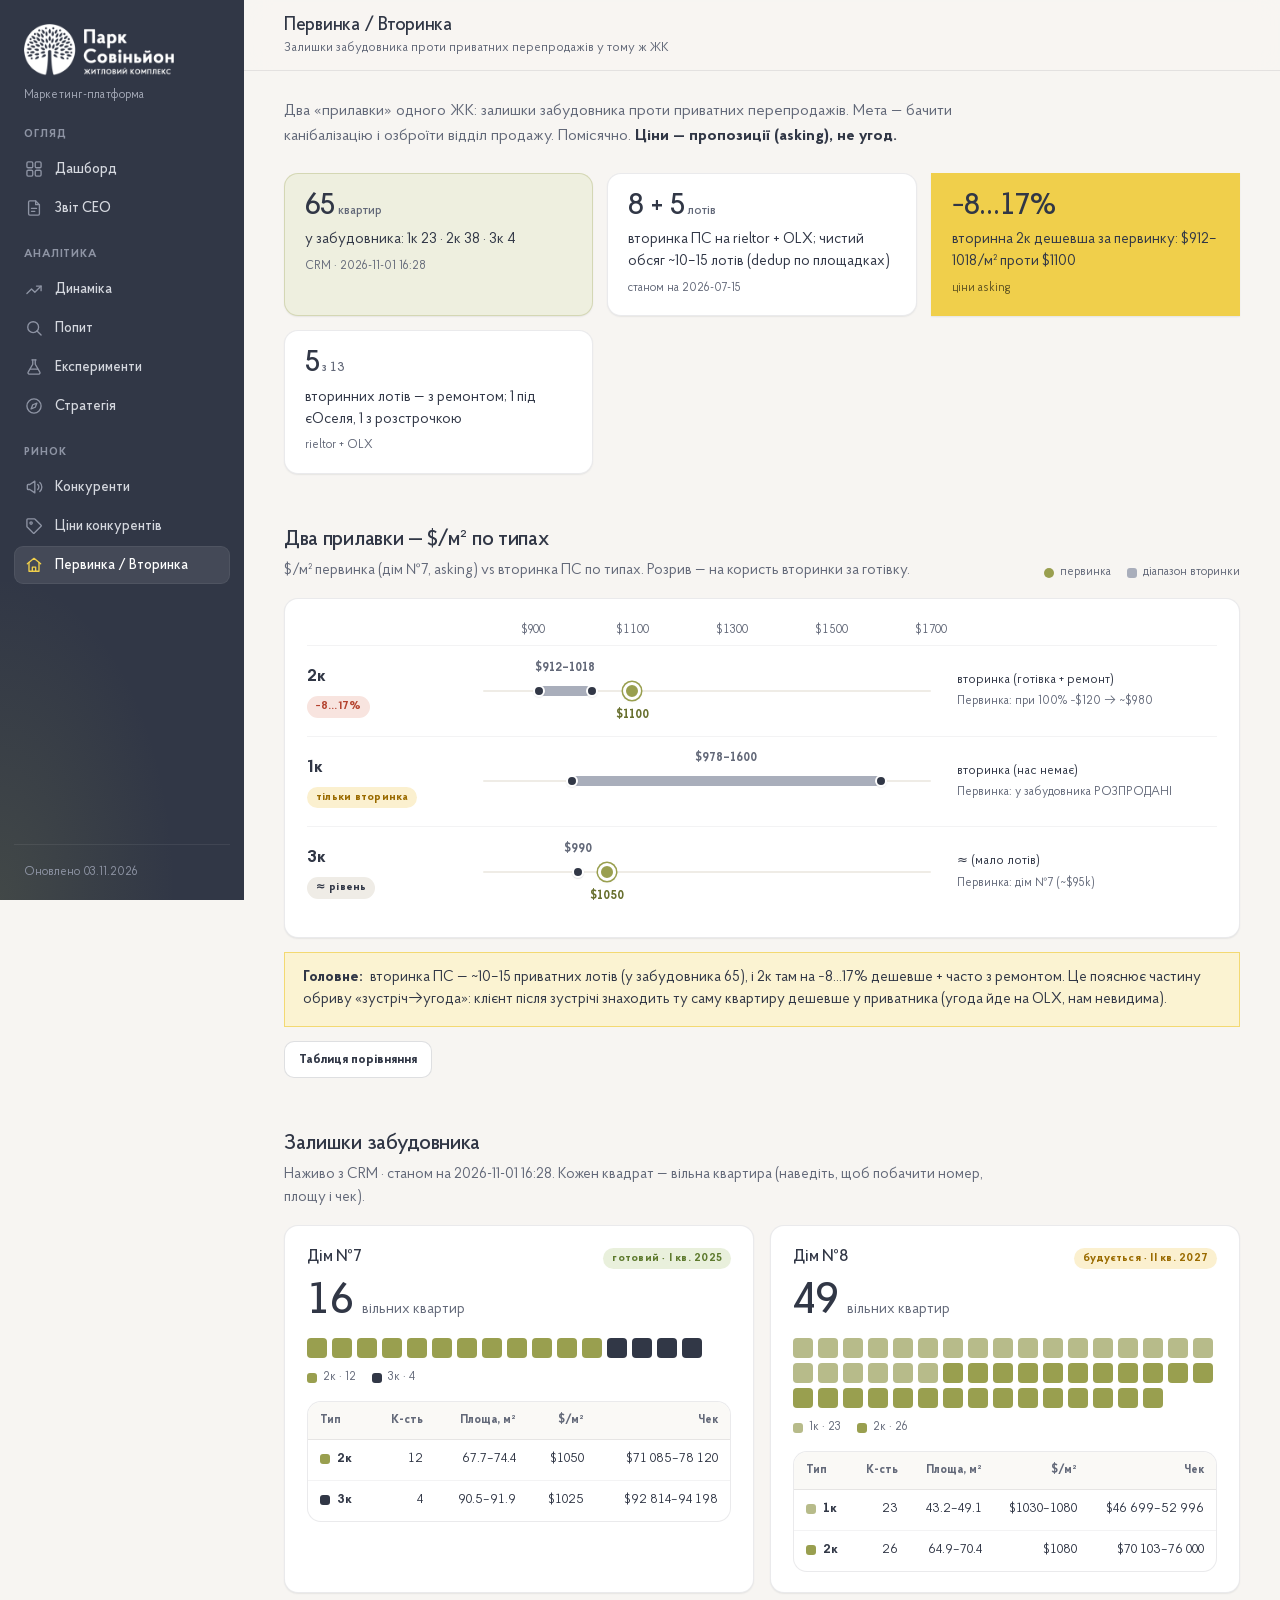
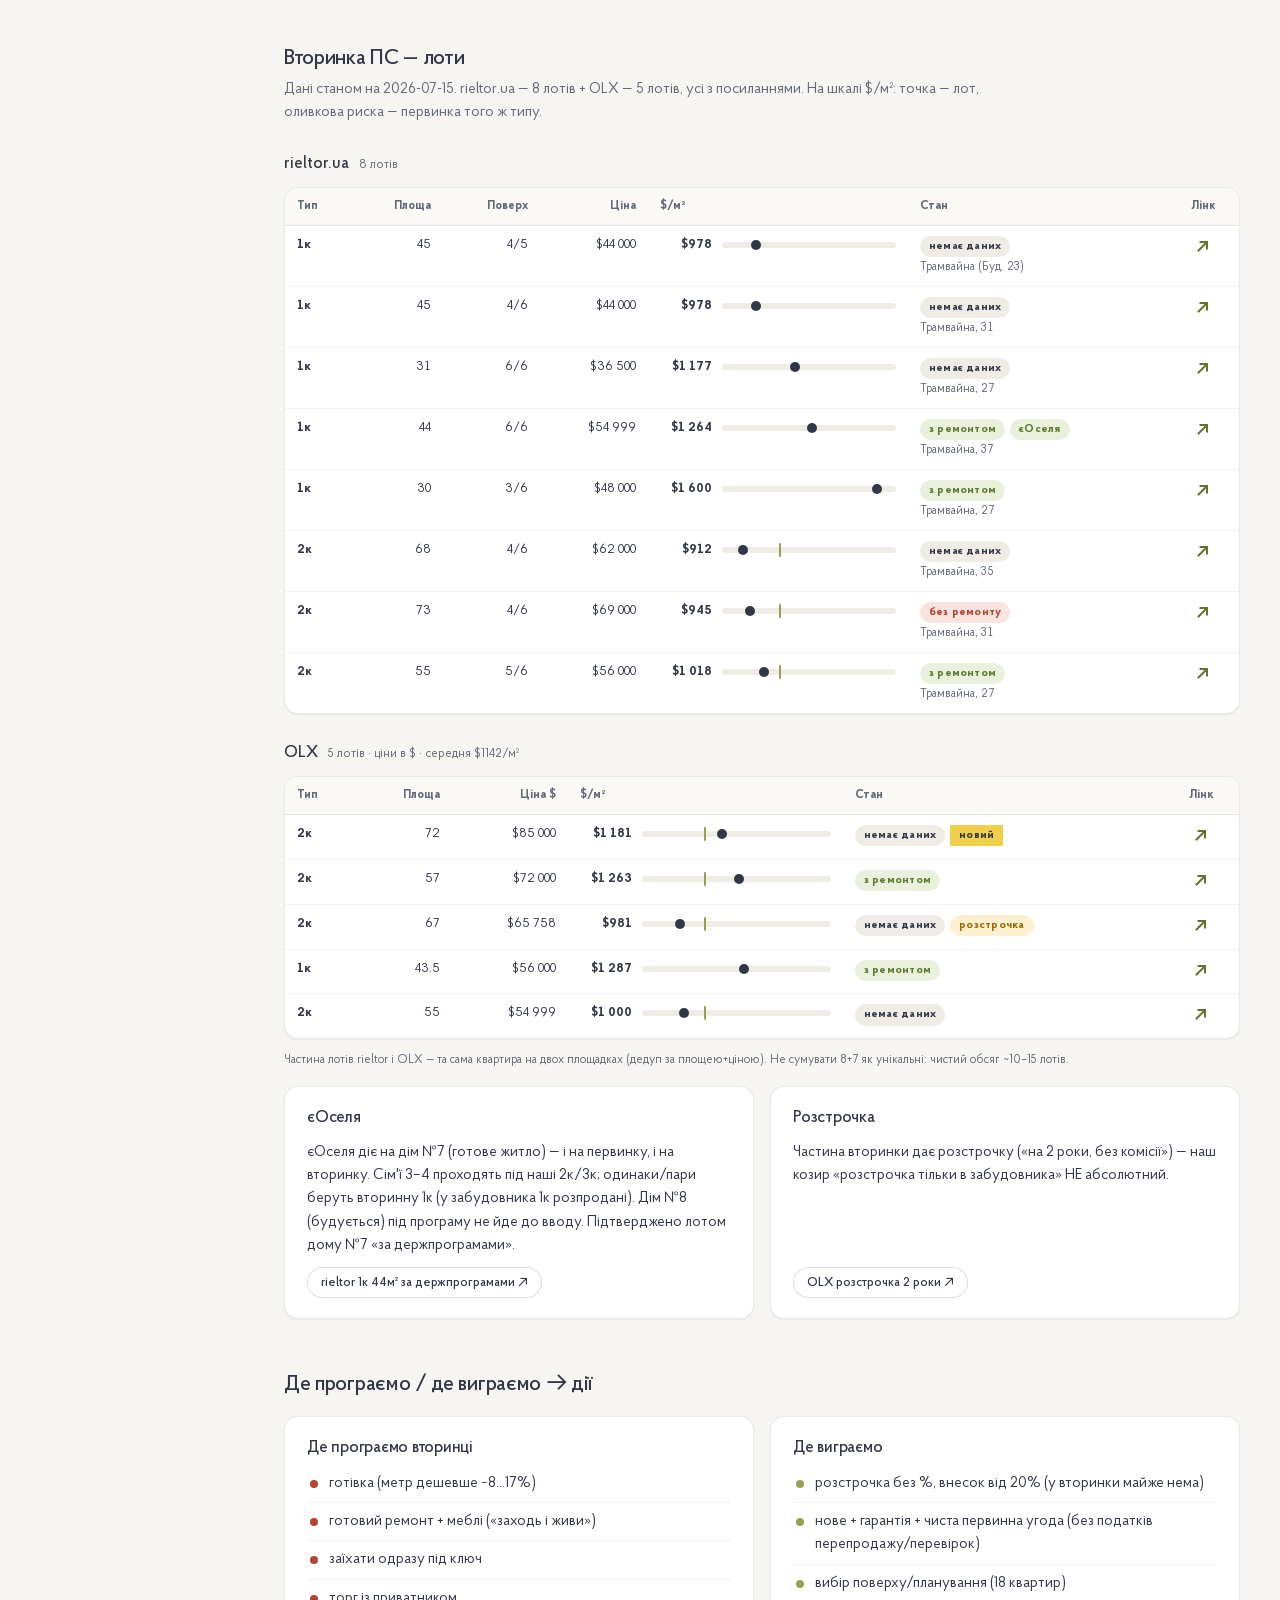
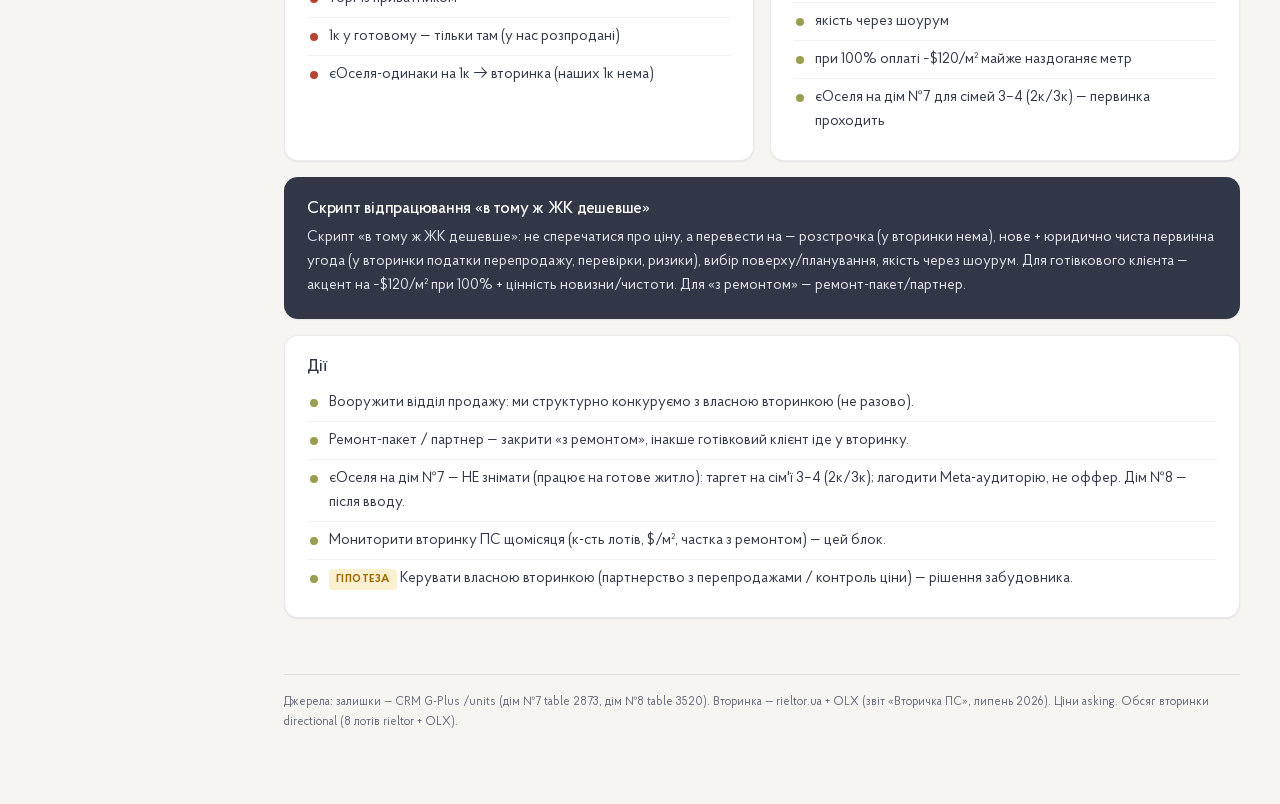
<file: own_market.html>
<!DOCTYPE html><html lang="uk"><head><meta charset="utf-8"><meta name="viewport" content="width=device-width,initial-scale=1"><meta name="robots" content="noindex,nofollow"><meta name="referrer" content="strict-origin-when-cross-origin"><meta name="theme-color" content="#313746"><title>Первинка / Вторинка · Парк Совіньйон</title><link rel="icon" type="image/svg+xml" href="favicon.svg"><link rel="preload" href="fonts/ProbaPro-Medium.woff2" as="font" type="font/woff2" crossorigin><link rel="preload" href="fonts/ProbaPro-Regular.woff2" as="font" type="font/woff2" crossorigin><link rel="stylesheet" href="ps.css">
<style>
.hh{display:flex;align-items:center;justify-content:space-between;gap:8px}
.hbig{display:flex;align-items:baseline;gap:10px;margin:10px 0 14px}
.hbig .num{font-size:44px;font-weight:500;letter-spacing:-.03em;line-height:1}
.hbig span:last-child{color:var(--gray)}
.units{display:flex;flex-wrap:wrap;gap:5px}
.u{width:20px;height:20px;border-radius:4px;display:block;transition:transform .15s var(--ease)}
.u:hover{transform:scale(1.25)}
.legend i{border-radius:3px}
.rk{display:inline-flex;align-items:center;gap:7px;font-weight:600}.rk i{width:10px;height:10px;border-radius:3px;display:inline-block}
.tblw.flat{box-shadow:none}
.mut{color:var(--gray);font-size:var(--fs-xs);margin-top:2px}
.gap{font-weight:600;color:var(--bad);white-space:nowrap}
.go{color:var(--olive-d);font-weight:600;text-decoration:none;font-size:var(--fs-md)}
.flags{display:flex;gap:5px;flex-wrap:wrap}
/* гантелі $/м² */
.db{position:relative;padding-top:26px}
.db-axis{position:relative;height:0;margin-left:calc(150px + 26px);margin-right:calc(260px + 26px)}
.db-tick{position:absolute;top:-24px;transform:translateX(-50%);font-size:var(--fs-xs);color:var(--gray);font-variant-numeric:tabular-nums}
.db-row{display:grid;grid-template-columns:150px minmax(0,1fr) 260px;gap:18px;align-items:center;padding:18px 0;border-top:1px solid var(--line-soft)}
.db-t{display:flex;flex-direction:column;gap:6px;align-items:flex-start}.db-t b{font-size:var(--fs-md)}
.db-track{position:relative;height:52px;margin:0 8px}
.db-track::before{content:"";position:absolute;left:0;right:0;top:50%;height:2px;margin-top:-1px;background:var(--cream-2);border-radius:2px}
.db-rng{position:absolute;top:50%;height:10px;margin-top:-5px;background:var(--gray-3);border-radius:5px}
.db-end{position:absolute;top:50%;width:12px;height:12px;margin:-6px 0 0 -6px;border-radius:50%;background:var(--navy);border:2px solid #fff;box-shadow:var(--sh-1)}
.db-pri{position:absolute;top:50%;width:18px;height:18px;margin:-9px 0 0 -9px;border-radius:50%;background:var(--olive);border:3px solid #fff;box-shadow:0 0 0 1.5px var(--olive),var(--sh-2);z-index:2}
.db-lab{position:absolute;transform:translateX(-50%);font-size:var(--fs-xs);font-weight:600;white-space:nowrap;font-variant-numeric:tabular-nums}
.db-lab.db-s{top:-6px;color:var(--gray)}
.db-lab.db-p{bottom:-8px;color:var(--olive-d)}
.db-w{font-size:var(--fs-sm);line-height:1.4}
.db-note{color:var(--gray);font-size:var(--fs-xs);margin-top:4px}
@media (max-width:860px){
  .db-axis{display:none}
  .db-row{grid-template-columns:1fr;gap:10px}
  .db-t{flex-direction:row;align-items:center}
}
/* $/м² у таблиці лотів */
.pm{display:flex;align-items:center;gap:10px;min-width:150px}
.pm-v{flex:0 0 52px;font-weight:600;text-align:right}
.pm-t{position:relative;flex:1;height:6px;background:var(--cream-2);border-radius:3px;min-width:70px}
.pm-dot{position:absolute;top:50%;width:10px;height:10px;margin:-5px 0 0 -5px;border-radius:50%;background:var(--navy)}
.pm-ref{position:absolute;top:-4px;width:2px;height:14px;margin-left:-1px;background:var(--olive);border-radius:1px}
.flag-p{display:flex;flex-direction:column;gap:10px}
.flag-p .links{display:flex;gap:8px;flex-wrap:wrap;margin-top:auto}
.verdict li{padding:7px 0 7px 22px;position:relative;border-bottom:1px solid var(--line-soft);list-style:none;font-size:var(--fs-body)}
.verdict ul{margin:6px 0 0;padding:0}
.verdict li:last-child{border-bottom:0}
.verdict li::before{content:"";position:absolute;left:3px;top:15px;width:8px;height:8px;border-radius:50%;background:var(--c,var(--olive))}
.verdict.lose{--c:var(--bad)}
.script{margin-top:16px}
.script .panel-h{color:#fff}
.script p{margin:6px 0 0;line-height:1.6;color:#E4E6EB}
.th{display:flex;align-items:baseline;gap:10px;margin:26px 0 10px}.th h3{margin:0;font-size:var(--fs-h3);font-weight:500}.th small{color:var(--gray)}
</style></head><body>
<a class="skip" href="#content">Перейти до змісту</a><div class="app"><aside class="side" id="side" aria-label="Розділи дашборда"><a class="side-logo" href="index.html" aria-label="Парк Совіньйон — на головну"><img src="img/ui/logo-white.webp" width="180" height="62" alt="Парк Совіньйон"></a><div class="side-cap">Маркетинг-платформа</div><nav class="side-nav"><div class="nv-g"><div class="nv-gt">Огляд</div><a class="nv" href="index.html"><svg class="ic" viewBox="0 0 24 24" width="20" height="20" fill="none" stroke="currentColor" stroke-width="1.6" stroke-linecap="round" stroke-linejoin="round" aria-hidden="true"><rect x="3.5" y="3.5" width="7" height="7" rx="1.5"/><rect x="13.5" y="3.5" width="7" height="7" rx="1.5"/><rect x="3.5" y="13.5" width="7" height="7" rx="1.5"/><rect x="13.5" y="13.5" width="7" height="7" rx="1.5"/></svg><span>Дашборд</span></a><a class="nv" href="ceo.html"><svg class="ic" viewBox="0 0 24 24" width="20" height="20" fill="none" stroke="currentColor" stroke-width="1.6" stroke-linecap="round" stroke-linejoin="round" aria-hidden="true"><path d="M14 3.5H7a1.5 1.5 0 0 0-1.5 1.5v14A1.5 1.5 0 0 0 7 20.5h10a1.5 1.5 0 0 0 1.5-1.5V8z"/><path d="M14 3.5V8h4.5"/><path d="M9 12.5h6M9 16h4"/></svg><span>Звіт CEO</span></a></div><div class="nv-g"><div class="nv-gt">Аналітика</div><a class="nv" href="trends.html"><svg class="ic" viewBox="0 0 24 24" width="20" height="20" fill="none" stroke="currentColor" stroke-width="1.6" stroke-linecap="round" stroke-linejoin="round" aria-hidden="true"><path d="M3.5 17.5l5.5-5.5 4 4 7.5-7.5"/><path d="M15 8.5h5.5V14"/></svg><span>Динаміка</span></a><a class="nv" href="demand.html"><svg class="ic" viewBox="0 0 24 24" width="20" height="20" fill="none" stroke="currentColor" stroke-width="1.6" stroke-linecap="round" stroke-linejoin="round" aria-hidden="true"><circle cx="11" cy="11" r="6.5"/><path d="M20.5 20.5l-4.9-4.9"/></svg><span>Попит</span></a><a class="nv" href="experiments.html"><svg class="ic" viewBox="0 0 24 24" width="20" height="20" fill="none" stroke="currentColor" stroke-width="1.6" stroke-linecap="round" stroke-linejoin="round" aria-hidden="true"><path d="M9.5 3.5h5"/><path d="M10.5 3.5v5.2L5 18.2a1.5 1.5 0 0 0 1.3 2.3h11.4a1.5 1.5 0 0 0 1.3-2.3l-5.5-9.5V3.5"/><path d="M7.5 14.5h9"/></svg><span>Експерименти</span></a><a class="nv" href="strategy.html"><svg class="ic" viewBox="0 0 24 24" width="20" height="20" fill="none" stroke="currentColor" stroke-width="1.6" stroke-linecap="round" stroke-linejoin="round" aria-hidden="true"><circle cx="12" cy="12" r="8.5"/><path d="M15.5 8.5l-2 5-5 2 2-5z"/></svg><span>Стратегія</span></a></div><div class="nv-g"><div class="nv-gt">Ринок</div><a class="nv" href="competitors.html"><svg class="ic" viewBox="0 0 24 24" width="20" height="20" fill="none" stroke="currentColor" stroke-width="1.6" stroke-linecap="round" stroke-linejoin="round" aria-hidden="true"><path d="M4 10v4a1 1 0 0 0 1 1h2l6 4V5L7 9H5a1 1 0 0 0-1 1z"/><path d="M16.5 9a4 4 0 0 1 0 6"/><path d="M19 6.5a7.5 7.5 0 0 1 0 11"/></svg><span>Конкуренти</span></a><a class="nv" href="prices.html"><svg class="ic" viewBox="0 0 24 24" width="20" height="20" fill="none" stroke="currentColor" stroke-width="1.6" stroke-linecap="round" stroke-linejoin="round" aria-hidden="true"><path d="M3.5 12.6V4.5a1 1 0 0 1 1-1h8.1a1 1 0 0 1 .7.3l7.2 7.2a1 1 0 0 1 0 1.4l-8.1 8.1a1 1 0 0 1-1.4 0l-7.2-7.2a1 1 0 0 1-.3-.7z"/><circle cx="8.5" cy="8.5" r="1.4"/></svg><span>Ціни конкурентів</span></a><a class="nv on" href="own_market.html" aria-current="page"><svg class="ic" viewBox="0 0 24 24" width="20" height="20" fill="none" stroke="currentColor" stroke-width="1.6" stroke-linecap="round" stroke-linejoin="round" aria-hidden="true"><path d="M4 10.5L12 4l8 6.5"/><path d="M6 9v10.5h12V9"/><path d="M10 19.5v-5h4v5"/></svg><span>Первинка / Вторинка</span></a></div></nav><div class="side-ft">Оновлено 03.11.2026</div></aside><div class="scrim" id="scrim" hidden></div><div class="main"><header class="top"><button class="burger" id="burger" type="button" aria-label="Меню" aria-controls="side" aria-expanded="false"><svg class="ic" viewBox="0 0 24 24" width="20" height="20" fill="none" stroke="currentColor" stroke-width="1.6" stroke-linecap="round" stroke-linejoin="round" aria-hidden="true"><path d="M4 7h16M4 12h16M4 17h16"/></svg></button><div class="top-t"><h1 class="top-h">Первинка / Вторинка</h1><p class="top-sub">Залишки забудовника проти приватних перепродажів у тому ж ЖК</p></div><div class="top-r"></div></header><div id="content">
<main class="pg">
<p class="lede">Два «прилавки» одного ЖК: залишки забудовника проти приватних перепродажів. Мета — бачити канібалізацію і озброїти відділ продажу. Помісячно. <b>Ціни — пропозиції (asking), не угод.</b></p>
<div class="takeaways">
<div class="tk ps"><div class="tk-v">65<small>квартир</small></div><div class="tk-t">у забудовника: 1к 23 · 2к 38 · 3к 4</div><div class="tk-s">CRM · 2026-11-01 16:28</div></div>
<div class="tk"><div class="tk-v">8 + 5<small>лотів</small></div><div class="tk-t">вторинка ПС на rieltor + OLX; чистий обсяг ~10–15 лотів (dedup по площадках)</div><div class="tk-s">станом на 2026-07-15</div></div>
<div class="tk hl"><div class="tk-v">−8…17%</div><div class="tk-t">вторинна 2к дешевша за первинку: $912–1018/м² проти $1100</div><div class="tk-s">ціни asking</div></div>
<div class="tk"><div class="tk-v">5<small>з 13</small></div><div class="tk-t">вторинних лотів — з ремонтом; 1 під єОселя, 1 з розстрочкою</div><div class="tk-s">rieltor + OLX</div></div>
</div>

<section class="sec" id="compare">
<div class="sec-h"><div class="sec-tt"><h2>Два прилавки — $/м² по типах</h2><p>$/м² первинка (дім №7, asking) vs вторинка ПС по типах. Розрив — на користь вторинки за готівку.</p></div>
<div class="legend sec-r"><span><i style="background:var(--olive);border-radius:50%"></i>первинка</span><span><i style="background:var(--gray-3)"></i>діапазон вторинки</span></div></div>
<div class="panel"><div class="db"><div class="db-axis"><span class="db-tick" style="left:11.11%">$900</span><span class="db-tick" style="left:33.33%">$1100</span><span class="db-tick" style="left:55.56%">$1300</span><span class="db-tick" style="left:77.78%">$1500</span><span class="db-tick" style="left:100.00%">$1700</span></div><div class="db-row">
<div class="db-t"><b>2к</b><span class="badge bad">−8…17%</span></div>
<div class="db-track"><span class="db-rng" style="left:12.44%;width:11.78%"></span><span class="db-end" style="left:12.44%" title="вторинка від $912"></span><span class="db-end" style="left:24.22%" title="вторинка до $1018"></span><span class="db-lab db-s" style="left:18.33%">$912–1018</span><span class="db-pri" style="left:33.33%" title="первинка $1100/м²"></span><span class="db-lab db-p" style="left:33.33%">$1100</span></div>
<div class="db-w">вторинка (готівка + ремонт)<div class="db-note">Первинка: при 100% −$120 → ~$980</div></div>
</div><div class="db-row">
<div class="db-t"><b>1к</b><span class="badge warn">тільки вторинка</span></div>
<div class="db-track"><span class="db-rng" style="left:19.78%;width:69.11%"></span><span class="db-end" style="left:19.78%" title="вторинка від $978"></span><span class="db-end" style="left:88.89%" title="вторинка до $1600"></span><span class="db-lab db-s" style="left:54.33%">$978–1600</span></div>
<div class="db-w">вторинка (нас немає)<div class="db-note">Первинка: у забудовника РОЗПРОДАНІ</div></div>
</div><div class="db-row">
<div class="db-t"><b>3к</b><span class="badge ">≈ рівень</span></div>
<div class="db-track"><span class="db-rng" style="left:21.11%;width:0.80%"></span><span class="db-end" style="left:21.11%" title="вторинка від $990"></span><span class="db-end" style="left:21.11%" title="вторинка до $990"></span><span class="db-lab db-s" style="left:21.11%">$990</span><span class="db-pri" style="left:27.78%" title="первинка $1050/м²"></span><span class="db-lab db-p" style="left:27.78%">$1050</span></div>
<div class="db-w">≈ (мало лотів)<div class="db-note">Первинка: дім №7 (~$95k)</div></div>
</div></div></div>
<div class="plaque"><b>Головне:</b> вторинка ПС — ~10–15 приватних лотів (у забудовника 65), і 2к там на −8…17% дешевше + часто з ремонтом. Це пояснює частину обриву «зустріч→угода»: клієнт після зустрічі знаходить ту саму квартиру дешевше у приватника (угода йде на OLX, нам невидима).</div>
<details class="more"><summary class="btn" style="margin-top:14px">Таблиця порівняння</summary>
<div class="tblw" style="margin-top:12px"><table class="tbl"><thead><tr><th>Тип</th><th>Первинка (№7)</th><th>Вторинка ПС</th><th>Розрив</th><th>Хто виграє</th></tr></thead><tbody><tr><td><b>2к</b></td><td>$1100/м²<div class="mut">при 100% −$120 → ~$980</div></td><td>$912–1018/м²</td><td class="gap">−8…17%</td><td>вторинка (готівка + ремонт)</td></tr><tr><td><b>1к</b></td><td>—<div class="mut">у забудовника РОЗПРОДАНІ</div></td><td>$978–1600/м²</td><td class="gap">тільки вторинка</td><td>вторинка (нас немає)</td></tr><tr><td><b>3к</b></td><td>$1050/м²<div class="mut">дім №7 (~$95k)</div></td><td>$990–990/м²</td><td class="gap">≈ рівень</td><td>≈ (мало лотів)</td></tr></tbody></table></div></details>
</section>

<section class="sec" id="stock">
<div class="sec-h"><div class="sec-tt"><h2>Залишки забудовника</h2><p>Наживо з CRM · станом на 2026-11-01 16:28. Кожен квадрат — вільна квартира (наведіть, щоб побачити номер, площу і чек).</p></div></div>
<div class="grid2">
<div class="panel house">
<div class="hh"><h3 class="panel-h">Дім №7</h3><span class="badge ok">готовий · I кв. 2025</span></div>
<div class="hbig"><span class="num">16</span><span>вільних квартир</span></div>
<div class="units" role="img" aria-label="Вільні квартири за типами"><span class="u" style="background:#999F4F" title="2к · кв. 70нп · 67.7 м² · $71 085"></span><span class="u" style="background:#999F4F" title="2к · кв. 29 · 73.2 м² · $76 860"></span><span class="u" style="background:#999F4F" title="2к · кв. 68нп · 73.2 м² · $76 860"></span><span class="u" style="background:#999F4F" title="2к · кв. 4 · 73.8 м² · $77 542"></span><span class="u" style="background:#999F4F" title="2к · кв. 39 · 73.8 м² · $77 542"></span><span class="u" style="background:#999F4F" title="2к · кв. 34нп · 74.1 м² · $77 805"></span><span class="u" style="background:#999F4F" title="2к · кв. 69нп · 74.1 м² · $77 805"></span><span class="u" style="background:#999F4F" title="2к · кв. 28 · 74.2 м² · $77 910"></span><span class="u" style="background:#999F4F" title="2к · кв. 63 · 74.2 м² · $77 910"></span><span class="u" style="background:#999F4F" title="2к · кв. 22 · 74.3 м² · $78 015"></span><span class="u" style="background:#999F4F" title="2к · кв. 57 · 74.3 м² · $78 015"></span><span class="u" style="background:#999F4F" title="2к · кв. 51 · 74.4 м² · $78 120"></span><span class="u" style="background:#313746" title="3к · кв. 71нп · 90.5 м² · $92 814"></span><span class="u" style="background:#313746" title="3к · кв. 65 · 90.7 м² · $92 968"></span><span class="u" style="background:#313746" title="3к · кв. 26 · 91.2 м² · $93 480"></span><span class="u" style="background:#313746" title="3к · кв. 41 · 91.9 м² · $94 198"></span></div>
<div class="legend" style="margin:10px 0 14px"><span><i style="background:#999F4F"></i>2к · 12</span><span><i style="background:#313746"></i>3к · 4</span></div>
<div class="tblw flat"><table class="tbl"><thead><tr><th>Тип</th><th class="r">К-сть</th><th class="r">Площа, м²</th><th class="r">$/м²</th><th class="r">Чек</th></tr></thead><tbody><tr><td><span class="rk"><i style="background:#999F4F"></i>2к</span></td><td class="r">12</td><td class="r">67.7–74.4</td><td class="r">$1050</td><td class="r">$71 085–78 120</td></tr><tr><td><span class="rk"><i style="background:#313746"></i>3к</span></td><td class="r">4</td><td class="r">90.5–91.9</td><td class="r">$1025</td><td class="r">$92 814–94 198</td></tr></tbody></table></div>
</div>
<div class="panel house">
<div class="hh"><h3 class="panel-h">Дім №8</h3><span class="badge warn">будується · II кв. 2027</span></div>
<div class="hbig"><span class="num">49</span><span>вільних квартир</span></div>
<div class="units" role="img" aria-label="Вільні квартири за типами"><span class="u" style="background:#B7BB8A" title="1к · кв. 29 · 43.2 м² · $46 699"></span><span class="u" style="background:#B7BB8A" title="1к · кв. 135 · 44.8 м² · $48 341"></span><span class="u" style="background:#B7BB8A" title="1к · кв. 142 · 45.5 м² · $49 118"></span><span class="u" style="background:#B7BB8A" title="1к · кв. 172 · 45.5 м² · $49 108"></span><span class="u" style="background:#B7BB8A" title="1к · кв. 37 · 46.1 м² · $49 810"></span><span class="u" style="background:#B7BB8A" title="1к · кв. 25 · 46.6 м² · $50 360"></span><span class="u" style="background:#B7BB8A" title="1к · кв. 18 · 46.8 м² · $48 225"></span><span class="u" style="background:#B7BB8A" title="1к · кв. 53 · 46.8 м² · $50 555"></span><span class="u" style="background:#B7BB8A" title="1к · кв. 11 · 46.9 м² · $50 695"></span><span class="u" style="background:#B7BB8A" title="1к · кв. 4 · 47.1 м² · $50 879"></span><span class="u" style="background:#B7BB8A" title="1к · кв. 39 · 47.1 м² · $50 879"></span><span class="u" style="background:#B7BB8A" title="1к · кв. 138 · 47.3 м² · $51 084"></span><span class="u" style="background:#B7BB8A" title="1к · кв. 176 · 47.3 м² · $51 084"></span><span class="u" style="background:#B7BB8A" title="1к · кв. 34 · 47.8 м² · $51 592"></span><span class="u" style="background:#B7BB8A" title="1к · кв. 65 · 47.8 м² · $51 592"></span><span class="u" style="background:#B7BB8A" title="1к · кв. 27 · 48.0 м² · $51 797"></span><span class="u" style="background:#B7BB8A" title="1к · кв. 58 · 48.0 м² · $51 797"></span><span class="u" style="background:#B7BB8A" title="1к · кв. 20 · 48.2 м² · $52 045"></span><span class="u" style="background:#B7BB8A" title="1к · кв. 51 · 48.2 м² · $52 045"></span><span class="u" style="background:#B7BB8A" title="1к · кв. 13 · 48.3 м² · $52 175"></span><span class="u" style="background:#B7BB8A" title="1к · кв. 44 · 48.3 м² · $52 175"></span><span class="u" style="background:#B7BB8A" title="1к · кв. 141 · 49.1 м² · $52 996"></span><span class="u" style="background:#B7BB8A" title="1к · кв. 173 · 49.1 м² · $52 996"></span><span class="u" style="background:#999F4F" title="2к · кв. 31 · 64.9 м² · $70 103"></span><span class="u" style="background:#999F4F" title="2к · кв. 68 · 64.9 м² · $70 114"></span><span class="u" style="background:#999F4F" title="2к · кв. 24 · 65.1 м² · $70 319"></span><span class="u" style="background:#999F4F" title="2к · кв. 61 · 65.1 м² · $70 308"></span><span class="u" style="background:#999F4F" title="2к · кв. 54 · 65.2 м² · $70 470"></span><span class="u" style="background:#999F4F" title="2к · кв. 47 · 65.3 м² · $70 535"></span><span class="u" style="background:#999F4F" title="2к · кв. 30 · 66.3 м² · $71 626"></span><span class="u" style="background:#999F4F" title="2к · кв. 23 · 66.5 м² · $71 777"></span><span class="u" style="background:#999F4F" title="2к · кв. 9 · 67.0 м² · $72 328"></span><span class="u" style="background:#999F4F" title="2к · кв. 48 · 67.0 м² · $72 328"></span><span class="u" style="background:#999F4F" title="2к · кв. 137 · 67.1 м² · $72 468"></span><span class="u" style="background:#999F4F" title="2к · кв. 177 · 67.1 м² · $72 479"></span><span class="u" style="background:#999F4F" title="2к · кв. 136 · 67.5 м² · $72 857"></span><span class="u" style="background:#999F4F" title="2к · кв. 178 · 67.5 м² · $72 846"></span><span class="u" style="background:#999F4F" title="2к · кв. 41 · 67.7 м² · $73 159"></span><span class="u" style="background:#999F4F" title="2к · кв. 2 · 67.8 м² · $73 192"></span><span class="u" style="background:#999F4F" title="2к · кв. 33 · 68.2 м² · $73 699"></span><span class="u" style="background:#999F4F" title="2к · кв. 66 · 68.2 м² · $73 710"></span><span class="u" style="background:#999F4F" title="2к · кв. 26 · 68.5 м² · $73 926"></span><span class="u" style="background:#999F4F" title="2к · кв. 59 · 68.5 м² · $73 926"></span><span class="u" style="background:#999F4F" title="2к · кв. 19 · 68.6 м² · $74 088"></span><span class="u" style="background:#999F4F" title="2к · кв. 52 · 68.6 м² · $74 088"></span><span class="u" style="background:#999F4F" title="2к · кв. 12 · 68.8 м² · $74 250"></span><span class="u" style="background:#999F4F" title="2к · кв. 45 · 68.8 м² · $74 250"></span><span class="u" style="background:#999F4F" title="2к · кв. 140 · 70.4 м² · $76 000"></span><span class="u" style="background:#999F4F" title="2к · кв. 174 · 70.4 м² · $76 000"></span></div>
<div class="legend" style="margin:10px 0 14px"><span><i style="background:#B7BB8A"></i>1к · 23</span><span><i style="background:#999F4F"></i>2к · 26</span></div>
<div class="tblw flat"><table class="tbl"><thead><tr><th>Тип</th><th class="r">К-сть</th><th class="r">Площа, м²</th><th class="r">$/м²</th><th class="r">Чек</th></tr></thead><tbody><tr><td><span class="rk"><i style="background:#B7BB8A"></i>1к</span></td><td class="r">23</td><td class="r">43.2–49.1</td><td class="r">$1030–1080</td><td class="r">$46 699–52 996</td></tr><tr><td><span class="rk"><i style="background:#999F4F"></i>2к</span></td><td class="r">26</td><td class="r">64.9–70.4</td><td class="r">$1080</td><td class="r">$70 103–76 000</td></tr></tbody></table></div>
</div>
</div>
</section>

<section class="sec" id="secondary">
<div class="sec-h"><div class="sec-tt"><h2>Вторинка ПС — лоти</h2><p>Дані станом на 2026-07-15. rieltor.ua — 8 лотів + OLX — 5 лотів, усі з посиланнями. На шкалі $/м²: точка — лот, оливкова риска — первинка того ж типу.</p></div></div>
<div class="th"><h3>rieltor.ua</h3><small>8 лотів</small></div>
<div class="tblw"><table class="tbl"><thead><tr><th>Тип</th><th class="r">Площа</th><th class="r">Поверх</th><th class="r">Ціна</th><th>$/м²</th><th>Стан</th><th class="c">Лінк</th></tr></thead><tbody><tr><td><b>1к</b></td><td class="r">45</td><td class="r">4/5</td><td class="r">$44 000</td><td><span class="pm"><span class="pm-v">$978</span><span class="pm-t"><i class="pm-dot" style="left:19.8%"></i></span></span></td><td><div class="flags"><span class="badge">немає даних</span></div><div class="mut">Трамвайна (Буд. 23)</div></td><td class="c"><a href="https://rieltor.ua/tairovo/flats-sale/view/12794508/" target="_blank" rel="noopener noreferrer" class="go" aria-label="Відкрити оголошення">↗</a></td></tr><tr><td><b>1к</b></td><td class="r">45</td><td class="r">4/6</td><td class="r">$44 000</td><td><span class="pm"><span class="pm-v">$978</span><span class="pm-t"><i class="pm-dot" style="left:19.8%"></i></span></span></td><td><div class="flags"><span class="badge">немає даних</span></div><div class="mut">Трамвайна, 31</div></td><td class="c"><a href="https://rieltor.ua/tairovo/flats-sale/view/12883285/" target="_blank" rel="noopener noreferrer" class="go" aria-label="Відкрити оголошення">↗</a></td></tr><tr><td><b>1к</b></td><td class="r">31</td><td class="r">6/6</td><td class="r">$36 500</td><td><span class="pm"><span class="pm-v">$1 177</span><span class="pm-t"><i class="pm-dot" style="left:41.9%"></i></span></span></td><td><div class="flags"><span class="badge">немає даних</span></div><div class="mut">Трамвайна, 27</div></td><td class="c"><a href="https://rieltor.ua/tairovo/flats-sale/view/12840074/" target="_blank" rel="noopener noreferrer" class="go" aria-label="Відкрити оголошення">↗</a></td></tr><tr><td><b>1к</b></td><td class="r">44</td><td class="r">6/6</td><td class="r">$54 999</td><td><span class="pm"><span class="pm-v">$1 264</span><span class="pm-t"><i class="pm-dot" style="left:51.6%"></i></span></span></td><td><div class="flags"><span class="badge ok">з ремонтом</span><span class="badge ok">єОселя</span></div><div class="mut">Трамвайна, 37</div></td><td class="c"><a href="https://rieltor.ua/tairovo/flats-sale/view/12716102/" target="_blank" rel="noopener noreferrer" class="go" aria-label="Відкрити оголошення">↗</a></td></tr><tr><td><b>1к</b></td><td class="r">30</td><td class="r">3/6</td><td class="r">$48 000</td><td><span class="pm"><span class="pm-v">$1 600</span><span class="pm-t"><i class="pm-dot" style="left:88.9%"></i></span></span></td><td><div class="flags"><span class="badge ok">з ремонтом</span></div><div class="mut">Трамвайна, 27</div></td><td class="c"><a href="https://rieltor.ua/tairovo/flats-sale/view/12859246/" target="_blank" rel="noopener noreferrer" class="go" aria-label="Відкрити оголошення">↗</a></td></tr><tr><td><b>2к</b></td><td class="r">68</td><td class="r">4/6</td><td class="r">$62 000</td><td><span class="pm"><span class="pm-v">$912</span><span class="pm-t"><i class="pm-dot" style="left:12.4%"></i><i class="pm-ref" style="left:33.3%" title="первинка $1100"></i></span></span></td><td><div class="flags"><span class="badge">немає даних</span></div><div class="mut">Трамвайна, 35</div></td><td class="c"><a href="https://rieltor.ua/tairovo/flats-sale/view/12823335/" target="_blank" rel="noopener noreferrer" class="go" aria-label="Відкрити оголошення">↗</a></td></tr><tr><td><b>2к</b></td><td class="r">73</td><td class="r">4/6</td><td class="r">$69 000</td><td><span class="pm"><span class="pm-v">$945</span><span class="pm-t"><i class="pm-dot" style="left:16.1%"></i><i class="pm-ref" style="left:33.3%" title="первинка $1100"></i></span></span></td><td><div class="flags"><span class="badge bad">без ремонту</span></div><div class="mut">Трамвайна, 31</div></td><td class="c"><a href="https://rieltor.ua/tairovo/flats-sale/view/12292620/" target="_blank" rel="noopener noreferrer" class="go" aria-label="Відкрити оголошення">↗</a></td></tr><tr><td><b>2к</b></td><td class="r">55</td><td class="r">5/6</td><td class="r">$56 000</td><td><span class="pm"><span class="pm-v">$1 018</span><span class="pm-t"><i class="pm-dot" style="left:24.2%"></i><i class="pm-ref" style="left:33.3%" title="первинка $1100"></i></span></span></td><td><div class="flags"><span class="badge ok">з ремонтом</span></div><div class="mut">Трамвайна, 27</div></td><td class="c"><a href="https://rieltor.ua/tairovo/flats-sale/view/12793703/" target="_blank" rel="noopener noreferrer" class="go" aria-label="Відкрити оголошення">↗</a></td></tr></tbody></table></div>
<div class="th"><h3>OLX</h3><small>5 лотів · ціни в $ · середня $1142/м²</small></div>
<div class="tblw"><table class="tbl"><thead><tr><th>Тип</th><th class="r">Площа</th><th class="r">Ціна $</th><th>$/м²</th><th>Стан</th><th class="c">Лінк</th></tr></thead><tbody><tr><td><b>2к</b></td><td class="r">72</td><td class="r">$85 000</td><td><span class="pm"><span class="pm-v">$1 181</span><span class="pm-t"><i class="pm-dot" style="left:42.3%"></i><i class="pm-ref" style="left:33.3%" title="первинка $1100"></i></span></span></td><td><div class="flags"><span class="badge">немає даних</span><span class="badge new">новий</span></div></td><td class="c"><a href="https://www.olx.ua/d/uk/obyavlenie/prodazh-2-kmnatna-kvartira-72-m-vd-vlasnika-blya-morya-zhk-park-sovnyon-ID10QnIo.html" target="_blank" rel="noopener noreferrer" class="go" aria-label="Відкрити оголошення">↗</a></td></tr><tr><td><b>2к</b></td><td class="r">57</td><td class="r">$72 000</td><td><span class="pm"><span class="pm-v">$1 263</span><span class="pm-t"><i class="pm-dot" style="left:51.4%"></i><i class="pm-ref" style="left:33.3%" title="первинка $1100"></i></span></span></td><td><div class="flags"><span class="badge ok">з ремонтом</span></div></td><td class="c"><a href="https://www.olx.ua/d/uk/obyavlenie/prodam-stilnu-2-kmnatnu-kvartiru-v-zhk-park-sovnyon-avtorskiy-remont-gaz-ID10zauw.html" target="_blank" rel="noopener noreferrer" class="go" aria-label="Відкрити оголошення">↗</a></td></tr><tr><td><b>2к</b></td><td class="r">67</td><td class="r">$65 758</td><td><span class="pm"><span class="pm-v">$981</span><span class="pm-t"><i class="pm-dot" style="left:20.1%"></i><i class="pm-ref" style="left:33.3%" title="первинка $1100"></i></span></span></td><td><div class="flags"><span class="badge">немає даних</span><span class="badge warn">розстрочка</span></div></td><td class="c"><a href="https://www.olx.ua/d/uk/obyavlenie/bez-komsy-kvartiri-z-roztermnuvannyam-na-2-roki-v-zhk-park-sovnyon-ID10zSEO.html" target="_blank" rel="noopener noreferrer" class="go" aria-label="Відкрити оголошення">↗</a></td></tr><tr><td><b>1к</b></td><td class="r">43.5</td><td class="r">$56 000</td><td><span class="pm"><span class="pm-v">$1 287</span><span class="pm-t"><i class="pm-dot" style="left:54.1%"></i></span></span></td><td><div class="flags"><span class="badge ok">з ремонтом</span></div></td><td class="c"><a href="https://www.olx.ua/d/uk/obyavlenie/prodam-1-kmnatnu-kvartiru-z-remontom-v-zhk-park-sovnyon-blya-morya-ID10MCw7.html" target="_blank" rel="noopener noreferrer" class="go" aria-label="Відкрити оголошення">↗</a></td></tr><tr><td><b>2к</b></td><td class="r">55</td><td class="r">$54 999</td><td><span class="pm"><span class="pm-v">$1 000</span><span class="pm-t"><i class="pm-dot" style="left:22.2%"></i><i class="pm-ref" style="left:33.3%" title="первинка $1100"></i></span></span></td><td><div class="flags"><span class="badge">немає даних</span></div></td><td class="c"><a href="https://www.olx.ua/d/uk/obyavlenie/realnaya-kvartira-eksklyuziv-park-sovinyon-2kk-55m-more-sovinen-ID10DApD.html" target="_blank" rel="noopener noreferrer" class="go" aria-label="Відкрити оголошення">↗</a></td></tr></tbody></table></div>
<p class="src">Частина лотів rieltor і OLX — та сама квартира на двох площадках (дедуп за площею+ціною). Не сумувати 8+7 як унікальні: чистий обсяг ~10–15 лотів.</p>
<div class="grid2" style="margin-top:16px">
<div class="panel flag-p"><h3 class="panel-h">єОселя</h3><p style="margin:0">єОселя діє на дім №7 (готове житло) — і на первинку, і на вторинку. Сім'ї 3–4 проходять під наші 2к/3к; одинаки/пари беруть вторинну 1к (у забудовника 1к розпродані). Дім №8 (будується) під програму не йде до вводу. Підтверджено лотом дому №7 «за держпрограмами».</p><div class="links"><a href="https://rieltor.ua/tairovo/flats-sale/view/12716102/" target="_blank" rel="noopener noreferrer" class="chip">rieltor 1к 44м² за держпрограмами ↗</a></div></div>
<div class="panel flag-p"><h3 class="panel-h">Розстрочка</h3><p style="margin:0">Частина вторинки дає розстрочку («на 2 роки, без комісії») — наш козир «розстрочка тільки в забудовника» НЕ абсолютний.</p><div class="links"><a href="https://www.olx.ua/d/uk/obyavlenie/bez-komsy-kvartiri-z-roztermnuvannyam-na-2-roki-v-zhk-park-sovnyon-ID10zSEO.html" target="_blank" rel="noopener noreferrer" class="chip">OLX розстрочка 2 роки ↗</a></div></div>
</div>
</section>

<section class="sec" id="verdict">
<div class="sec-h"><div class="sec-tt"><h2>Де програємо / де виграємо → дії</h2></div></div>
<div class="grid2">
<div class="panel verdict lose"><h3 class="panel-h">Де програємо вторинці</h3><ul><li>готівка (метр дешевше −8…17%)</li><li>готовий ремонт + меблі («заходь і живи»)</li><li>заїхати одразу під ключ</li><li>торг із приватником</li><li>1к у готовому — тільки там (у нас розпродані)</li><li>єОселя-одинаки на 1к → вторинка (наших 1к нема)</li></ul></div>
<div class="panel verdict"><h3 class="panel-h">Де виграємо</h3><ul><li>розстрочка без %, внесок від 20% (у вторинки майже нема)</li><li>нове + гарантія + чиста первинна угода (без податків перепродажу/перевірок)</li><li>вибір поверху/планування (18 квартир)</li><li>якість через шоурум</li><li>при 100% оплаті −$120/м² майже наздоганяє метр</li><li>єОселя на дім №7 для сімей 3–4 (2к/3к) — первинка проходить</li></ul></div>
</div>
<div class="panel dark script"><h3 class="panel-h">Скрипт відпрацювання «в тому ж ЖК дешевше»</h3><p>Скрипт «в тому ж ЖК дешевше»: не сперечатися про ціну, а перевести на — розстрочка (у вторинки нема), нове + юридично чиста первинна угода (у вторинки податки перепродажу, перевірки, ризики), вибір поверху/планування, якість через шоурум. Для готівкового клієнта — акцент на −$120/м² при 100% + цінність новизни/чистоти. Для «з ремонтом» — ремонт-пакет/партнер.</p></div>
<div class="panel verdict" style="margin-top:16px"><h3 class="panel-h">Дії</h3><ul><li>Вооружити відділ продажу: ми структурно конкуруємо з власною вторинкою (не разово).</li><li>Ремонт-пакет / партнер — закрити «з ремонтом», інакше готівковий клієнт іде у вторинку.</li><li>єОселя на дім №7 — НЕ знімати (працює на готове житло): таргет на сім'ї 3–4 (2к/3к); лагодити Meta-аудиторію, не оффер. Дім №8 — після вводу.</li><li>Мониторити вторинку ПС щомісяця (к-сть лотів, $/м², частка з ремонтом) — цей блок.</li><li><span class="hyp">гіпотеза</span> Керувати власною вторинкою (партнерство з перепродажами / контроль ціни) — рішення забудовника.</li></ul></div>
</section>

<footer class="pgft">Джерела: залишки — CRM G-Plus /units (дім №7 table 2873, дім №8 table 3520). Вторинка — rieltor.ua + OLX (звіт «Вторичка ПС», липень 2026). Ціни asking. Обсяг вторинки directional (8 лотів rieltor + OLX).</footer>
</main>
</div></div></div><script>(function(){var b=document.getElementById("burger"),s=document.getElementById("side"),r=document.getElementById("scrim");function t(o){s.classList.toggle("open",o);r.hidden=!o;b.setAttribute("aria-expanded",o);document.body.classList.toggle("lock",o)}b.addEventListener("click",function(){t(!s.classList.contains("open"))});r.addEventListener("click",function(){t(false)});document.addEventListener("keydown",function(e){if(e.key==="Escape")t(false)})})();</script>
</body></html>
</file>
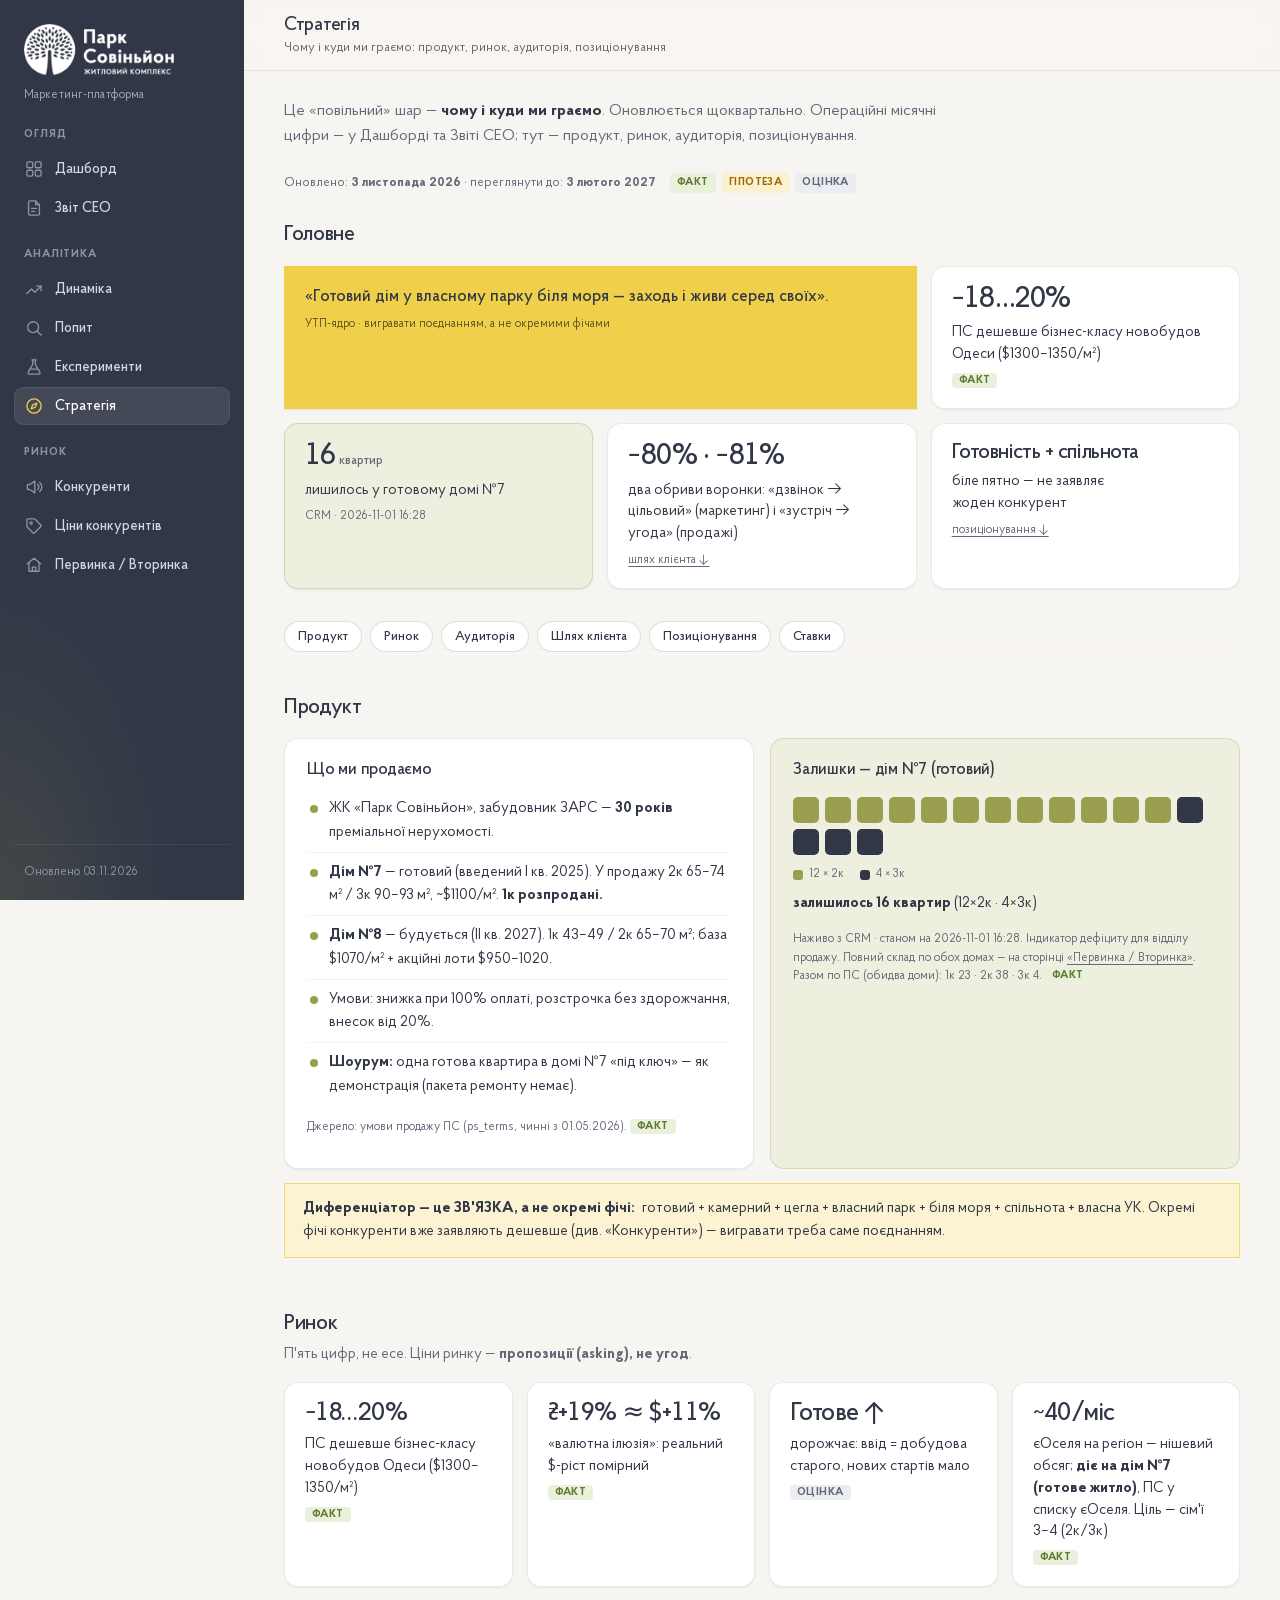
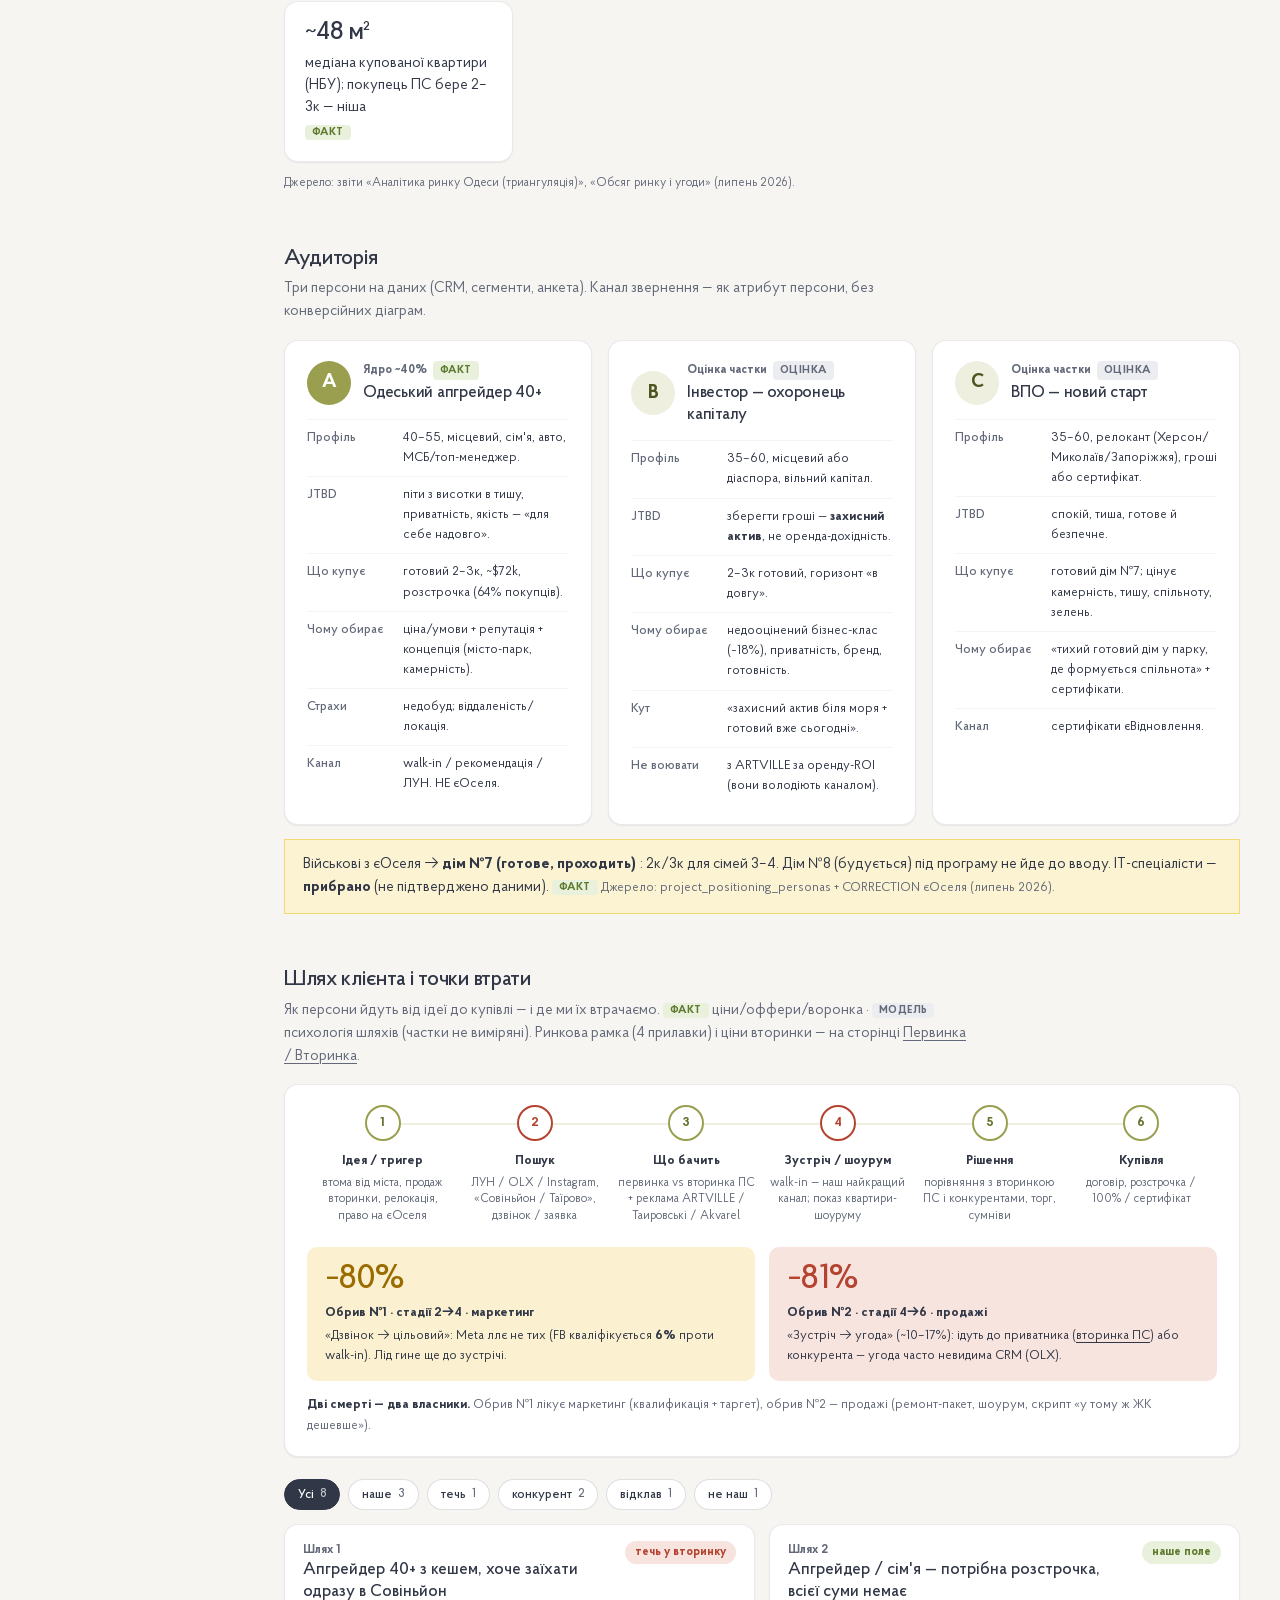
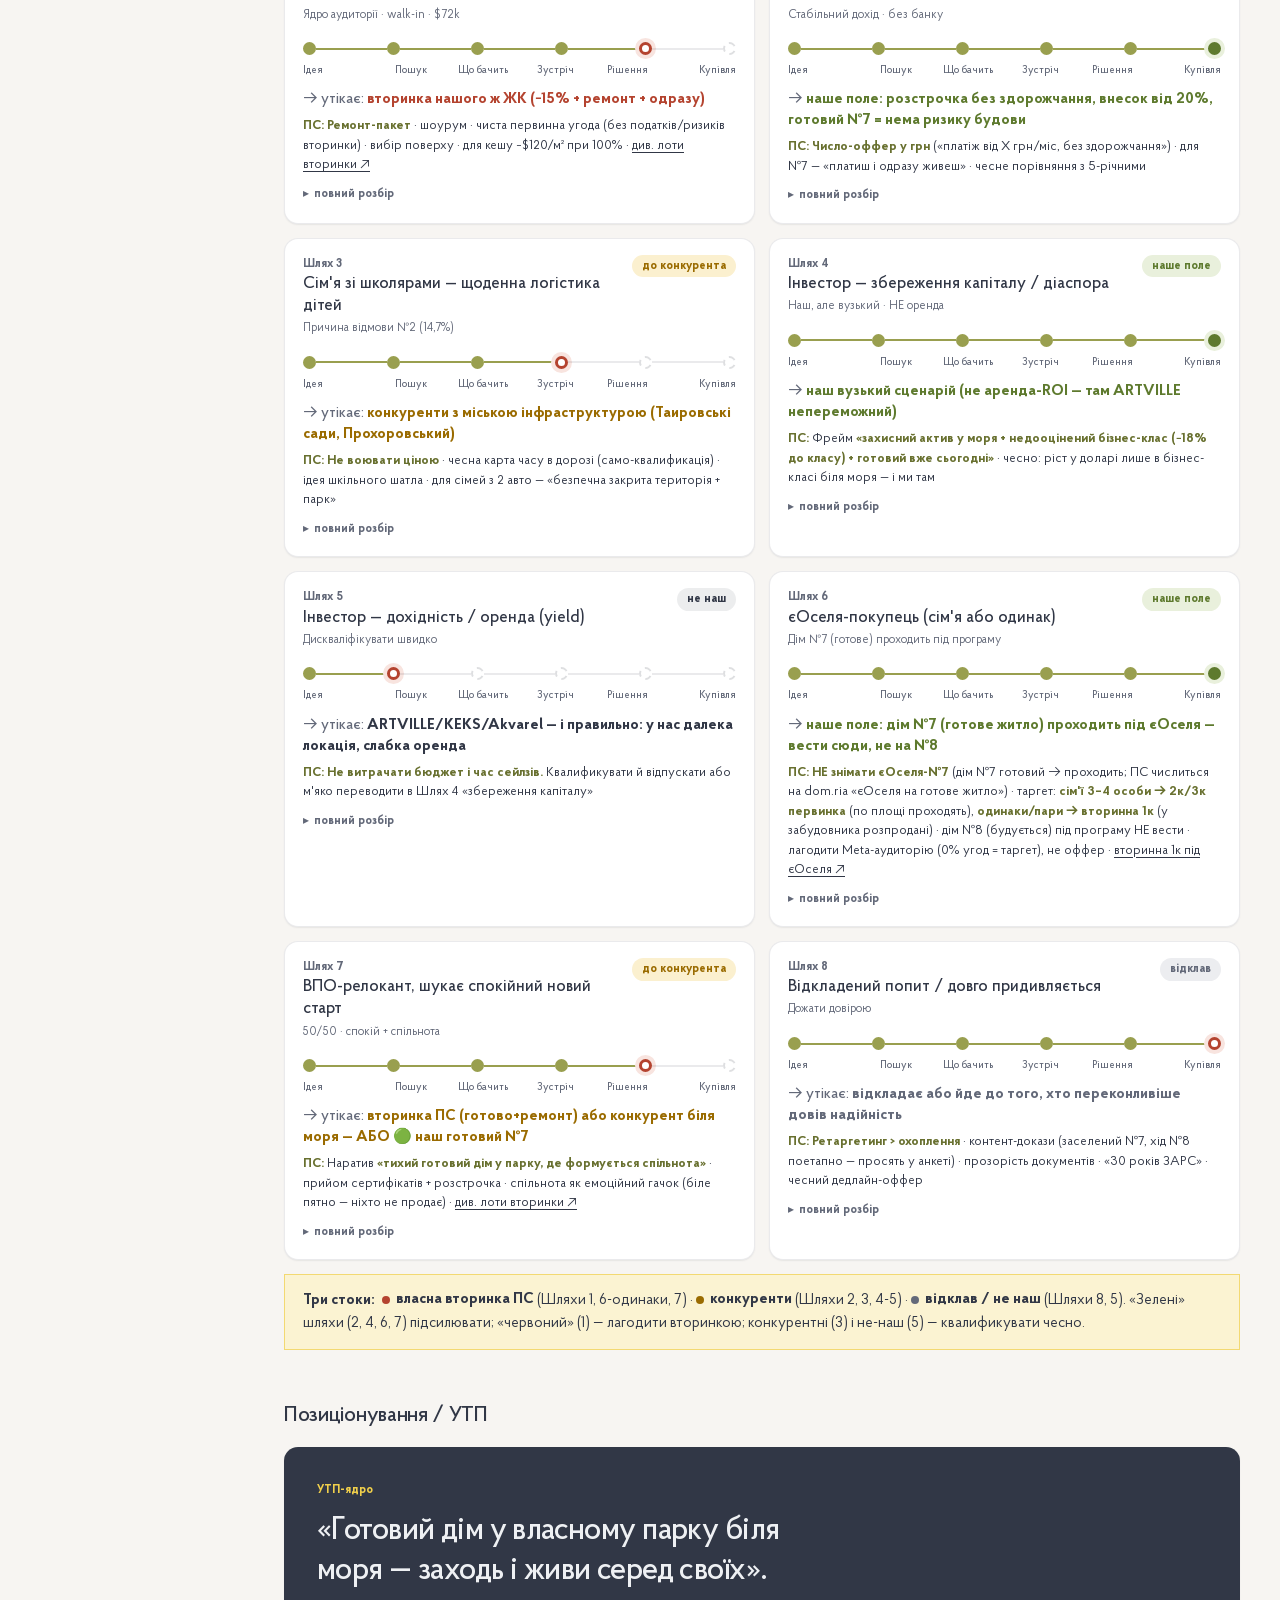
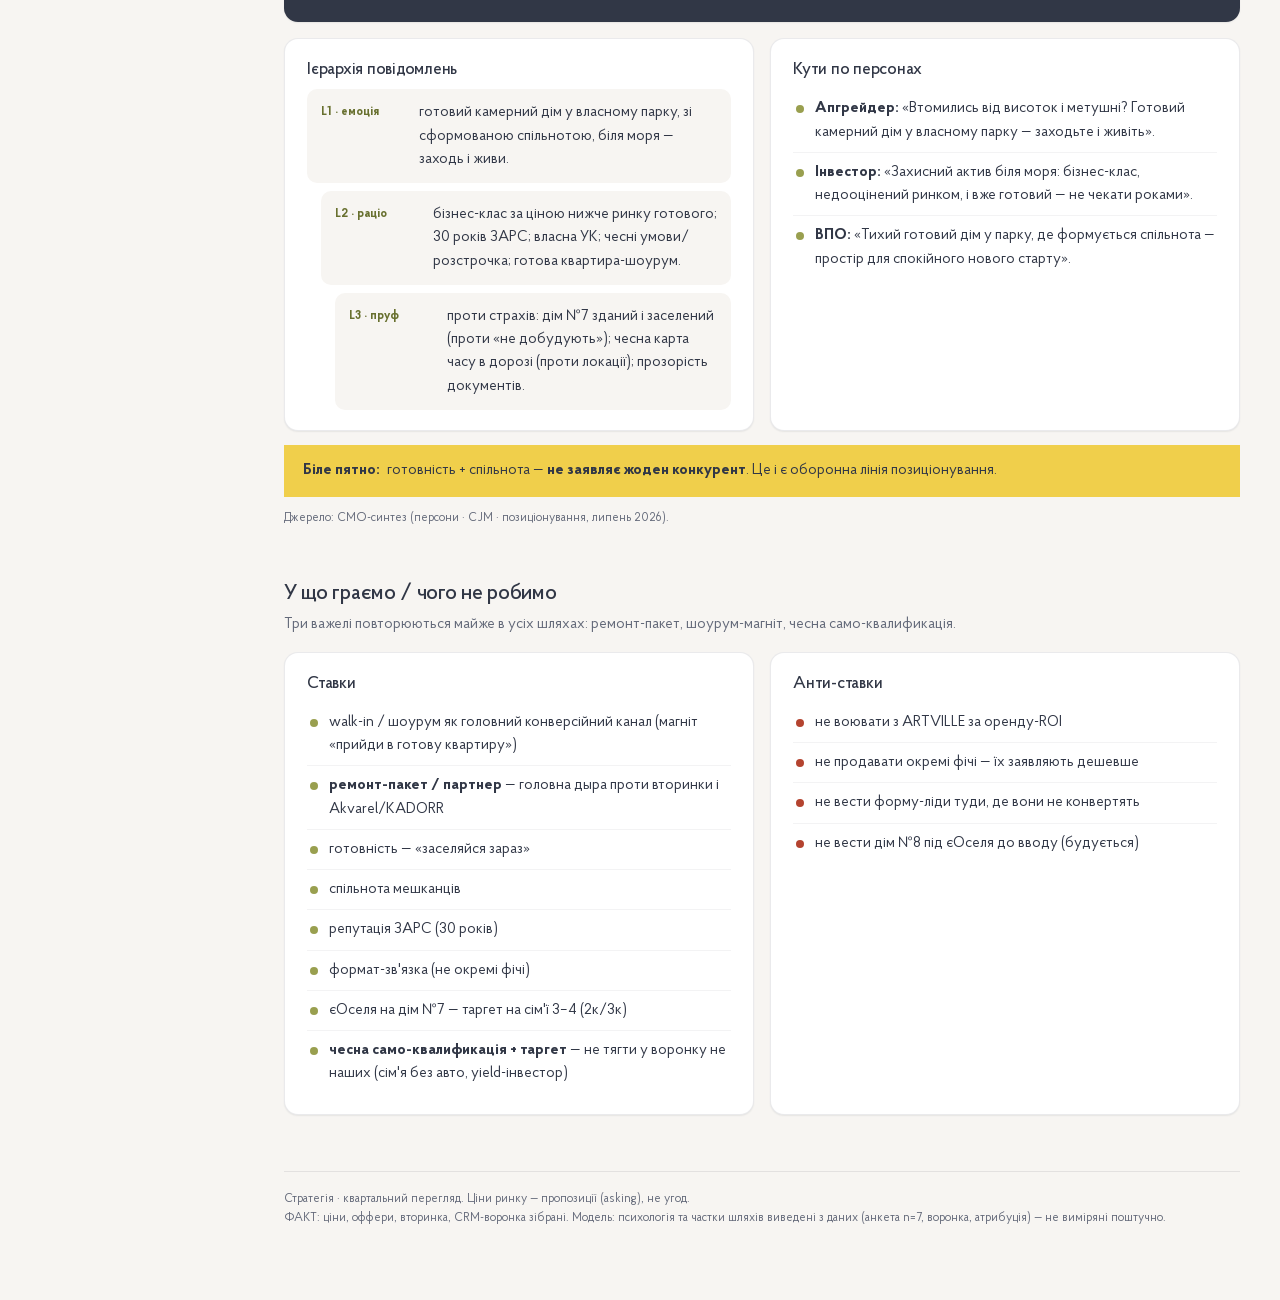
<file: strategy.html>
<!DOCTYPE html><html lang="uk"><head><meta charset="utf-8"><meta name="viewport" content="width=device-width,initial-scale=1"><meta name="robots" content="noindex,nofollow"><meta name="referrer" content="strict-origin-when-cross-origin"><meta name="theme-color" content="#313746"><title>Стратегія · Парк Совіньйон</title><link rel="icon" type="image/svg+xml" href="favicon.svg"><link rel="preload" href="fonts/ProbaPro-Medium.woff2" as="font" type="font/woff2" crossorigin><link rel="preload" href="fonts/ProbaPro-Regular.woff2" as="font" type="font/woff2" crossorigin><link rel="stylesheet" href="ps.css">
<style>
:root{--c-ours:#5E7A2E;--c-ours-bg:#E9F0DC;--c-leak:#B4432F;--c-leak-bg:#F8E4DF;--c-comp:#9A6B00;--c-comp-bg:#FBF0CF;--c-post:#636979;--c-post-bg:#ECEDF0;--c-not:#313746;--c-not-bg:rgba(49,55,70,.09)}
.toc{position:sticky;top:68px;z-index:5;background:linear-gradient(var(--cream) 70%,rgba(247,245,242,0));padding:12px 0 14px;margin:20px 0 0}
@media (max-width:1023px){.toc{top:60px}}
.tag{font-size:11px;font-weight:600;letter-spacing:.04em;text-transform:uppercase;border-radius:4px;padding:2px 7px;white-space:nowrap;vertical-align:1px}
.tag.f{background:var(--good-t);color:var(--good)}.tag.h{background:var(--warn-t);color:var(--warn)}.tag.e{background:#ECEDF0;color:var(--gray)}
.meta{display:flex;gap:14px;align-items:center;flex-wrap:wrap;color:var(--gray);font-size:var(--fs-sm)}
.meta .leg{display:flex;gap:6px}
ul.tick{list-style:none;margin:8px 0 0;padding:0}
ul.tick li{position:relative;padding:8px 0 8px 22px;border-bottom:1px solid var(--line-soft)}
ul.tick li:last-child{border-bottom:0}
ul.tick li::before{content:"";position:absolute;left:3px;top:16px;width:8px;height:8px;border-radius:50%;background:var(--c,var(--olive))}
.against ul.tick{--c:var(--bad)}
/* залишки дім №7 — інфографіка */
.scar .num{font-size:52px;font-weight:500;letter-spacing:-.03em;line-height:1}
.scar .units{display:flex;flex-wrap:wrap;gap:6px;margin:16px 0 10px}
.scar .u{width:26px;height:26px;border-radius:5px}
.scar-l{font-size:var(--fs-body);margin-top:8px}
/* ринок */
.mk .tk-v{font-size:26px}
.mk{grid-template-columns:repeat(auto-fit,minmax(190px,1fr))}
@media (min-width:760px){.tk.wide{grid-column:span 2}}
.takeaways .tk-v{overflow-wrap:anywhere}
/* персони */
.persona{display:flex;flex-direction:column}
.p-top{display:flex;align-items:center;gap:12px;margin-bottom:6px}
.p-av{flex:0 0 44px;height:44px;border-radius:50%;display:flex;align-items:center;justify-content:center;font-size:19px;font-weight:600;background:var(--olive-t);color:var(--olive-dd)}
.persona.core .p-av{background:var(--olive);color:#fff}
.p-role{font-size:var(--fs-xs);color:var(--gray);font-weight:600;display:flex;gap:6px;align-items:center;flex-wrap:wrap}
.persona h3{margin:2px 0 0;font-size:var(--fs-h3);font-weight:500}
.persona dl{margin:8px 0 0;display:grid;grid-template-columns:96px 1fr;gap:0}
.persona dt,.persona dd{padding:8px 0;border-top:1px solid var(--line-soft);margin:0;font-size:var(--fs-sm)}
.persona dt{color:var(--gray);font-weight:500}
/* шлях клієнта */
.stepwrap{overflow-x:auto;scrollbar-width:thin;padding-bottom:4px}
.stepper{display:flex;align-items:stretch;min-width:700px}
.step{flex:1;text-align:center;position:relative;padding:0 6px}
.step .node{width:36px;height:36px;border-radius:50%;background:#fff;border:2px solid var(--olive);color:var(--olive-d);font-weight:600;font-size:var(--fs-sm);display:flex;align-items:center;justify-content:center;margin:0 auto 10px;position:relative;z-index:2}
.step .snm{font-size:var(--fs-sm);font-weight:600}.step .sd{font-size:var(--fs-xs);color:var(--gray);margin-top:3px;line-height:1.4}
.step::after{content:"";position:absolute;top:18px;left:50%;width:100%;height:2px;background:var(--olive-t);z-index:1}.step:last-child::after{display:none}
.step.drop .node{border-color:var(--bad);color:var(--bad)}
.death{margin-top:18px;display:grid;gap:14px;grid-template-columns:repeat(auto-fit,minmax(280px,1fr))}
.death .d{border-radius:var(--r-s);padding:16px 18px;font-size:var(--fs-sm);line-height:1.5}
.death .d1{background:var(--warn-t)}.death .d2{background:var(--bad-t)}
.death .dn{font-size:34px;font-weight:500;letter-spacing:-.02em;line-height:1;display:block}
.death .d1 .dn{color:var(--warn)}.death .d2 .dn{color:var(--bad)}
.death .dh{display:block;font-weight:600;margin:6px 0 4px;font-size:var(--fs-sm)}
.death a{color:inherit}
.filter{display:flex;flex-wrap:wrap;gap:8px;margin:22px 0 14px}
.fbtn{display:inline-flex;align-items:center;gap:6px;font:inherit;font-size:var(--fs-sm);font-weight:500;line-height:1;color:var(--navy);background:#fff;border:1px solid var(--line-2);border-radius:999px;padding:8px 13px;cursor:pointer}
.fbtn:hover{border-color:var(--gray-3)}
.fbtn .n{font-size:var(--fs-xs);color:var(--gray)}
.fbtn[aria-pressed="true"]{background:var(--navy);color:#fff;border-color:var(--navy)}.fbtn[aria-pressed="true"] .n{color:#C3C7D1}
.tracks{display:grid;grid-template-columns:1fr;gap:14px}@media(min-width:900px){.tracks{grid-template-columns:1fr 1fr}}
.track{overflow:hidden;animation:rise .32s var(--ease) both}
.thead{padding:16px 18px 4px;cursor:pointer;user-select:none}
.trow{display:flex;align-items:flex-start;gap:10px;justify-content:space-between}
.tnum{font-size:var(--fs-xs);font-weight:600;color:var(--gray)}
.ttitle{font-size:var(--fs-md);font-weight:500;line-height:1.3}
.tpersona{font-size:var(--fs-xs);color:var(--gray);margin-top:2px}
.obadge{flex:0 0 auto;font-size:var(--fs-xs);font-weight:600;padding:3px 10px;border-radius:999px;white-space:nowrap}
.obadge.o-ours{background:var(--c-ours-bg);color:var(--c-ours)}.obadge.o-leak{background:var(--c-leak-bg);color:var(--c-leak)}.obadge.o-comp{background:var(--c-comp-bg);color:var(--c-comp)}.obadge.o-post{background:var(--c-post-bg);color:var(--c-post)}.obadge.o-not{background:var(--c-not-bg);color:var(--c-not)}
.rail{display:flex;align-items:center;padding:14px 18px 4px}
.rr{flex:1;display:flex;align-items:center}
.pt{width:13px;height:13px;border-radius:50%;flex:0 0 auto;background:#fff;border:2px solid var(--line-2)}
.pt.done{background:var(--olive);border-color:var(--olive)}
.pt.leak{background:#fff;border-color:var(--c-leak);border-width:3px;box-shadow:0 0 0 4px var(--c-leak-bg)}
.pt.win{background:var(--c-ours);border-color:var(--c-ours);box-shadow:0 0 0 4px var(--c-ours-bg)}
.pt.pend{background:#fff;border-color:var(--line-2);border-style:dashed}
.seg{flex:1;height:2px;background:var(--line)}.seg.on{background:var(--olive)}
.railcap{display:flex;justify-content:space-between;padding:4px 18px 0;font-size:10.5px;color:var(--gray);font-weight:500}
.railcap span{flex:1;text-align:center}.railcap span:first-child{text-align:left}.railcap span:last-child{text-align:right}
.tsum{padding:10px 18px 16px}
.tsum .lk{font-size:var(--fs-body);font-weight:600;line-height:1.4}.tsum .lk .arw{color:var(--gray);font-weight:500}
.tsum .lk.o-ours{color:var(--c-ours)}.tsum .lk.o-leak{color:var(--c-leak)}.tsum .lk.o-comp{color:var(--c-comp)}.tsum .lk.o-post{color:var(--c-post)}.tsum .lk.o-not{color:var(--c-not)}
.tsum .lk a,.tsum .ps a{color:inherit}
.tsum .ps{font-size:var(--fs-sm);margin-top:6px;line-height:1.5}.tsum .ps b{color:var(--olive-d)}
.expand{font-size:var(--fs-xs);color:var(--gray);font-weight:600;margin-top:10px;display:inline-flex;align-items:center;gap:5px;cursor:pointer}
.expand:hover{color:var(--navy)}
.detail{display:none;border-top:1px solid var(--line);margin:0 18px;padding:12px 0 16px}
.track.open .detail{display:block}.track.open .expand .ch{transform:rotate(90deg)}
.expand .ch{transition:transform .15s;display:inline-block}
.drow{font-size:var(--fs-sm);line-height:1.5;margin-bottom:10px}.drow .k{font-size:var(--fs-xs);font-weight:600;color:var(--gray);display:block;margin-bottom:2px}
.dstages{margin-top:12px;border-top:1px dashed var(--line-2);padding-top:12px}
.dstage{display:flex;gap:10px;font-size:var(--fs-sm);padding:5px 0;line-height:1.45}
.dstage .si{flex:0 0 100px;font-weight:600;font-size:var(--fs-xs)}
.dstage .stt{color:var(--gray)}.dstage.leakstage .stt{color:var(--c-leak);font-weight:600}
.sink{display:inline-flex;align-items:center;gap:6px;font-weight:600}
/* УТП і ієрархія */
.utp-p{padding:30px 32px;position:relative;overflow:hidden}
.utp-p small{color:var(--yellow);font-size:var(--fs-xs);font-weight:600}
.utp-p .q{font-size:clamp(22px,2.6vw,32px);font-weight:500;line-height:1.25;letter-spacing:-.018em;margin:10px 0 0;max-width:30ch;text-wrap:balance}
.lvls{display:flex;flex-direction:column;gap:8px;margin-top:8px}
.lvl{display:grid;grid-template-columns:86px 1fr;gap:12px;align-items:start;padding:12px 14px;border-radius:var(--r-s);background:var(--cream)}
.lvl b{font-size:var(--fs-xs);font-weight:600;color:var(--olive-d);padding-top:2px}
.lvl:nth-child(1){margin-right:0}.lvl:nth-child(2){margin-left:14px}.lvl:nth-child(3){margin-left:28px}
</style></head><body>
<a class="skip" href="#content">Перейти до змісту</a><div class="app"><aside class="side" id="side" aria-label="Розділи дашборда"><a class="side-logo" href="index.html" aria-label="Парк Совіньйон — на головну"><img src="img/ui/logo-white.webp" width="180" height="62" alt="Парк Совіньйон"></a><div class="side-cap">Маркетинг-платформа</div><nav class="side-nav"><div class="nv-g"><div class="nv-gt">Огляд</div><a class="nv" href="index.html"><svg class="ic" viewBox="0 0 24 24" width="20" height="20" fill="none" stroke="currentColor" stroke-width="1.6" stroke-linecap="round" stroke-linejoin="round" aria-hidden="true"><rect x="3.5" y="3.5" width="7" height="7" rx="1.5"/><rect x="13.5" y="3.5" width="7" height="7" rx="1.5"/><rect x="3.5" y="13.5" width="7" height="7" rx="1.5"/><rect x="13.5" y="13.5" width="7" height="7" rx="1.5"/></svg><span>Дашборд</span></a><a class="nv" href="ceo.html"><svg class="ic" viewBox="0 0 24 24" width="20" height="20" fill="none" stroke="currentColor" stroke-width="1.6" stroke-linecap="round" stroke-linejoin="round" aria-hidden="true"><path d="M14 3.5H7a1.5 1.5 0 0 0-1.5 1.5v14A1.5 1.5 0 0 0 7 20.5h10a1.5 1.5 0 0 0 1.5-1.5V8z"/><path d="M14 3.5V8h4.5"/><path d="M9 12.5h6M9 16h4"/></svg><span>Звіт CEO</span></a></div><div class="nv-g"><div class="nv-gt">Аналітика</div><a class="nv" href="trends.html"><svg class="ic" viewBox="0 0 24 24" width="20" height="20" fill="none" stroke="currentColor" stroke-width="1.6" stroke-linecap="round" stroke-linejoin="round" aria-hidden="true"><path d="M3.5 17.5l5.5-5.5 4 4 7.5-7.5"/><path d="M15 8.5h5.5V14"/></svg><span>Динаміка</span></a><a class="nv" href="demand.html"><svg class="ic" viewBox="0 0 24 24" width="20" height="20" fill="none" stroke="currentColor" stroke-width="1.6" stroke-linecap="round" stroke-linejoin="round" aria-hidden="true"><circle cx="11" cy="11" r="6.5"/><path d="M20.5 20.5l-4.9-4.9"/></svg><span>Попит</span></a><a class="nv" href="experiments.html"><svg class="ic" viewBox="0 0 24 24" width="20" height="20" fill="none" stroke="currentColor" stroke-width="1.6" stroke-linecap="round" stroke-linejoin="round" aria-hidden="true"><path d="M9.5 3.5h5"/><path d="M10.5 3.5v5.2L5 18.2a1.5 1.5 0 0 0 1.3 2.3h11.4a1.5 1.5 0 0 0 1.3-2.3l-5.5-9.5V3.5"/><path d="M7.5 14.5h9"/></svg><span>Експерименти</span></a><a class="nv on" href="strategy.html" aria-current="page"><svg class="ic" viewBox="0 0 24 24" width="20" height="20" fill="none" stroke="currentColor" stroke-width="1.6" stroke-linecap="round" stroke-linejoin="round" aria-hidden="true"><circle cx="12" cy="12" r="8.5"/><path d="M15.5 8.5l-2 5-5 2 2-5z"/></svg><span>Стратегія</span></a></div><div class="nv-g"><div class="nv-gt">Ринок</div><a class="nv" href="competitors.html"><svg class="ic" viewBox="0 0 24 24" width="20" height="20" fill="none" stroke="currentColor" stroke-width="1.6" stroke-linecap="round" stroke-linejoin="round" aria-hidden="true"><path d="M4 10v4a1 1 0 0 0 1 1h2l6 4V5L7 9H5a1 1 0 0 0-1 1z"/><path d="M16.5 9a4 4 0 0 1 0 6"/><path d="M19 6.5a7.5 7.5 0 0 1 0 11"/></svg><span>Конкуренти</span></a><a class="nv" href="prices.html"><svg class="ic" viewBox="0 0 24 24" width="20" height="20" fill="none" stroke="currentColor" stroke-width="1.6" stroke-linecap="round" stroke-linejoin="round" aria-hidden="true"><path d="M3.5 12.6V4.5a1 1 0 0 1 1-1h8.1a1 1 0 0 1 .7.3l7.2 7.2a1 1 0 0 1 0 1.4l-8.1 8.1a1 1 0 0 1-1.4 0l-7.2-7.2a1 1 0 0 1-.3-.7z"/><circle cx="8.5" cy="8.5" r="1.4"/></svg><span>Ціни конкурентів</span></a><a class="nv" href="own_market.html"><svg class="ic" viewBox="0 0 24 24" width="20" height="20" fill="none" stroke="currentColor" stroke-width="1.6" stroke-linecap="round" stroke-linejoin="round" aria-hidden="true"><path d="M4 10.5L12 4l8 6.5"/><path d="M6 9v10.5h12V9"/><path d="M10 19.5v-5h4v5"/></svg><span>Первинка / Вторинка</span></a></div></nav><div class="side-ft">Оновлено 03.11.2026</div></aside><div class="scrim" id="scrim" hidden></div><div class="main"><header class="top"><button class="burger" id="burger" type="button" aria-label="Меню" aria-controls="side" aria-expanded="false"><svg class="ic" viewBox="0 0 24 24" width="20" height="20" fill="none" stroke="currentColor" stroke-width="1.6" stroke-linecap="round" stroke-linejoin="round" aria-hidden="true"><path d="M4 7h16M4 12h16M4 17h16"/></svg></button><div class="top-t"><h1 class="top-h">Стратегія</h1><p class="top-sub">Чому і куди ми граємо: продукт, ринок, аудиторія, позиціонування</p></div><div class="top-r"></div></header><div id="content">
<main class="pg">
<p class="lede">Це «повільний» шар — <b>чому і куди ми граємо</b>. Оновлюється щоквартально. Операційні місячні цифри — у Дашборді та Звіті CEO; тут — продукт, ринок, аудиторія, позиціонування.</p>
<div class="meta"><span>Оновлено: <b>3 листопада 2026</b> · переглянути до: <b>3 лютого 2027</b></span><span class="leg"><span class="tag f">факт</span><span class="tag h">гіпотеза</span><span class="tag e">оцінка</span></span></div>

<section class="sec" id="main" style="margin-top:28px">
<div class="sec-h"><div class="sec-tt"><h2>Головне</h2></div></div>
<div class="takeaways">
<div class="tk hl wide"><div class="tk-t" style="font-size:var(--fs-md);font-weight:500">«Готовий дім у власному парку біля моря — заходь і живи серед своїх».</div><div class="tk-s">УТП-ядро · вигравати поєднанням, а не окремими фічами</div></div>
<div class="tk"><div class="tk-v">−18…20%</div><div class="tk-t">ПС дешевше бізнес-класу новобудов Одеси ($1300–1350/м²)</div><div class="tk-s"><span class="tag f">факт</span></div></div>
<div class="tk ps"><div class="tk-v">16<small>квартир</small></div><div class="tk-t">лишилось у готовому домі №7</div><div class="tk-s">CRM · 2026-11-01 16:28</div></div>
<div class="tk"><div class="tk-v">−80% · −81%</div><div class="tk-t">два обриви воронки: «дзвінок → цільовий» (маркетинг) і «зустріч → угода» (продажі)</div><div class="tk-s"><a href="#journey">шлях клієнта ↓</a></div></div>
<div class="tk"><div class="tk-v" style="font-size:22px">Готовність + спільнота</div><div class="tk-t">біле пятно — не заявляє жоден конкурент</div><div class="tk-s"><a href="#utp">позиціонування ↓</a></div></div>
</div>
</section>

<nav class="toc chips" aria-label="Розділи сторінки"><a class="chip" href="#product">Продукт</a><a class="chip" href="#market">Ринок</a><a class="chip" href="#audience">Аудиторія</a><a class="chip" href="#journey">Шлях клієнта</a><a class="chip" href="#utp">Позиціонування</a><a class="chip" href="#bets">Ставки</a></nav>

<section class="sec" id="product" style="margin-top:28px">
<div class="sec-h"><div class="sec-tt"><h2>Продукт</h2></div></div>
<div class="grid2">
<div class="panel">
<h3 class="panel-h">Що ми продаємо</h3>
<ul class="tick">
<li>ЖК «Парк Совіньйон», забудовник ЗАРС — <b>30 років</b> преміальної нерухомості.</li>
<li><b>Дім №7</b> — готовий (введений I кв. 2025). У продажу 2к 65–74 м² / 3к 90–93 м², ~$1100/м². <b>1к розпродані.</b></li>
<li><b>Дім №8</b> — будується (II кв. 2027). 1к 43–49 / 2к 65–70 м²; база $1070/м² + акційні лоти $950–1020.</li>
<li>Умови: знижка при 100% оплаті, розстрочка без здорожчання, внесок від 20%.</li>
<li><b>Шоурум:</b> одна готова квартира в домі №7 «під ключ» — як демонстрація (пакета ремонту немає).</li>
</ul>
<p class="src">Джерело: умови продажу ПС (ps_terms, чинні з 01.05.2026). <span class="tag f">факт</span></p>
</div>
<div class="panel tint scar">
<h3 class="panel-h">Залишки — дім №7 (готовий)</h3>
<div class="units" role="img" aria-label="Вільні квартири дому №7"><span class="u" style="background:#999F4F" title="2к · кв. 70нп · 67.7 м²"></span><span class="u" style="background:#999F4F" title="2к · кв. 29 · 73.2 м²"></span><span class="u" style="background:#999F4F" title="2к · кв. 68нп · 73.2 м²"></span><span class="u" style="background:#999F4F" title="2к · кв. 4 · 73.8 м²"></span><span class="u" style="background:#999F4F" title="2к · кв. 39 · 73.8 м²"></span><span class="u" style="background:#999F4F" title="2к · кв. 34нп · 74.1 м²"></span><span class="u" style="background:#999F4F" title="2к · кв. 69нп · 74.1 м²"></span><span class="u" style="background:#999F4F" title="2к · кв. 28 · 74.2 м²"></span><span class="u" style="background:#999F4F" title="2к · кв. 63 · 74.2 м²"></span><span class="u" style="background:#999F4F" title="2к · кв. 22 · 74.3 м²"></span><span class="u" style="background:#999F4F" title="2к · кв. 57 · 74.3 м²"></span><span class="u" style="background:#999F4F" title="2к · кв. 51 · 74.4 м²"></span><span class="u" style="background:#313746" title="3к · кв. 71нп · 90.5 м²"></span><span class="u" style="background:#313746" title="3к · кв. 65 · 90.7 м²"></span><span class="u" style="background:#313746" title="3к · кв. 26 · 91.2 м²"></span><span class="u" style="background:#313746" title="3к · кв. 41 · 91.9 м²"></span></div>
<div class="legend"><span><i style="background:#999F4F"></i>12 × 2к</span><span><i style="background:#313746"></i>4 × 3к</span></div>
<p class="scar-l"><b>залишилось 16 квартир</b> (12×2к · 4×3к)</p>
<p class="src">Наживо з CRM · станом на 2026-11-01 16:28. Індикатор дефіциту для відділу продажу. Повний склад по обох домах — на сторінці <a href="own_market.html">«Первинка / Вторинка»</a>. Разом по ПС (обидва доми): 1к 23 · 2к 38 · 3к 4. <span class="tag f">факт</span></p>
</div>
</div>
<div class="plaque"><b>Диференціатор — це ЗВ'ЯЗКА, а не окремі фічі:</b> готовий + камерний + цегла + власний парк + біля моря + спільнота + власна УК. Окремі фічі конкуренти вже заявляють дешевше (див. «Конкуренти») — вигравати треба саме поєднанням.</div>
</section>

<section class="sec" id="market">
<div class="sec-h"><div class="sec-tt"><h2>Ринок</h2><p>П'ять цифр, не есе. Ціни ринку — <b>пропозиції (asking), не угод</b>.</p></div></div>
<div class="takeaways mk">
<div class="tk"><div class="tk-v">−18…20%</div><div class="tk-t">ПС дешевше бізнес-класу новобудов Одеси ($1300–1350/м²)</div><div class="tk-s"><span class="tag f">факт</span></div></div>
<div class="tk"><div class="tk-v">₴+19% ≈ $+11%</div><div class="tk-t">«валютна ілюзія»: реальний $-ріст помірний</div><div class="tk-s"><span class="tag f">факт</span></div></div>
<div class="tk"><div class="tk-v">Готове ↑</div><div class="tk-t">дорожчає: ввід = добудова старого, нових стартів мало</div><div class="tk-s"><span class="tag e">оцінка</span></div></div>
<div class="tk"><div class="tk-v">~40/міс</div><div class="tk-t">єОселя на регіон — нішевий обсяг; <b>діє на дім №7 (готове житло)</b>, ПС у списку єОселя. Ціль — сім'ї 3–4 (2к/3к)</div><div class="tk-s"><span class="tag f">факт</span></div></div>
<div class="tk"><div class="tk-v">~48 м²</div><div class="tk-t">медіана купованої квартири (НБУ); покупець ПС бере 2–3к — ніша</div><div class="tk-s"><span class="tag f">факт</span></div></div>
</div>
<p class="src">Джерело: звіти «Аналітика ринку Одеси (триангуляція)», «Обсяг ринку і угоди» (липень 2026).</p>
</section>

<section class="sec" id="audience">
<div class="sec-h"><div class="sec-tt"><h2>Аудиторія</h2><p>Три персони на даних (CRM, сегменти, анкета). Канал звернення — як атрибут персони, без конверсійних діаграм.</p></div></div>
<div class="grid3">
<div class="panel persona core">
<div class="p-top"><div class="p-av">A</div><div><div class="p-role">Ядро ~40% <span class="tag f">факт</span></div><h3>Одеський апгрейдер 40+</h3></div></div>
<dl>
<dt>Профіль</dt><dd>40–55, місцевий, сім'я, авто, МСБ/топ-менеджер.</dd>
<dt>JTBD</dt><dd>піти з висотки в тишу, приватність, якість — «для себе надовго».</dd>
<dt>Що купує</dt><dd>готовий 2–3к, ~$72k, розстрочка (64% покупців).</dd>
<dt>Чому обирає</dt><dd>ціна/умови + репутація + концепція (місто-парк, камерність).</dd>
<dt>Страхи</dt><dd>недобуд; віддаленість/локація.</dd>
<dt>Канал</dt><dd>walk-in / рекомендація / ЛУН. НЕ єОселя.</dd>
</dl>
</div>
<div class="panel persona">
<div class="p-top"><div class="p-av">B</div><div><div class="p-role">Оцінка частки <span class="tag e">оцінка</span></div><h3>Інвестор — охоронець капіталу</h3></div></div>
<dl>
<dt>Профіль</dt><dd>35–60, місцевий або діаспора, вільний капітал.</dd>
<dt>JTBD</dt><dd>зберегти гроші — <b>захисний актив</b>, не оренда-дохідність.</dd>
<dt>Що купує</dt><dd>2–3к готовий, горизонт «в довгу».</dd>
<dt>Чому обирає</dt><dd>недооцінений бізнес-клас (−18%), приватність, бренд, готовність.</dd>
<dt>Кут</dt><dd>«захисний актив біля моря + готовий вже сьогодні».</dd>
<dt>Не воювати</dt><dd>з ARTVILLE за оренду-ROI (вони володіють каналом).</dd>
</dl>
</div>
<div class="panel persona">
<div class="p-top"><div class="p-av">C</div><div><div class="p-role">Оцінка частки <span class="tag e">оцінка</span></div><h3>ВПО — новий старт</h3></div></div>
<dl>
<dt>Профіль</dt><dd>35–60, релокант (Херсон/Миколаїв/Запоріжжя), гроші або сертифікат.</dd>
<dt>JTBD</dt><dd>спокій, тиша, готове й безпечне.</dd>
<dt>Що купує</dt><dd>готовий дім №7; цінує камерність, тишу, спільноту, зелень.</dd>
<dt>Чому обирає</dt><dd>«тихий готовий дім у парку, де формується спільнота» + сертифікати.</dd>
<dt>Канал</dt><dd>сертифікати єВідновлення.</dd>
</dl>
</div>
</div>
<div class="plaque">Військові з єОселя → <b>дім №7 (готове, проходить)</b>: 2к/3к для сімей 3–4. Дім №8 (будується) під програму не йде до вводу. IT-спеціалісти — <b>прибрано</b> (не підтверджено даними). <span class="tag f">факт</span> <span class="note">Джерело: project_positioning_personas + CORRECTION єОселя (липень 2026).</span></div>
</section>

<section class="sec" id="journey">
<div class="sec-h"><div class="sec-tt"><h2>Шлях клієнта і точки втрати</h2><p>Як персони йдуть від ідеї до купівлі — і де ми їх втрачаємо. <span class="tag f">факт</span> ціни/оффери/воронка · <span class="tag e">модель</span> психологія шляхів (частки не виміряні). Ринкова рамка (4 прилавки) і ціни вторинки — на сторінці <a href="own_market.html">Первинка / Вторинка</a>.</p></div></div>
<div class="panel">
<div class="stepwrap"><div class="stepper">
<div class="step"><div class="node">1</div><div class="snm">Ідея / тригер</div><div class="sd">втома від міста, продаж вторинки, релокація, право на єОселя</div></div>
<div class="step drop"><div class="node">2</div><div class="snm">Пошук</div><div class="sd">ЛУН / OLX / Instagram, «Совіньйон / Таїрово», дзвінок / заявка</div></div>
<div class="step"><div class="node">3</div><div class="snm">Що бачить</div><div class="sd">первинка vs вторинка ПС + реклама ARTVILLE / Таировські / Akvarel</div></div>
<div class="step drop"><div class="node">4</div><div class="snm">Зустріч / шоурум</div><div class="sd">walk-in — наш найкращий канал; показ квартири-шоуруму</div></div>
<div class="step"><div class="node">5</div><div class="snm">Рішення</div><div class="sd">порівняння з вторинкою ПС і конкурентами, торг, сумніви</div></div>
<div class="step"><div class="node">6</div><div class="snm">Купівля</div><div class="sd">договір, розстрочка / 100% / сертифікат</div></div>
</div></div>
<div class="death">
<div class="d d1"><span class="dn">−80%</span><span class="dh">Обрив №1 · стадії 2→4 · маркетинг</span>«Дзвінок → цільовий»: Meta ллє не тих (FB кваліфікується <b>6%</b> проти walk-in). Лід гине ще до зустрічі.</div>
<div class="d d2"><span class="dn">−81%</span><span class="dh">Обрив №2 · стадії 4→6 · продажі</span>«Зустріч → угода» (~10–17%): ідуть до приватника (<a href="own_market.html">вторинка ПС</a>) або конкурента — угода часто невидима CRM (OLX).</div>
</div>
<p class="note" style="margin:14px 0 0"><b>Дві смерті — два власники.</b> Обрив №1 лікує маркетинг (квалификація + таргет), обрив №2 — продажі (ремонт-пакет, шоурум, скрипт «у тому ж ЖК дешевше»).</p>
</div>
<div class="filter" id="jfilter"></div>
<div class="tracks" id="jtracks"></div>
<div class="plaque"><b>Три стоки:</b> <span class="sink"><span class="dot" style="color:var(--bad)"></span>власна вторинка ПС</span> (Шляхи 1, 6-одинаки, 7) · <span class="sink"><span class="dot" style="color:var(--warn)"></span>конкуренти</span> (Шляхи 2, 3, 4-5) · <span class="sink"><span class="dot" style="color:var(--gray)"></span>відклав / не наш</span> (Шляхи 8, 5). «Зелені» шляхи (2, 4, 6, 7) підсилювати; «червоний» (1) — лагодити вторинкою; конкурентні (3) і не-наш (5) — квалификувати чесно.</div>
</section>

<section class="sec" id="utp">
<div class="sec-h"><div class="sec-tt"><h2>Позиціонування / УТП</h2></div></div>
<div class="panel dark utp-p"><small>УТП-ядро</small><p class="q">«Готовий дім у власному парку біля моря — заходь і живи серед своїх».</p></div>
<div class="grid2" style="margin-top:16px">
<div class="panel">
<h3 class="panel-h">Ієрархія повідомлень</h3>
<div class="lvls">
<div class="lvl"><b>L1 · емоція</b><span>готовий камерний дім у власному парку, зі сформованою спільнотою, біля моря — заходь і живи.</span></div>
<div class="lvl"><b>L2 · раціо</b><span>бізнес-клас за ціною нижче ринку готового; 30 років ЗАРС; власна УК; чесні умови/розстрочка; готова квартира-шоурум.</span></div>
<div class="lvl"><b>L3 · пруф</b><span>проти страхів: дім №7 зданий і заселений (проти «не добудують»); чесна карта часу в дорозі (проти локації); прозорість документів.</span></div>
</div>
</div>
<div class="panel">
<h3 class="panel-h">Кути по персонах</h3>
<ul class="tick">
<li><b>Апгрейдер:</b> «Втомились від висоток і метушні? Готовий камерний дім у власному парку — заходьте і живіть».</li>
<li><b>Інвестор:</b> «Захисний актив біля моря: бізнес-клас, недооцінений ринком, і вже готовий — не чекати роками».</li>
<li><b>ВПО:</b> «Тихий готовий дім у парку, де формується спільнота — простір для спокійного нового старту».</li>
</ul>
</div>
</div>
<div class="plaque solid"><b>Біле пятно:</b> готовність + спільнота — <b>не заявляє жоден конкурент</b>. Це і є оборонна лінія позиціонування.</div>
<p class="src">Джерело: CMO-синтез (персони · CJM · позиціонування, липень 2026).</p>
</section>

<section class="sec" id="bets">
<div class="sec-h"><div class="sec-tt"><h2>У що граємо / чого не робимо</h2><p>Три важелі повторюються майже в усіх шляхах: ремонт-пакет, шоурум-магніт, чесна само-квалификація.</p></div></div>
<div class="grid2">
<div class="panel">
<h3 class="panel-h">Ставки</h3>
<ul class="tick">
<li>walk-in / шоурум як головний конверсійний канал (магніт «прийди в готову квартиру»)</li>
<li><b>ремонт-пакет / партнер</b> — головна дыра проти вторинки і Akvarel/KADORR</li>
<li>готовність — «заселяйся зараз»</li>
<li>спільнота мешканців</li>
<li>репутація ЗАРС (30 років)</li>
<li>формат-зв'язка (не окремі фічі)</li>
<li>єОселя на дім №7 — таргет на сім'ї 3–4 (2к/3к)</li>
<li><b>чесна само-квалификація + таргет</b> — не тягти у воронку не наших (сім'я без авто, yield-інвестор)</li>
</ul>
</div>
<div class="panel against">
<h3 class="panel-h">Анти-ставки</h3>
<ul class="tick">
<li>не воювати з ARTVILLE за оренду-ROI</li>
<li>не продавати окремі фічі — їх заявляють дешевше</li>
<li>не вести форму-ліди туди, де вони не конвертять</li>
<li>не вести дім №8 під єОселя до вводу (будується)</li>
</ul>
</div>
</div>
</section>

<footer class="pgft">Стратегія · квартальний перегляд. Ціни ринку — пропозиції (asking), не угод.<br>ФАКТ: ціни, оффери, вторинка, CRM-воронка зібрані. Модель: психологія та частки шляхів виведені з даних (анкета n=7, воронка, атрибуція) — не виміряні поштучно.</footer>
</main>
</div></div></div><script>(function(){var b=document.getElementById("burger"),s=document.getElementById("side"),r=document.getElementById("scrim");function t(o){s.classList.toggle("open",o);r.hidden=!o;b.setAttribute("aria-expanded",o);document.body.classList.toggle("lock",o)}b.addEventListener("click",function(){t(!s.classList.contains("open"))});r.addEventListener("click",function(){t(false)});document.addEventListener("keydown",function(e){if(e.key==="Escape")t(false)})})();</script>
<script>
const J={"out": {"ours": {"cls": "o-ours", "lbl": "🟢 наше поле"}, "leak": {"cls": "o-leak", "lbl": "🔴 течь у вторинку"}, "comp": {"cls": "o-comp", "lbl": "⚠️ до конкурента"}, "post": {"cls": "o-post", "lbl": "⏳ відклав"}, "not": {"cls": "o-not", "lbl": "⛔ не наш"}}, "stages": ["Ідея", "Пошук", "Що бачить", "Зустріч", "Рішення", "Купівля"], "filters": [["all", "Усі"], ["ours", "🟢 наше"], ["leak", "🔴 течь"], ["comp", "⚠️ конкурент"], ["post", "⏳ відклав"], ["not", "⛔ не наш"]], "paths": [{"n": 1, "out": "leak", "title": "Апгрейдер 40+ з кешем, хоче заїхати одразу в Совіньйон", "persona": "Ядро аудиторії · walk-in · $72k", "win": false, "leakStage": 5, "leakTo": "вторинка нашого ж ЖК (−15% + ремонт + одразу)", "ps": "<b>Ремонт-пакет</b> · шоурум · чиста первинна угода (без податків/ризиків вторинки) · вибір поверху · для кешу −$120/м² при 100% · <a href=\"own_market.html\">див. лоти вторинки ↗</a>", "d": {"trigger": "Втомився від висотки/шуму/пробок/паркування; продав вторинку або є накопичення. «Хочу тишу, парк, приватність, для себе надовго».", "jtbd": "Змінити спосіб життя на камерний, зелений, приватний — статус «для себе», не інвестиція.", "pains": "Втома від міста й сусідів; страх «довго й клопітно з ремонтом»; не хоче переплачувати; боїться кота в мішку.", "sees": "Нашу готову 2к $1100/м² <b>без ремонту</b> — і поруч нашу ж вторинку 2к $945/м² з ремонтом+меблями, заїжджай сьогодні, дешевше на ~$12–13k.", "doubts": "У вторинки — юр-чистота, податки перепродажу, приховані дефекти; у нас — «навіщо платити більше й ще робити ремонт»."}, "stg": ["«хочу тишу, для себе»", "ЛУН/OLX, їде дивитися особисто", "наша первинка vs наша ж вторинка −15%", "walk-in, дивиться квартиру", "🔴 обирає вторинку — дешевше+ремонт", "угода на OLX, невидима CRM"]}, {"n": 2, "out": "ours", "title": "Апгрейдер / сім'я — потрібна розстрочка, всієї суми немає", "persona": "Стабільний дохід · без банку", "win": true, "leakStage": null, "leakTo": "наше поле: розстрочка без здорожчання, внесок від 20%, готовий №7 = нема ризику будови", "ps": "<b>Число-оффер у грн</b> («платіж від X грн/міс, без здорожчання») · для №7 — «платиш і одразу живеш» · чесне порівняння з 5-річними", "d": {"trigger": "Хочуть покращити житло зараз, але немає повної суми; стабільний дохід.", "jtbd": "Заїхати в якісне «тут і зараз», розтягнувши платіж.", "pains": "Банки/іпотека дорого й складно; страх переплати й «подорожчання»; недобуд.", "sees": "Конкуренти кричать числом — Таировські 16 300 грн/міс на 5 років, ARTVILLE від $320/міс, Odesa City внесок 10%/4 роки. У нас у рекламі — розпливчасте «оплачувати поступово» без цифри.", "doubts": "«У інших платіж менший і строк довший»; «а добудують?» (для №8)."}, "stg": ["хочуть покращити житло зараз", "«квартира в розстрочку, без банку»", "конкуренти з числом-платежем/міс", "показуємо готовий №7 = нема ризику", "розстрочка без здорожчання переважує", "🟢 наша угода"]}, {"n": 3, "out": "comp", "title": "Сім'я зі школярами — щоденна логістика дітей", "persona": "Причина відмови №2 (14,7%)", "win": false, "leakStage": 4, "leakTo": "конкуренти з міською інфраструктурою (Таировські сади, Прохоровський)", "ps": "<b>Не воювати ціною</b> · чесна карта часу в дорозі (само-квалификація) · ідея шкільного шатла · для сімей з 2 авто — «безпечна закрита територія + парк»", "d": {"trigger": "Зростаюча сім'я, потрібне безпечне середовище + сад/школа поруч.", "jtbd": "Безпечно, зелено, але щоб школа/сад/гуртки — без щоденного стресу логістики.", "pains": "Возять дітей авто 10–15 хв (ФАКТ локація); одне авто на сім'ю = дружина «замкнена»; довколишня інфраструктура бідна.", "sees": "Таировські сади прямо в рекламі — «дитячий садочок, майданчики, школа поруч»; Odesa City «місто в місті»; Прохоровський (школи пішки). Наш парк красивий, але школа/сад — на авто.", "doubts": "«Тут тихо й красиво, але як возити в школу щодня?»"}, "stg": ["потрібне безпечне середовище для дітей", "«ЖК з садком/школою поруч»", "Таировські/Прохоровський: інфраструктура пішки", "⚠️ на зустрічі усвідомлює логістику", "обирає місто заради школи", "—"]}, {"n": 4, "out": "ours", "title": "Інвестор — збереження капіталу / діаспора", "persona": "Наш, але вузький · НЕ оренда", "win": true, "leakStage": null, "leakTo": "наш вузький сценарій (не аренда-ROI — там ARTVILLE непереможний)", "ps": "Фрейм <b>«захисний актив у моря + недооцінений бізнес-клас (−18% до класу) + готовий вже сьогодні»</b> · чесно: ріст у доларі лише в бізнес-класі біля моря — і ми там", "d": {"trigger": "Є вільні гроші (продав актив / з-за кордону); не хоче тримати в готівці/депозиті.", "jtbd": "Захистити капітал, не втратити на інфляції; віра в ріст біля моря «в довгу». НЕ дохідність-оренда.", "pains": "Куди вкласти надійно; страх заморозки; не хоче керувати орендою.", "sees": "ARTVILLE давить «актив, що працює, від $320/міс, альтернатива депозиту» (133 оголошення); вторинка ПС «переуступки» дешевше. Наш інвест-кут у рекламі майже відсутній.", "doubts": "«А чи виросте? чи ліквідна далека локація?»"}, "stg": ["вільні гроші, захистити від інфляції", "«інвестиції в нерухомість Одеса»", "ARTVILLE «актив від $320/міс»", "даємо інвест-наратив «захисний актив»", "обирає збереження+ліквідність", "🟢 наша угода (вузько)"]}, {"n": 5, "out": "not", "title": "Інвестор — дохідність / оренда (yield)", "persona": "Дискваліфікувати швидко", "win": false, "leakStage": 2, "leakTo": "ARTVILLE/KEKS/Akvarel — і правильно: у нас далека локація, слабка оренда", "ps": "<b>Не витрачати бюджет і час сейлзів.</b> Квалификувати й відпускати або м'яко переводити в Шлях 4 «збереження капіталу»", "d": {"trigger": "Хоче купити дешевше, здавати/перепродати, максимальний ROI.", "jtbd": "Максимальна поточна дохідність.", "pains": "Низький вхід, керуюча компанія, швидкий cash-flow.", "sees": "ARTVILLE/KEKS/Akvarel (низький вхід, «під оренду», УК, море 15 хв); вторинка-переуступки.", "doubts": "«Де більший yield?» — і це не ми."}, "stg": ["хоче max ROI / оренду", "«квартира під оренду, дохідність»", "⛔ ARTVILLE/KEKS переконливіші", "—", "—", "—"]}, {"n": 6, "out": "ours", "title": "єОселя-покупець (сім'я або одинак)", "persona": "Дім №7 (готове) проходить під програму", "win": true, "leakStage": null, "leakTo": "наше поле: дім №7 (готове житло) проходить під єОселя — вести сюди, не на №8", "ps": "<b>НЕ знімати єОселя-№7</b> (дім №7 готовий → проходить; ПС числиться на dom.ria «єОселя на готове житло») · таргет: <b>сім'ї 3–4 особи → 2к/3к первинка</b> (по площі проходять), <b>одинаки/пари → вторинна 1к</b> (у забудовника розпродані) · дім №8 (будується) під програму НЕ вести · лагодити Meta-аудиторію (0% угод = таргет), не оффер · <a href=\"own_market.html\">вторинна 1к під єОселя ↗</a>", "d": {"trigger": "Перше/наступне житло, є право на єОселя (3–7%).", "jtbd": "Своє житло по держпідтримці, пільгова ставка.", "pains": "Немає повної суми; єОселя вимагає ГОТОВЕ житло ≤3 років (дім №7 ✅; дім №8 що будується — ні).", "sees": "Рекламу «єОселя від 3% на дім №7» — і дім №7 <b>справді проходить</b> (готове житло, ПС у списку єОселя на dom.ria). Площа-норма 52,5+21/чол (+10% новобуд): сім'я 3 чол→до ~80,8 м² (2к 65-74 проходять), 4 чол→до ~104 м² (3к 90-93 проходять). 1к у забудовника розпродані → одинаки беруть вторинну 1к ПС.", "doubts": "«Чи вистачить чека під стелю ціни/м²?» — топовий asking $1100 може вимагати більший внесок; дешевші лоти проходять чисто."}, "stg": ["право на єОселя (3–7%)", "«квартира єОселя Одеса, готове»", "дім №7 проходить (готове); №8 — ні", "підбір: сім'я→2к/3к, одинак→вторинна 1к", "єОселя-ставка + чек під стелю", "🟢 угода на дім №7 (або вторинна 1к)"]}, {"n": 7, "out": "comp", "title": "ВПО-релокант, шукає спокійний новий старт", "persona": "50/50 · спокій + спільнота", "win": false, "leakStage": 5, "leakTo": "вторинка ПС (готово+ремонт) або конкурент біля моря — АБО 🟢 наш готовий №7", "ps": "Наратив <b>«тихий готовий дім у парку, де формується спільнота»</b> · прийом сертифікатів + розстрочка · спільнота як емоційний гачок (біле пятно — ніхто не продає) · <a href=\"own_market.html\">див. лоти вторинки ↗</a>", "d": {"trigger": "Переїхав (Херсон/Миколаїв/Запоріжжя), вирішує осісти в Одесі; є гроші або сертифікат (єВідновлення).", "jtbd": "Спокій, тиша, безпека, «дім» — відновитися. (Подавати як спокій/приватність, БЕЗ військового фрейму.)", "pains": "Втрата колишнього дому/статусу; тривога; хоче готове й тихе, не будову.", "sees": "Нашу готову №7 (тихо, парк, спільнота) — і нашу ж вторинку з ремонтом дешевше; конкурентів біля моря (Посейдон/AVINION/Aqua Marine).", "doubts": "Локація/віддаленість; «чи приживуся»; ремонт."}, "stg": ["релокація, хоче осісти й відновитися", "«готова квартира, тихий район»", "наш №7 vs наша вторинка з ремонтом", "дивиться готове + спільноту", "⚠️ 50/50: вторинка або наш №7", "залежить від наративу"]}, {"n": 8, "out": "post", "title": "Відкладений попит / довго придивляється", "persona": "Дожати довірою", "win": false, "leakStage": 6, "leakTo": "відкладає або йде до того, хто переконливіше довів надійність", "ps": "<b>Ретаргетинг > охоплення</b> · контент-докази (заселений №7, хід №8 поетапно — просять у анкеті) · прозорість документів · «30 років ЗАРС» · чесний дедлайн-оффер", "d": {"trigger": "Думає про купівлю місяцями; стежить, порівнює, боїться помилитися.", "jtbd": "Купити «в правильний момент», не прогадати.", "pains": "Страх недобуду (для №8), страх переплати, невизначеність.", "sees": "Конкуренти дають прогрес-пруф (Сади Рів'єри — відео будови), знижки-дедлайни (Стікон «до 19.07»); наш ЗАРС слабо впізнаваний (ФАКТ анкета: половина не чула).", "doubts": "Довіра до забудовника + докази + момент «дешевше не стане»."}, "stg": ["думає місяцями, боїться помилитися", "моніторить соцмережі/ЛУН, хід будови", "конкуренти дають прогрес-пруф і дедлайни", "повертається, порівнює", "ще думає", "⏳ відкладає рішення"]}]};

const OUT=J.out,STAGES=J.stages,PATHS=J.paths,FILTERS=J.filters;let active='all';
const noEmo=t=>String(t).replace(/[\p{Extended_Pictographic}\uFE0F\u200D]+\s*/gu,'').trim();
function counts(k){return k==='all'?PATHS.length:PATHS.filter(p=>p.out===k).length}
function renderFilter(){document.getElementById('jfilter').innerHTML=FILTERS.map(f=>`<button class="fbtn" data-k="${f[0]}" aria-pressed="${active===f[0]}">${noEmo(f[1])}<span class="n">${counts(f[0])}</span></button>`).join('');
 document.querySelectorAll('#jfilter .fbtn').forEach(b=>b.onclick=()=>{active=b.dataset.k;renderFilter();renderTracks()});}
function rail(p){let h='<div class="rr">';for(let i=1;i<=6;i++){let c='pt ';if(p.win){c+=i<6?'done':'win'}else if(p.leakStage){if(i<p.leakStage)c+='done';else if(i===p.leakStage)c+='leak';else c+='pend'}
 h+=`<span class="${c}" title="${STAGES[i-1]}"></span>`;if(i<6){let on=(p.win)||(p.leakStage&&i<p.leakStage);h+=`<span class="seg${on?' on':''}"></span>`}}return h+'</div>'}
function card(p){const o=OUT[p.out];const lk=p.win?`<span class="arw">→ </span>${p.leakTo}`:`<span class="arw">→ утікає: </span>${p.leakTo}`;
 const stages=p.stg.map((s,i)=>`<div class="dstage${(!p.win&&p.leakStage===i+1)?' leakstage':''}"><span class="si">${STAGES[i]}</span><span class="stt">${s||'—'}</span></div>`).join('');
 return `<div class="track panel ${o.cls}" style="padding:0" data-out="${p.out}">
  <div class="thead" onclick="this.closest('.track').classList.toggle('open')">
   <div class="trow"><div><div class="tnum">Шлях ${p.n}</div><div class="ttitle">${p.title}</div><div class="tpersona">${p.persona}</div></div><span class="obadge ${o.cls}">${noEmo(o.lbl)}</span></div>
  </div>
  <div class="rail">${rail(p)}</div>
  <div class="railcap">${STAGES.map(s=>`<span>${s}</span>`).join('')}</div>
  <div class="tsum"><div class="lk ${o.cls}">${lk}</div><div class="ps"><b>ПС:</b> ${p.ps}</div><div class="expand" onclick="this.closest('.track').classList.toggle('open')"><span class="ch">▸</span> повний розбір</div></div>
  <div class="detail">
   <div class="drow"><span class="k">Тригер</span>${p.d.trigger}</div>
   <div class="drow"><span class="k">Мотив (JTBD)</span>${p.d.jtbd}</div>
   <div class="drow"><span class="k">Болі</span>${p.d.pains}</div>
   <div class="drow"><span class="k">Що бачить на ринку</span>${p.d.sees}</div>
   <div class="drow"><span class="k">Сумніви</span>${p.d.doubts}</div>
   <div class="dstages"><span class="k" style="color:var(--gray)">Покроково</span>${stages}</div>
  </div>
 </div>`}
function renderTracks(){const list=active==='all'?PATHS:PATHS.filter(p=>p.out===active);document.getElementById('jtracks').innerHTML=list.map(card).join('')}
if(J&&J.paths){renderFilter();renderTracks();}

</script>
</body></html>
</file>
<file: ps.css>
/* ============================================================
   Парк Совіньйон · Маркетинг-платформа · ps.css v2 (листопад 2026)
   Спільний шар для всіх сторінок: токени, каркас з бічним меню,
   компоненти (панелі, показники, вкладки, таблиці, плашки-висновки,
   горизонтальні бари) + сумісність зі старими класами генераторів.

   Підключається через ui.head() ПЕРЕД власним <style> сторінки.
   Каркас (бічне меню, верхня смуга) — scripts/ui.py.
   ============================================================ */

@font-face{font-family:'Proba Pro';src:url('fonts/ProbaPro-Regular.woff2') format('woff2');font-weight:400;font-style:normal;font-display:swap}
@font-face{font-family:'Proba Pro';src:url('fonts/ProbaPro-Medium.woff2') format('woff2');font-weight:500;font-style:normal;font-display:swap}
@font-face{font-family:'Proba Pro';src:url('fonts/ProbaPro-Bold.woff2') format('woff2');font-weight:600 800;font-style:normal;font-display:swap}

:root{
  /* ── Бренд ── */
  --olive:#999F4F;          /* заливки, графіки, маркери — НЕ текст */
  --olive-d:#68702F;        /* оливковий для тексту: 4,9:1 на білому */
  --olive-dd:#4E5523;
  --olive-t:#EEEFDF;        /* тонований фон оливи */
  --yellow:#F0CF4B;         /* плашки, підсвітка — НЕ текст */
  --yellow-t:#FBF3D2;
  --navy:#313746;           /* основний текст і бічне меню */
  --navy-2:#3B4254;
  --gray:#636979;           /* другорядний текст: 5,2:1 на білому, 4,8:1 на кремі */
  --gray-soft:#767C8D;      /* брендовий сірий: межі, іконки, серії графіків */
  --gray-3:#A9AEBB;
  --cream:#F7F5F2;          /* тло контенту */
  --cream-2:#EFECE6;        /* друга нейтраль: шапки таблиць, hover */
  --white:#fff;

  /* ── Семантика ── */
  --good:#5E7A2E; --good-t:#E9F0DC;
  --bad:#B4432F;  --bad-t:#F8E4DF;
  --warn:#9A6B00; --warn-t:#FBF0CF;
  --ps:var(--olive);        /* ПС у всіх графіках — олива */
  --mkt:var(--gray-3);      /* ринок / конкуренти — нейтральний сірий */

  --line:rgba(49,55,70,.10);
  --line-2:rgba(49,55,70,.16);
  --line-soft:rgba(49,55,70,.06);
  --olive-tint:rgba(153,159,79,.12);

  --sh-1:0 1px 2px rgba(49,55,70,.05),0 1px 1px rgba(49,55,70,.03);
  --sh-2:0 2px 4px rgba(49,55,70,.04),0 10px 24px -6px rgba(49,55,70,.10);
  --sh-3:0 4px 8px rgba(49,55,70,.05),0 24px 48px -12px rgba(49,55,70,.18);

  /* ── Типографіка: фіксована шкала для продуктового UI ── */
  --fs-xs:12px; --fs-sm:13px; --fs-body:15px; --fs-md:17px;
  --fs-h3:17px; --fs-h2:22px; --fs-h1:28px; --fs-num:30px; --fs-lead:16px;
  --tr-h1:-.022em; --tr-head:-.014em; --tr-num:-.02em; --tr-caps:.08em;
  --lh-h1:1.15; --lh-head:1.3; --lh-body:1.55; --lh-tight:1.4;

  --r:14px; --r-s:10px; --r-xs:6px;
  --side-w:244px;
  --ease:cubic-bezier(.22,1,.36,1);
}

/* ── База ─────────────────────────────────────────────────── */
*,*::before,*::after{box-sizing:border-box}
html{-webkit-text-size-adjust:100%;scroll-padding-top:84px}
body{
  margin:0;
  font-family:'Proba Pro',system-ui,-apple-system,'Segoe UI',sans-serif;
  font-weight:400;font-size:var(--fs-body);line-height:var(--lh-body);
  color:var(--navy);background:var(--cream);
  -webkit-font-smoothing:antialiased;-moz-osx-font-smoothing:grayscale;
  text-rendering:optimizeLegibility;font-feature-settings:"kern" 1;
}
body.lock{overflow:hidden}
i,em,cite,address{font-style:normal}          /* курсив заборонений брендбуком */
b,strong{font-weight:600}
a{color:inherit;text-underline-offset:3px;text-decoration-thickness:1px}
a:hover{text-decoration-color:var(--olive)}
img{max-width:100%}
:focus-visible{outline:2px solid var(--olive-d);outline-offset:2px;border-radius:4px}
::selection{background:rgba(240,207,75,.5);color:var(--navy)}
*{scrollbar-color:rgba(118,124,141,.45) transparent;scrollbar-width:thin}
td,th,.num,.kpi-v,.v,.val,.mv,.big,.price{font-variant-numeric:tabular-nums}
.sr{position:absolute!important;width:1px;height:1px;overflow:hidden;clip:rect(0 0 0 0);white-space:nowrap}
.skip{position:absolute;left:12px;top:-60px;z-index:100;background:var(--yellow);color:var(--navy);padding:10px 14px;font-weight:600;text-decoration:none}
.skip:focus{top:12px}

/* ── Каркас: бічне меню + основна область ─────────────────── */
.app{display:grid;grid-template-columns:var(--side-w) minmax(0,1fr);min-height:100vh}
.side{
  position:sticky;top:0;height:100vh;overflow-y:auto;
  background:var(--navy);color:#E9EAEE;
  display:flex;flex-direction:column;padding:22px 14px 18px;
  /* великі листки паттерну — тільки в нижньому куті, 10% як у брендбуку */
  background-image:radial-gradient(120% 60% at 0% 100%,rgba(153,159,79,.16),transparent 60%);
}
.side-logo{display:block;padding:2px 10px 0}
.side-logo img{display:block;width:150px;height:auto}
.side-cap{font-size:var(--fs-xs);color:#A3A8B6;padding:10px 10px 0;letter-spacing:.01em}
.side-nav{margin-top:22px;display:flex;flex-direction:column;gap:18px}
.nv-gt{font-size:11px;font-weight:600;letter-spacing:var(--tr-caps);text-transform:uppercase;color:#8E94A4;padding:0 10px 6px}
.nv{
  display:flex;align-items:center;gap:11px;
  padding:9px 10px;border-radius:9px;margin:1px 0;
  color:#D5D8DF;text-decoration:none;font-size:14.5px;font-weight:500;line-height:1.2;
  transition:background .18s var(--ease),color .18s var(--ease);
}
.nv .ic{flex:0 0 auto;color:#8E94A4;transition:color .18s var(--ease)}
.nv:hover{background:rgba(255,255,255,.06);color:#fff}
.nv:hover .ic{color:#C9CDD6}
.nv.on{background:rgba(255,255,255,.09);color:#fff;box-shadow:inset 0 0 0 1px rgba(255,255,255,.06)}
.nv.on .ic{color:var(--yellow)}
.nv:focus-visible{outline-color:var(--yellow)}
.side-ft{margin-top:auto;padding:18px 10px 0;font-size:var(--fs-xs);color:#8E94A4;border-top:1px solid rgba(255,255,255,.07)}

.main{min-width:0;display:flex;flex-direction:column}
.top{
  position:sticky;top:0;z-index:30;
  display:flex;align-items:center;gap:16px;
  padding:14px 40px;min-height:68px;
  background:rgba(247,245,242,.88);
  -webkit-backdrop-filter:saturate(1.4) blur(12px);backdrop-filter:saturate(1.4) blur(12px);
  border-bottom:1px solid var(--line);
}
.top-t{min-width:0}
.top-h{margin:0;font-size:19px;font-weight:500;letter-spacing:var(--tr-head);line-height:1.25}
.top-sub{margin:1px 0 0;font-size:var(--fs-sm);color:var(--gray);line-height:1.35;white-space:nowrap;overflow:hidden;text-overflow:ellipsis}
.top-r{margin-left:auto;display:flex;align-items:center;gap:10px;flex:0 0 auto}
.burger{display:none;background:none;border:0;padding:8px;margin:-8px 0 -8px -8px;color:var(--navy);cursor:pointer;border-radius:8px}
.scrim{position:fixed;inset:0;background:rgba(30,34,44,.45);z-index:40}

@media (max-width:1023px){
  .app{grid-template-columns:minmax(0,1fr)}
  .side{position:fixed;left:0;top:0;bottom:0;width:272px;z-index:50;transform:translateX(-100%);transition:transform .26s var(--ease);box-shadow:var(--sh-3)}
  .side.open{transform:none}
  .burger{display:inline-flex}
  .top{padding:10px 16px;min-height:60px;gap:10px}
  .top-sub{display:none}
}
@media (prefers-reduced-motion:reduce){*{transition-duration:0s!important;animation-duration:0s!important}}

/* ── Контент сторінки ─────────────────────────────────────── */
.pg{width:100%;max-width:1320px;padding:28px 40px 72px;margin:0}
@media (max-width:1023px){.pg{padding:20px 16px 56px}}
.lede{font-size:var(--fs-lead);color:var(--gray);max-width:76ch;margin:0 0 24px;text-wrap:pretty}
.lede b{color:var(--navy)}

/* Секція: більше простору над заголовком, ніж під ним */
.sec{margin-top:52px}
.sec:first-child{margin-top:0}
.sec-h{display:flex;align-items:flex-end;gap:16px;flex-wrap:wrap;margin-bottom:16px}
.sec-h h2{margin:0;font-size:var(--fs-h2);font-weight:500;letter-spacing:var(--tr-head);line-height:var(--lh-head)}
.sec-h p,.sec-d{margin:4px 0 0;color:var(--gray);font-size:var(--fs-body);max-width:80ch;text-wrap:pretty}
.sec-h .sec-r{margin-left:auto}
.sec-tt{flex:1 1 420px;min-width:0}

/* Панель — базовий білий контейнер. Не вкладати панель у панель. */
.panel{background:var(--white);border:1px solid var(--line);border-radius:var(--r);box-shadow:var(--sh-1);padding:20px 22px;min-width:0}
.panel-h{margin:0 0 2px;font-size:var(--fs-h3);font-weight:500;letter-spacing:var(--tr-head);line-height:var(--lh-head)}
.panel-s{margin:0 0 14px;color:var(--gray);font-size:var(--fs-sm)}
.panel.flat{box-shadow:none}
.panel.tint{background:var(--olive-t);border-color:rgba(153,159,79,.28);box-shadow:none}
.panel.dark{background:var(--navy);color:#EEF0F3;border-color:transparent}
.panel.dark .panel-s{color:#AEB3C0}
@media (max-width:640px){.panel{padding:16px}}

.grid2,.grid3,.grid4{display:grid;gap:16px}
@media (min-width:760px){.grid2{grid-template-columns:repeat(2,minmax(0,1fr))}.grid3{grid-template-columns:repeat(2,minmax(0,1fr))}.grid4{grid-template-columns:repeat(2,minmax(0,1fr))}}
@media (min-width:1100px){.grid3{grid-template-columns:repeat(3,minmax(0,1fr))}.grid4{grid-template-columns:repeat(4,minmax(0,1fr))}}

/* ── Головне: висновки першого екрана ─────────────────────── */
.takeaways{display:grid;gap:14px;grid-template-columns:repeat(auto-fit,minmax(240px,1fr))}
.tk{position:relative;background:var(--white);border:1px solid var(--line);border-radius:var(--r);padding:18px 20px 18px;box-shadow:var(--sh-1);display:flex;flex-direction:column;gap:6px}
.tk-v{font-size:var(--fs-num);font-weight:500;letter-spacing:var(--tr-num);line-height:1.05;font-variant-numeric:tabular-nums}
.tk-v small{font-size:var(--fs-sm);font-weight:500;color:var(--gray);letter-spacing:0;margin-left:3px}
.tk-t{font-size:var(--fs-body);line-height:1.45;color:var(--navy);text-wrap:pretty}
.tk-s{font-size:var(--fs-xs);color:var(--gray)}
.tk.hl{background:var(--yellow);border-color:transparent;border-radius:0}   /* жовта плашка — прямі кути */
.tk.hl .tk-s{color:#5F5321}
.tk.ps{background:var(--olive-t);border-color:rgba(153,159,79,.3)}

/* Плашка-висновок (жовта, прямі кути) */
.plaque{background:var(--yellow-t);border:1px solid rgba(240,207,75,.7);padding:14px 18px;font-size:var(--fs-body);line-height:1.5;margin-top:14px;text-wrap:pretty}
.plaque b:first-child{margin-right:4px}
.plaque.solid{background:var(--yellow);border-color:var(--yellow)}

/* ── Показники ────────────────────────────────────────────── */
.kpis{display:grid;gap:14px;grid-template-columns:repeat(auto-fit,minmax(200px,1fr))}
.kpi{background:var(--white);border:1px solid var(--line);border-radius:var(--r);box-shadow:var(--sh-1);padding:16px 18px;min-width:0}
.kpi-l{font-size:var(--fs-sm);color:var(--gray);font-weight:500;line-height:1.3}
.kpi-v{font-size:var(--fs-num);font-weight:500;letter-spacing:var(--tr-num);line-height:1.1;margin-top:6px}
.kpi-v small{font-size:var(--fs-sm);color:var(--gray);font-weight:500;letter-spacing:0;margin-left:3px}
.kpi-d{display:flex;gap:8px;align-items:center;flex-wrap:wrap;margin-top:8px;font-size:var(--fs-xs);color:var(--gray)}

/* ── Дельти, бейджі, чипи ─────────────────────────────────── */
.delta{display:inline-flex;align-items:center;gap:3px;font-size:var(--fs-xs);font-weight:600;border-radius:999px;padding:2px 8px;line-height:1.5;font-variant-numeric:tabular-nums}
.delta.good{background:var(--good-t);color:var(--good)}
.delta.bad{background:var(--bad-t);color:var(--bad)}
.delta.flat{background:var(--cream-2);color:var(--gray)}
.badge{display:inline-flex;align-items:center;gap:5px;font-size:11.5px;font-weight:600;letter-spacing:.02em;line-height:1.5;border-radius:999px;padding:2px 9px;background:var(--cream-2);color:var(--navy);white-space:nowrap}
.badge.ok{background:var(--good-t);color:var(--good)}
.badge.bad{background:var(--bad-t);color:var(--bad)}
.badge.warn{background:var(--warn-t);color:var(--warn)}
.badge.new{background:var(--yellow);color:var(--navy);border-radius:0}
.badge.ps{background:var(--olive);color:#fff}
.badge.dark{background:var(--navy);color:#fff}
.dot{display:inline-block;width:8px;height:8px;border-radius:50%;background:currentColor;flex:0 0 auto}

.chips{display:flex;gap:8px;flex-wrap:wrap}
.chip{
  display:inline-flex;align-items:center;gap:6px;
  font:inherit;font-size:var(--fs-sm);font-weight:500;line-height:1;
  color:var(--navy);background:var(--white);border:1px solid var(--line-2);
  border-radius:999px;padding:8px 13px;cursor:pointer;text-decoration:none;white-space:nowrap;
  transition:background .16s var(--ease),border-color .16s var(--ease),color .16s var(--ease);
}
.chip:hover{border-color:var(--gray-3);background:#FCFBF9}
.chip.on,.chip[aria-pressed="true"]{background:var(--navy);border-color:var(--navy);color:#fff}
.chip .n{font-size:var(--fs-xs);color:var(--gray);font-variant-numeric:tabular-nums}
.chip.on .n,.chip[aria-pressed="true"] .n{color:#C3C7D1}

/* Вкладки (сегментований перемикач) */
.tabs{display:inline-flex;gap:2px;background:var(--cream-2);border-radius:11px;padding:3px;max-width:100%;overflow-x:auto;scrollbar-width:none}
.tabs::-webkit-scrollbar{display:none}
.tab{font:inherit;font-size:var(--fs-sm);font-weight:500;color:var(--gray);background:none;border:0;border-radius:8px;padding:8px 14px;cursor:pointer;white-space:nowrap;line-height:1.2;transition:background .16s var(--ease),color .16s var(--ease)}
.tab:hover{color:var(--navy)}
.tab[aria-selected="true"],.tab.on{background:var(--white);color:var(--navy);box-shadow:var(--sh-1)}
.tabpanel[hidden]{display:none}

/* Перемикач місяця у верхній смузі */
.msel{position:relative;display:inline-flex}
.msel select,select.ui{
  appearance:none;-webkit-appearance:none;
  font:inherit;font-size:var(--fs-sm);font-weight:600;line-height:1.2;
  color:#fff;background:var(--navy);border:0;border-radius:10px;
  padding:10px 36px 10px 14px;cursor:pointer;
}
.msel::after{content:"";position:absolute;right:14px;top:50%;width:7px;height:7px;margin-top:-6px;border-right:1.6px solid var(--yellow);border-bottom:1.6px solid var(--yellow);transform:rotate(45deg);pointer-events:none}
.msel select:hover{background:var(--navy-2)}
.msel.light select,select.ui.light{background:var(--white);color:var(--navy);box-shadow:inset 0 0 0 1px var(--line-2)}
.msel.light::after{border-color:var(--gray)}

.btn{display:inline-flex;align-items:center;gap:7px;font:inherit;font-size:var(--fs-sm);font-weight:600;line-height:1.2;border-radius:10px;padding:10px 14px;border:1px solid var(--line-2);background:var(--white);color:var(--navy);cursor:pointer;text-decoration:none}
.btn:hover{background:#FCFBF9;border-color:var(--gray-3)}
.btn.y{background:var(--yellow);border-color:var(--yellow);border-radius:0}

/* ── Таблиці ──────────────────────────────────────────────── */
.tblw{overflow-x:auto;-webkit-overflow-scrolling:touch;border:1px solid var(--line);border-radius:var(--r);background:var(--white);box-shadow:var(--sh-1)}
table.tbl{border-collapse:separate;border-spacing:0;width:100%;font-size:var(--fs-sm);line-height:var(--lh-tight)}
.tbl th{position:sticky;top:0;background:#FAF9F6;font-size:var(--fs-xs);font-weight:600;color:var(--gray);text-align:left;padding:10px 12px;border-bottom:1px solid var(--line);white-space:nowrap}
.tbl td{padding:10px 12px;border-bottom:1px solid var(--line-soft);vertical-align:top}
.tbl tr:last-child td{border-bottom:0}
.tbl tbody tr:hover td{background:#FCFBF8}
.tbl .r,.tbl td.num{text-align:right}
.tbl .c{text-align:center}
.tbl tr.ps td{background:var(--olive-t)}
.tbl tr.ps td:first-child{box-shadow:inset 3px 0 0 var(--olive)}
.tbl .stick{position:sticky;left:0;background:inherit;z-index:1}

/* ── Горизонтальні бари (CSS-графік) ──────────────────────── */
.hb{display:flex;flex-direction:column;gap:9px}
.hb-row{display:grid;grid-template-columns:minmax(110px,190px) minmax(0,1fr) 52px;gap:12px;align-items:center}
.hb-l{font-size:var(--fs-sm);font-weight:500;line-height:1.25;text-align:right;overflow:hidden;text-overflow:ellipsis}
.hb-t{height:22px;background:var(--cream);border-radius:5px;overflow:hidden}
.hb-f{display:block;height:100%;width:var(--w,0%);background:var(--mkt);border-radius:5px;transform-origin:left;animation:hbgrow .7s var(--ease) both}
.hb-f.ps{background:var(--olive)}
.hb-f.hi{background:var(--yellow)}
.hb-f.dk{background:var(--navy)}
.hb-n{font-size:var(--fs-sm);font-weight:600;font-variant-numeric:tabular-nums}
.hb-n small{font-weight:500;color:var(--gray);font-size:var(--fs-xs);margin-left:3px}
@keyframes hbgrow{from{transform:scaleX(0)}to{transform:scaleX(1)}}
@media (max-width:560px){.hb-row{grid-template-columns:96px minmax(0,1fr) 44px;gap:8px}.hb-l{font-size:var(--fs-xs)}}

.legend{display:flex;gap:16px;flex-wrap:wrap;font-size:var(--fs-xs);color:var(--gray);align-items:center}
.legend span{display:inline-flex;align-items:center;gap:6px}
.legend i{display:inline-block;width:10px;height:10px;border-radius:3px;background:var(--mkt)}

/* Факт / гіпотеза */
.fact,.hyp{display:inline-flex;align-items:center;gap:5px;font-size:11px;font-weight:600;letter-spacing:.04em;text-transform:uppercase;padding:2px 7px;border-radius:4px}
.fact{background:var(--good-t);color:var(--good)}
.hyp{background:var(--warn-t);color:var(--warn)}

.note,.muted{color:var(--gray);font-size:var(--fs-sm)}
.src{color:var(--gray);font-size:var(--fs-xs);line-height:1.55;margin-top:12px}
.empty{padding:28px;text-align:center;color:var(--gray);border:1px dashed var(--line-2);border-radius:var(--r);background:rgba(255,255,255,.5)}
.pgft{margin-top:56px;padding-top:18px;border-top:1px solid var(--line);font-size:var(--fs-xs);color:var(--gray);line-height:1.6}

/* Анімація появи контенту при зміні вкладки/місяця — один рух на всю систему */
@keyframes rise{from{opacity:0;transform:translateY(6px)}to{opacity:1;transform:none}}
.rise{animation:rise .32s var(--ease) both}

/* ============================================================
   Сумісність зі старими класами генераторів
   (поступово замінюються компонентами вище)
   ============================================================ */
.hdr{display:none}                      /* старі шапки замінені каркасом ui.py */
main.pg>h1.ptitle,.pg>.ptitle{display:none}  /* назва сторінки тепер у верхній смузі */
.ptitle,main>h1,.page>h1,.lead h1{font-size:var(--fs-h1);font-weight:500;line-height:var(--lh-h1);letter-spacing:var(--tr-h1);margin:0 0 6px;text-wrap:balance}
.band,h2.band,.band2,h2.band2,.band3,h2.band3{
  font-size:var(--fs-h2);font-weight:500;line-height:var(--lh-head);letter-spacing:var(--tr-head);
  color:var(--navy);display:flex;align-items:center;gap:10px;margin:52px 0 14px;padding:0;
}
.band small,h2.band small,.band2 small,.band3 small{font-size:var(--fs-sm);font-weight:400;letter-spacing:0;color:var(--gray)}
.band .ic,h2.band .ic,.band2 .ic,.band3 .ic{display:none!important}
.zcnt{font-size:var(--fs-xs);font-weight:500;color:var(--gray);font-variant-numeric:tabular-nums;white-space:nowrap}

.card,.chart-card,.mc,.track{background:var(--white);border:1px solid var(--line);border-radius:var(--r);box-shadow:var(--sh-1);min-width:0}
.mc::before{display:none}
.mc .mm::before{content:"";display:inline-block;width:7px;height:7px;border-radius:50%;background:var(--lvl,var(--gray-soft));margin-right:7px;vertical-align:1px}
.card h3,.chart-card h3,.card h4,.persona h3{font-size:var(--fs-h3);font-weight:500;line-height:var(--lh-head);letter-spacing:var(--tr-head);color:var(--navy);margin-bottom:3px}
.chart-card .h-sub,.card .h-sub{font-size:var(--fs-sm);color:var(--gray);line-height:1.5;margin-bottom:12px}
.kpi .val,.kpi .v,.k .v,.mc .mv,.tracker .big,.shelf .price,.big{font-size:var(--fs-num);font-weight:500;line-height:1.08;letter-spacing:var(--tr-num);font-variant-numeric:tabular-nums}
.kpi .val small,.kpi .v small,.k .v small,.mc .mv span,.shelf .price small{font-size:var(--fs-xs);font-weight:500;letter-spacing:0;color:var(--gray)}
.kpi .lab,.k .l,.mc .mm{font-size:var(--fs-sm);font-weight:500;color:var(--gray);line-height:1.35}
.kpi .l{font-size:var(--fs-sm);color:var(--gray);line-height:1.45}
.kpi .sub,.mc li,.fs-h,.flegend{font-size:var(--fs-sm);color:var(--gray)}
.cap,.note-sm,.provn,.ft,.ftr{font-size:var(--fs-sm);line-height:1.55;color:var(--gray)}
.cap b,.note b{color:var(--navy);font-weight:600}
.ft,.ftr{margin-top:48px;padding-top:18px;border-top:1px solid var(--line);text-align:left}
table{font-size:var(--fs-sm);line-height:var(--lh-tight)}
th{font-size:var(--fs-xs);font-weight:600;color:var(--gray);text-align:left}
.tag,.pill,.flag,.obadge{font-size:var(--fs-xs);font-weight:500;line-height:1.4}
.tag,.pill{border-radius:999px;padding:3px 10px}
.ins,.utp{background:var(--navy);border-radius:var(--r)}
.ins li{font-size:var(--fs-body);line-height:1.55}
.ins .t{font-size:var(--fs-xs);font-weight:600;letter-spacing:var(--tr-caps);text-transform:uppercase;color:var(--yellow)}
.utp .big{font-size:var(--fs-h2);font-weight:500;line-height:var(--lh-head);letter-spacing:var(--tr-head)}
.page{background:var(--white)}
.page h2{font-size:var(--fs-h2);font-weight:500;letter-spacing:var(--tr-head);line-height:var(--lh-head);margin:44px 0 12px}
.page h3{font-size:var(--fs-h3);font-weight:500;letter-spacing:var(--tr-head)}

/* ── Друк: без меню і верхньої смуги ──────────────────────── */
@media print{
  .side,.top .top-r,.burger,.scrim,.skip{display:none!important}
  .app{display:block}
  .top{position:static;background:#fff;border:0;padding:0 0 12px}
  body{background:#fff}
  .panel,.card,.kpi,.tk,.tblw{box-shadow:none}
  .pg{padding:0;max-width:none}
}
</file>
